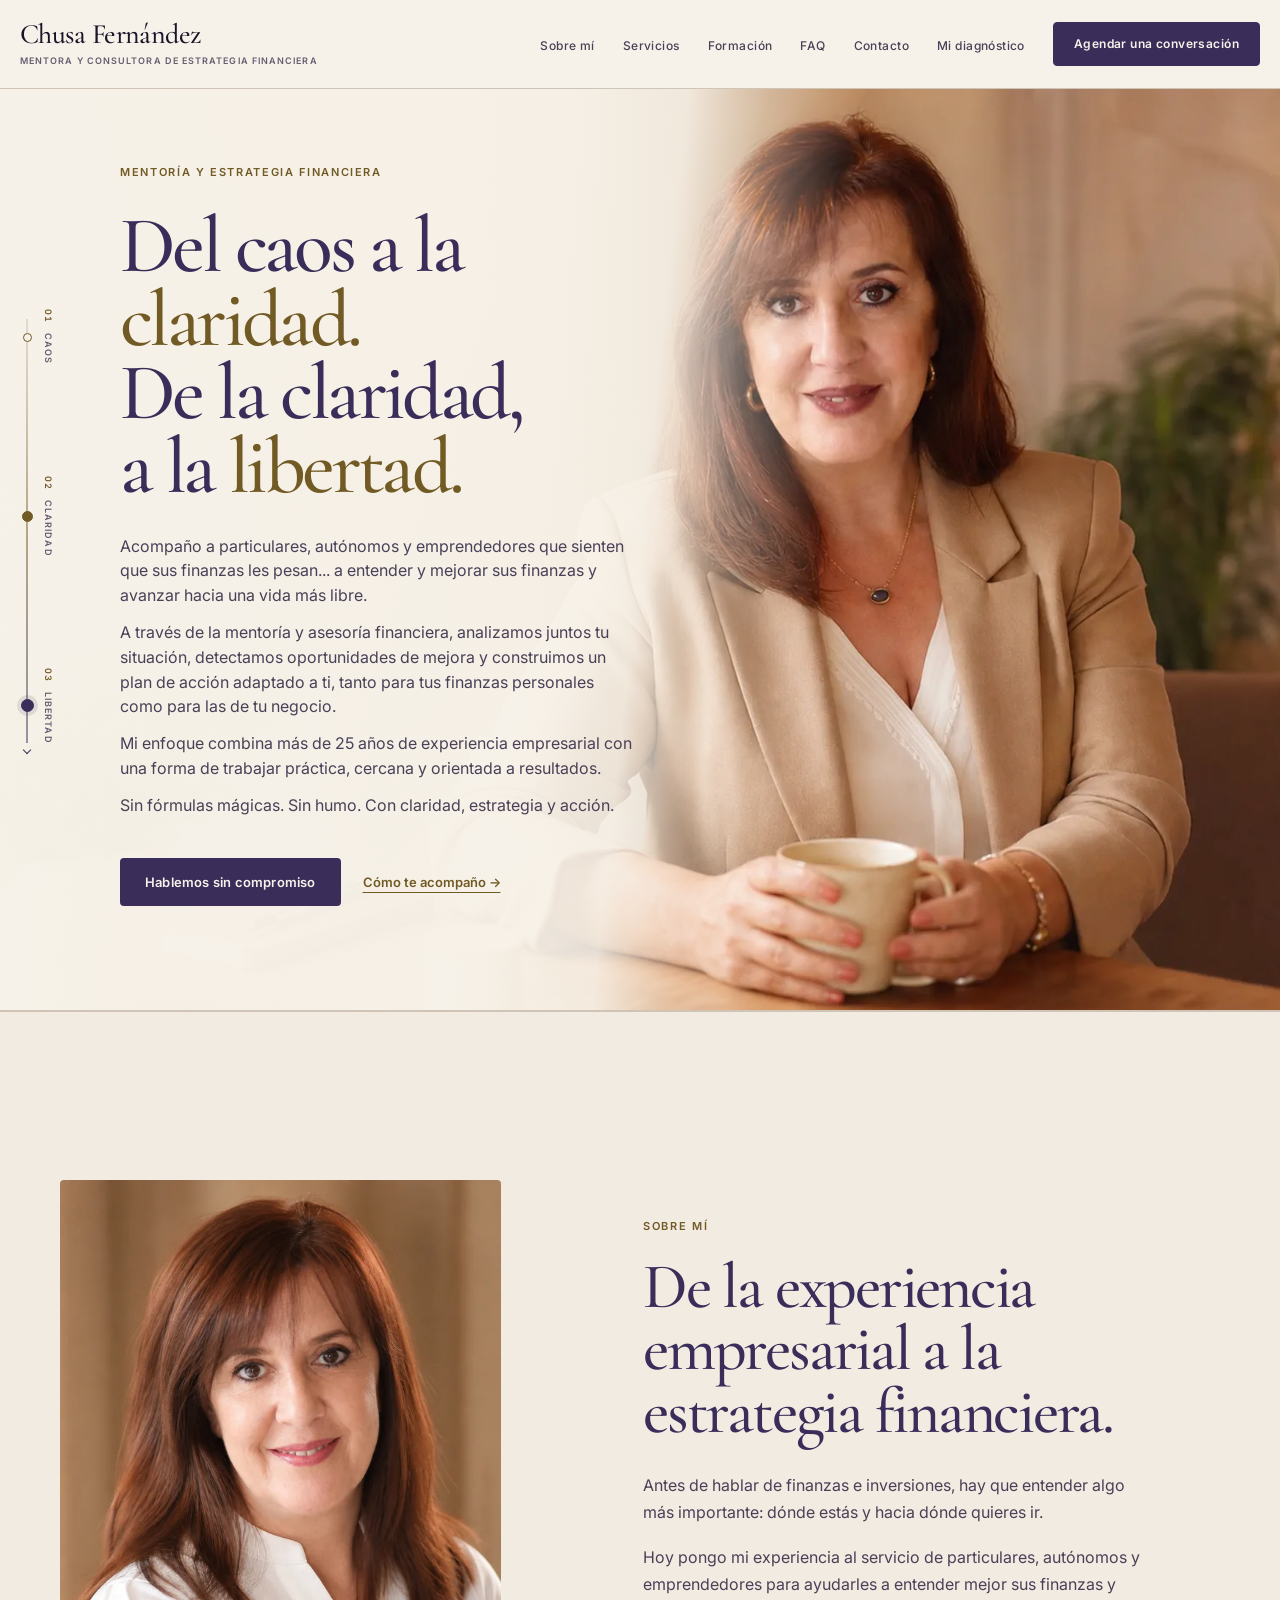
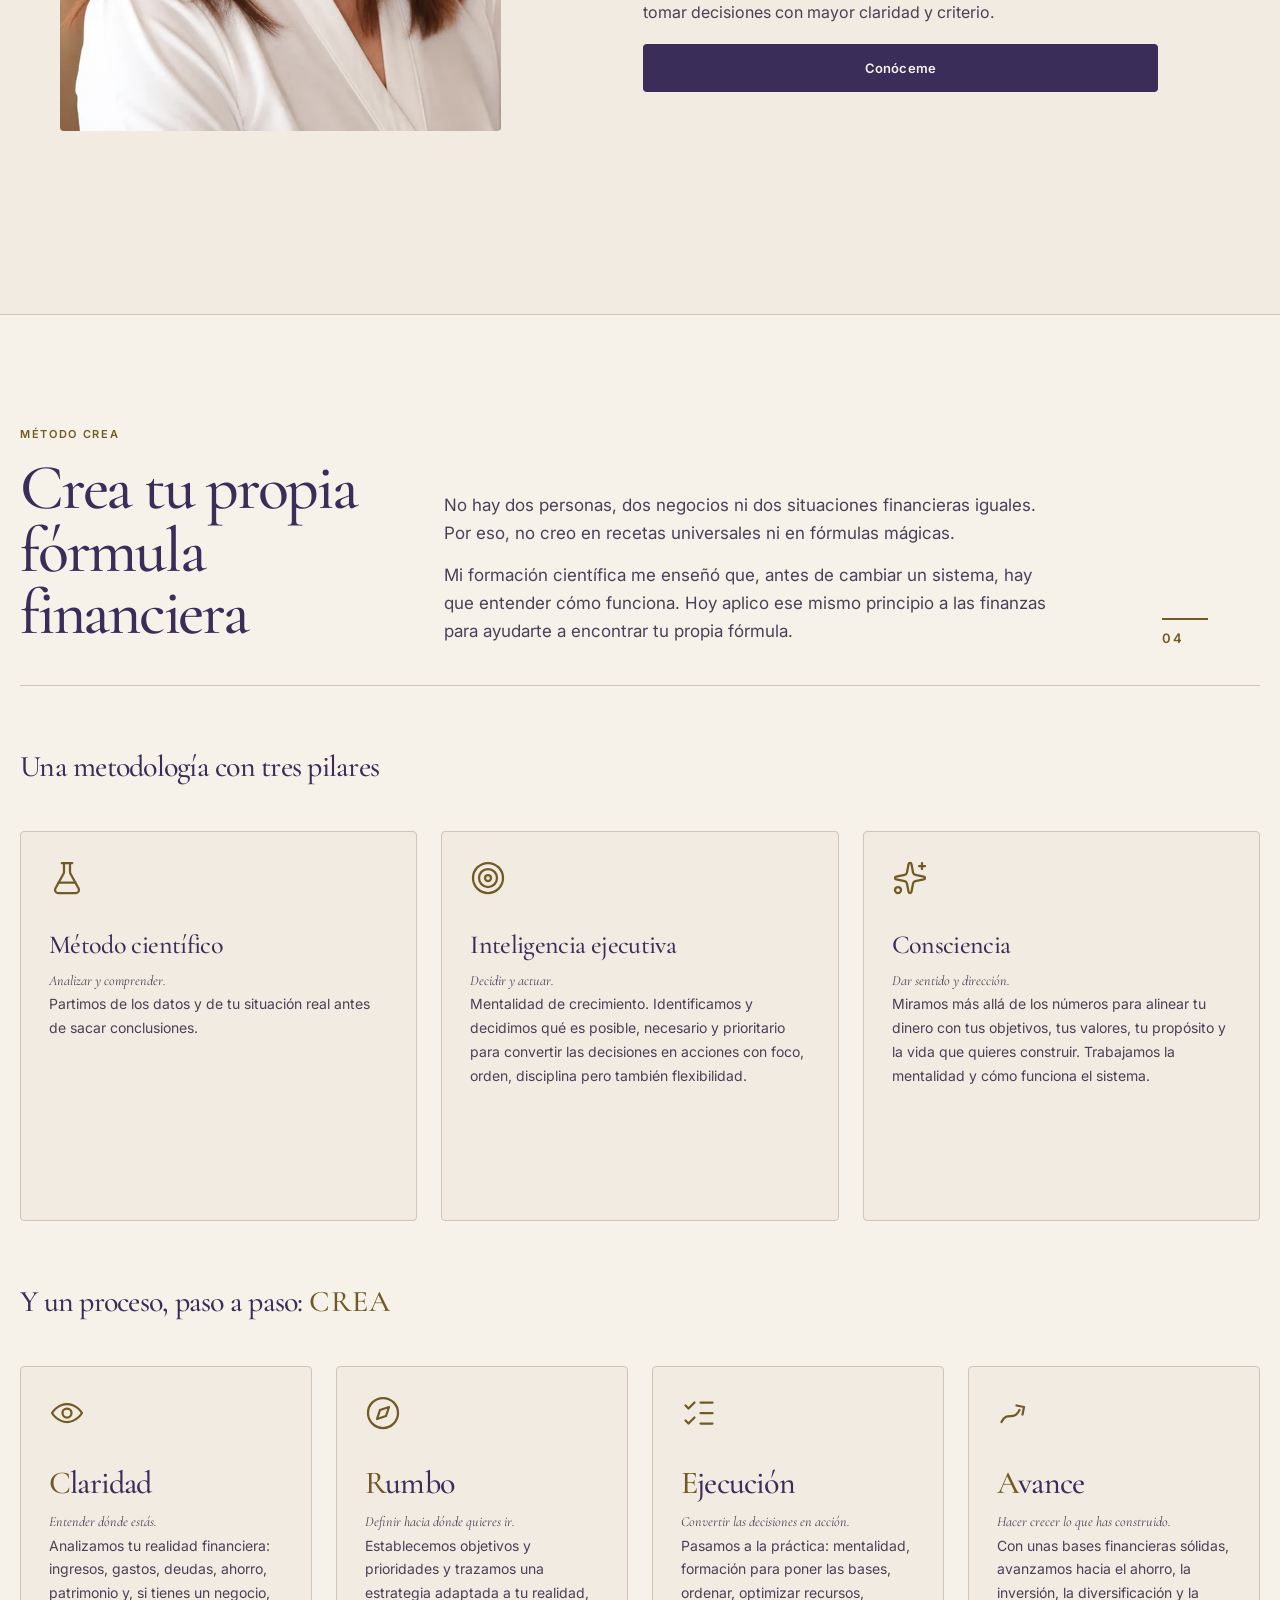
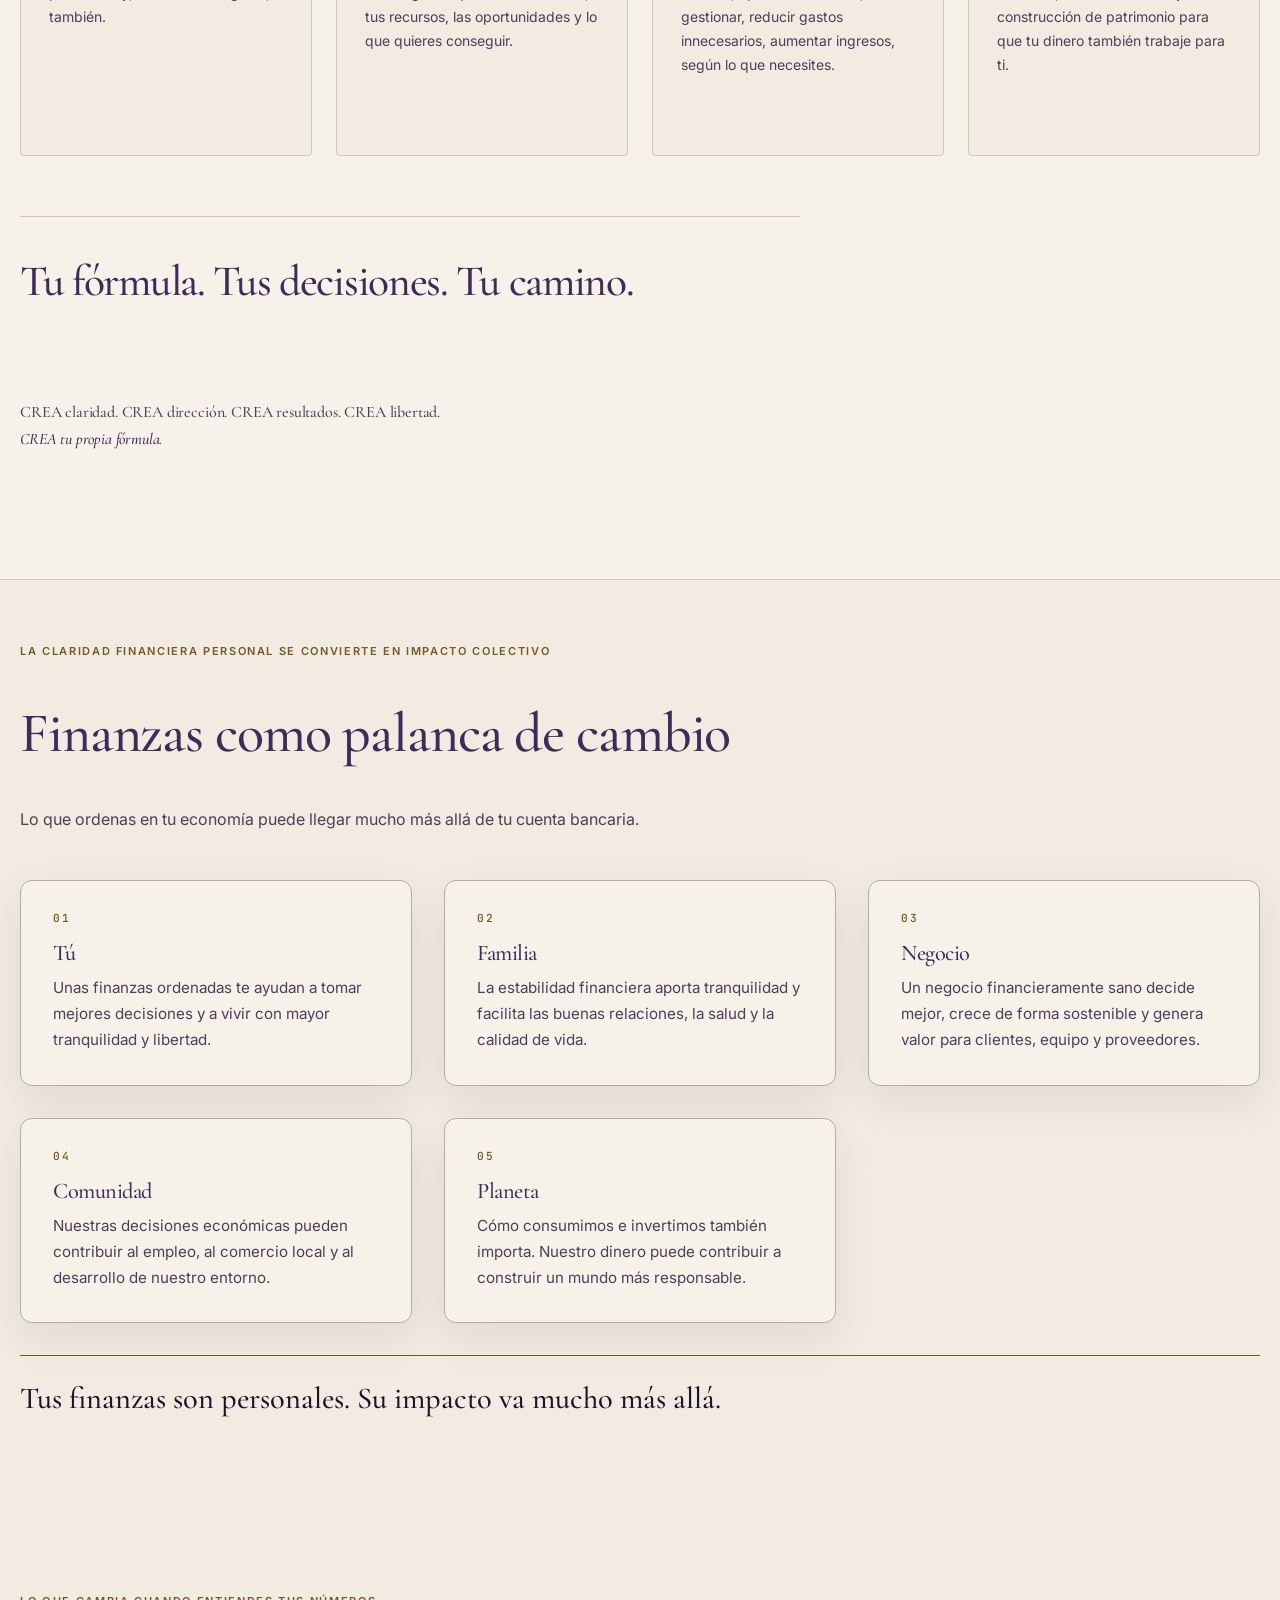
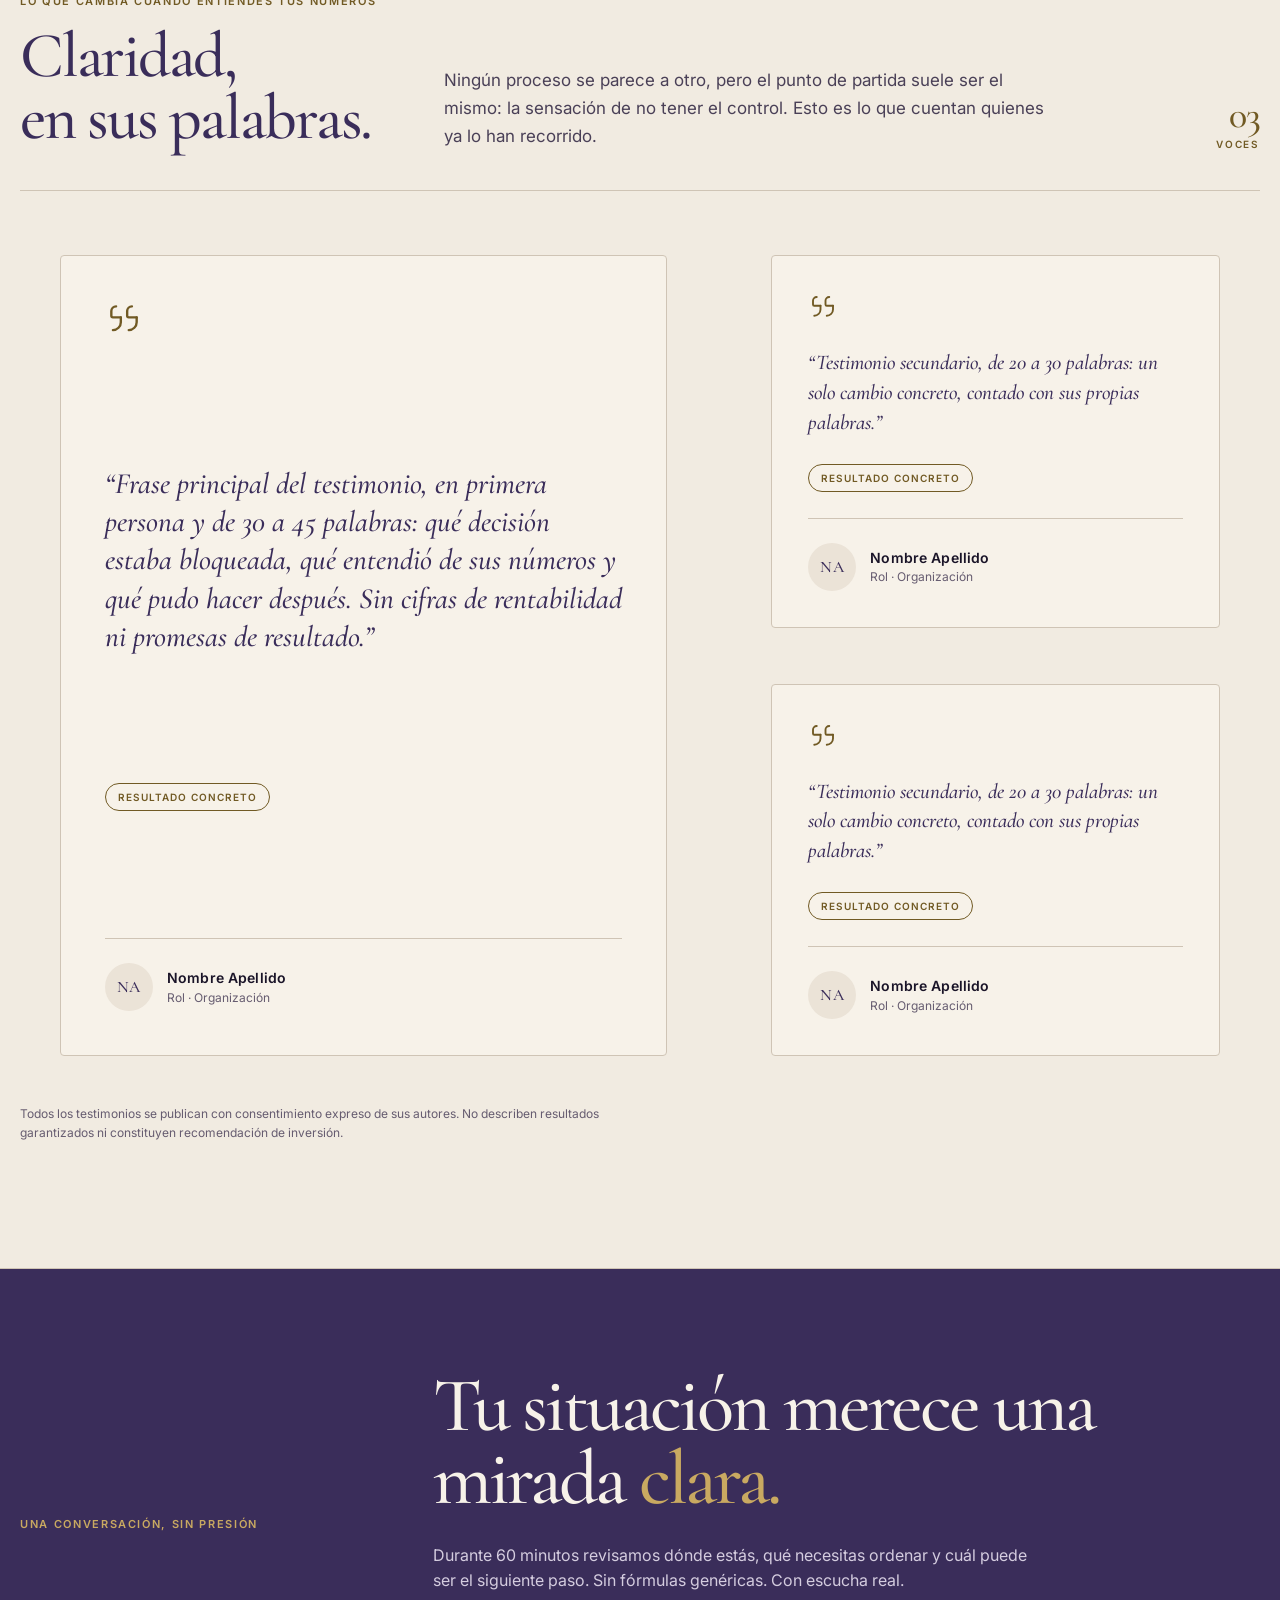
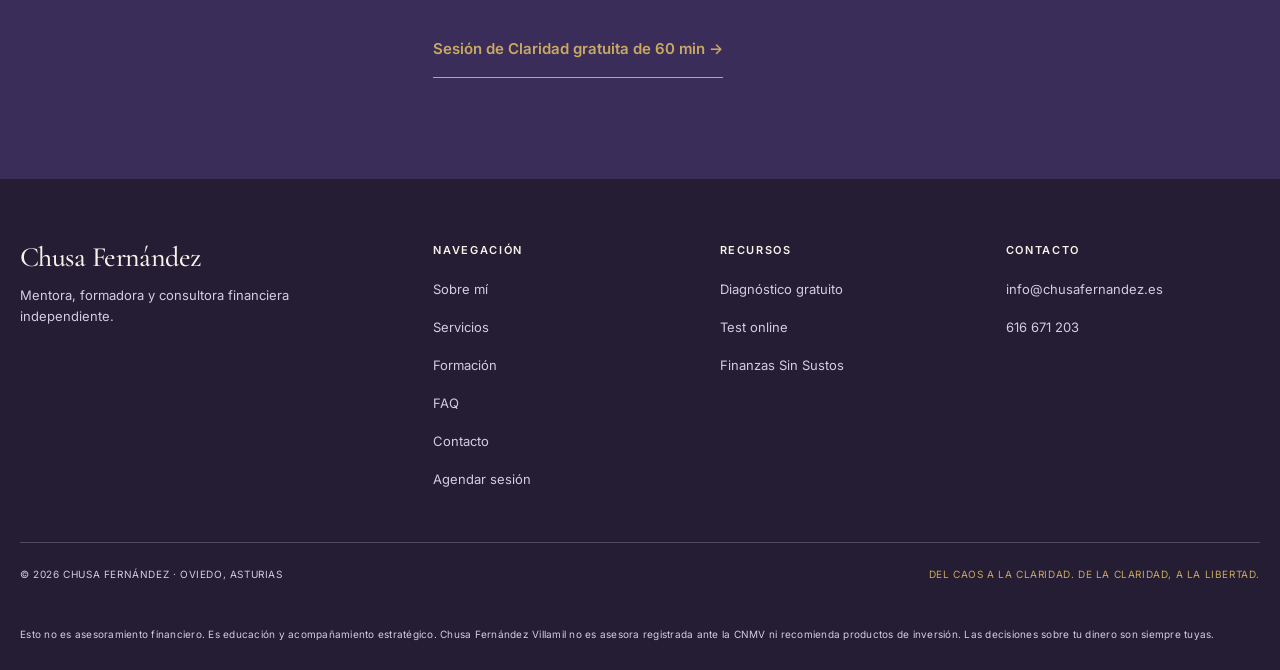
<file: index.html>
<!doctype html>
<html lang="es" data-theme="light" class="home">
<head>
  <meta charset="utf-8">
  <meta name="viewport" content="width=device-width, initial-scale=1">
  <meta name="description" content="Mentoría y estrategia financiera. Del caos a la claridad. De la claridad, a la libertad.">
  <title>Chusa Fernández · Mentoría y estrategia financiera</title>
<link rel="stylesheet" href="assets/css/alquimia.css">
  <link rel="preload" as="image" href="lumen-images/hero-principal-horizontal/hero-1920.webp" media="(min-width: 981px)">
  <link rel="preload" as="image" href="lumen-images/hero-principal-horizontal/hero-1280.webp" media="(max-width: 980px)">
  
</head>
<body>
  <a class="skip-link" href="#contenido">Saltar al contenido</a>
  <header class="site-header" aria-label="Cabecera principal">
    <div class="container header-inner">
      <a class="brand" href="index.html" aria-label="Chusa Fernández, inicio">
        <span class="brand-name">Chusa Fernández</span>
        <span class="brand-role">Mentora y consultora de estrategia financiera</span>
      </a>
      <button class="nav-toggle" type="button" aria-expanded="false" aria-controls="main-nav">
        <svg class="icon" aria-hidden="true" viewBox="0 0 24 24"><path d="M4 6h16M4 12h16M4 18h16"/></svg>
        <span class="sr-only nav-label">Abrir menú</span>
      </button>
      <nav id="main-nav" class="main-nav" aria-label="Navegación principal">
        <ul class="nav-list">
          <li><a href="sobre-mi.html">Sobre mí</a></li>
          <li><a href="servicios.html">Servicios</a></li>
          <li><a href="cursos.html">Formación</a></li>
          <li><a href="faq.html">FAQ</a></li>
          <li><a href="contacto.html">Contacto</a></li>
          <li><a href="diagnostico.html">Mi diagnóstico</a></li>
          <li><a class="nav-cta" href="agendar.html">Agendar una conversación</a></li>
        </ul>
      </nav>
    </div>
  </header>

  <main id="contenido">
    <section class="hero" id="inicio" data-payload-block="hero" aria-labelledby="hero-title">
      <div class="container hero-grid">
        <div class="hero-copy">
          <ol class="transformation-axis" aria-label="El proceso, en tres etapas: del caos a la claridad y de la claridad a la libertad">
            <li class="axis-point">
              <span class="axis-dot" aria-hidden="true"></span>
              <span class="axis-text"><span class="axis-step">01</span>Caos</span>
            </li>
            <li class="axis-point">
              <span class="axis-dot" aria-hidden="true"></span>
              <span class="axis-text"><span class="axis-step">02</span>Claridad</span>
            </li>
            <li class="axis-point">
              <span class="axis-dot" aria-hidden="true"></span>
              <span class="axis-text"><span class="axis-step">03</span>Libertad</span>
            </li>
          </ol>
          <div class="hero-main">
            <p class="eyebrow">Mentoría y estrategia financiera</p>
            <h1 id="hero-title"><span class="hero-line">Del caos a la</span><em class="hero-line">claridad.</em><span class="hero-line">De la claridad,</span><span class="hero-line">a la <em>libertad.</em></span></h1>
            <p class="hero-lead">Acompaño a particulares, autónomos y emprendedores que sienten que sus finanzas les pesan... a entender y mejorar sus finanzas y avanzar hacia una vida más libre.</p>
            <p class="hero-lead">A través de la mentoría y asesoría financiera, analizamos juntos tu situación, detectamos oportunidades de mejora y construimos un plan de acción adaptado a ti, tanto para tus finanzas personales como para las de tu negocio.</p>
            <p class="hero-lead">Mi enfoque combina más de 25 años de experiencia empresarial con una forma de trabajar práctica, cercana y orientada a resultados.</p>
            <p class="hero-lead">Sin fórmulas mágicas. Sin humo. Con claridad, estrategia y acción.</p>
            <div class="hero-actions">
              <a class="button button-primary" href="#sesion">Hablemos sin compromiso</a>
              <a class="text-link" href="#metodo">Cómo te acompaño →</a>
            </div>
          </div>
        </div>
        <div class="hero-image" role="img" aria-label="Chusa Fernández, mentora financiera, sentada en un espacio de trabajo luminoso"></div>
      </div>
    </section>

    <section class="about" id="sobre-mi" data-payload-block="about-preview" aria-labelledby="about-title">
      <div class="container about-grid">
        <figure class="about-image">
          <img src="lumen-images/retrato-editorial/retrato-1200.webp"
               srcset="lumen-images/retrato-editorial/retrato-600.webp 600w,
                       lumen-images/retrato-editorial/retrato-800.webp 800w,
                       lumen-images/retrato-editorial/retrato-1200.webp 1200w"
               sizes="(max-width: 980px) calc(100vw - 40px), min(42vw, 530px)"
               alt="Retrato editorial de Chusa Fernández con blusa blanca sobre un fondo cálido" width="1200" height="1500" loading="lazy" decoding="async">
        </figure>
        <div class="about-copy">
          <p class="eyebrow">Sobre mí</p>
          <h2 id="about-title">De la experiencia empresarial a la estrategia financiera.</h2>
          <p>Antes de hablar de finanzas e inversiones, hay que entender algo más importante: dónde estás y hacia dónde quieres ir.</p>
          <p>Hoy pongo mi experiencia al servicio de particulares, autónomos y emprendedores para ayudarles a entender mejor sus finanzas y tomar decisiones con mayor claridad y criterio.</p>
          <a class="button button-primary" href="sobre-mi.html">Conóceme</a>
        </div>
      </div>
    </section>

    <!-- metodo · La seccion anterior ("El metodo Alquimia") esta guardada en
         _archivo/seccion-metodo-alquimia.html, con instrucciones para volver a colocarla. -->
    <section class="methodology" id="metodo" data-payload-block="methodology" aria-labelledby="methodology-title">
      <div class="container">
        <header class="section-head">
          <div>
            <p class="eyebrow">M&eacute;todo CREA</p>
            <h2 id="methodology-title">Crea tu propia f&oacute;rmula financiera</h2>
          </div>
          <div class="section-intro">
            <p>No hay dos personas, dos negocios ni dos situaciones financieras iguales. Por eso, no creo en recetas universales ni en f&oacute;rmulas m&aacute;gicas.</p>
            <p>Mi formaci&oacute;n cient&iacute;fica me ense&ntilde;&oacute; que, antes de cambiar un sistema, hay que entender c&oacute;mo funciona. Hoy aplico ese mismo principio a las finanzas para ayudarte a encontrar tu propia f&oacute;rmula.</p>
          </div>
          <span class="service-mark" aria-hidden="true">04</span>
        </header>

        <h3 class="method-subhead" id="crea-pilares">Una metodolog&iacute;a con tres pilares</h3>
        <div class="method-grid method-grid--3" role="list" aria-labelledby="crea-pilares">
          <article class="method-card" role="listitem">
            <svg class="method-icon" viewBox="0 0 24 24" fill="none" stroke="currentColor" stroke-width="1.5" stroke-linecap="round" stroke-linejoin="round" aria-hidden="true"><path d="M14 2v6a2 2 0 0 0 .245.96l5.51 10.08A2 2 0 0 1 18 22H6a2 2 0 0 1-1.755-2.96l5.51-10.08A2 2 0 0 0 10 8V2"/><path d="M6.453 15h11.094"/><path d="M8.5 2h7"/></svg>
            <h4>M&eacute;todo cient&iacute;fico</h4>
            <p class="method-card__lead">Analizar y comprender.</p>
            <p>Partimos de los datos y de tu situaci&oacute;n real antes de sacar conclusiones.</p>
          </article>
          <article class="method-card" role="listitem">
            <svg class="method-icon" viewBox="0 0 24 24" fill="none" stroke="currentColor" stroke-width="1.5" stroke-linecap="round" stroke-linejoin="round" aria-hidden="true"><circle cx="12" cy="12" r="10"/><circle cx="12" cy="12" r="6"/><circle cx="12" cy="12" r="2"/></svg>
            <h4>Inteligencia ejecutiva</h4>
            <p class="method-card__lead">Decidir y actuar.</p>
            <p>Mentalidad de crecimiento. Identificamos y decidimos qu&eacute; es posible, necesario y prioritario para convertir las decisiones en acciones con foco, orden, disciplina pero tambi&eacute;n flexibilidad.</p>
          </article>
          <article class="method-card" role="listitem">
            <svg class="method-icon" viewBox="0 0 24 24" fill="none" stroke="currentColor" stroke-width="1.5" stroke-linecap="round" stroke-linejoin="round" aria-hidden="true"><path d="M11.017 2.814a1 1 0 0 1 1.966 0l1.051 5.558a2 2 0 0 0 1.594 1.594l5.558 1.051a1 1 0 0 1 0 1.966l-5.558 1.051a2 2 0 0 0-1.594 1.594l-1.051 5.558a1 1 0 0 1-1.966 0l-1.051-5.558a2 2 0 0 0-1.594-1.594l-5.558-1.051a1 1 0 0 1 0-1.966l5.558-1.051a2 2 0 0 0 1.594-1.594z"/><path d="M20 2v4"/><path d="M22 4h-4"/><circle cx="4" cy="20" r="2"/></svg>
            <h4>Consciencia</h4>
            <p class="method-card__lead">Dar sentido y direcci&oacute;n.</p>
            <p>Miramos m&aacute;s all&aacute; de los n&uacute;meros para alinear tu dinero con tus objetivos, tus valores, tu prop&oacute;sito y la vida que quieres construir. Trabajamos la mentalidad y c&oacute;mo funciona el sistema.</p>
          </article>
        </div>

        <h3 class="method-subhead" id="crea-proceso">Y un proceso, paso a paso: <em>CREA</em></h3>
        <div class="method-grid" role="list" aria-labelledby="crea-proceso">
          <article class="method-card" role="listitem">
            <svg class="method-icon" viewBox="0 0 24 24" fill="none" stroke="currentColor" stroke-width="1.5" stroke-linecap="round" stroke-linejoin="round" aria-hidden="true"><path d="M2 12s3.5-6 10-6 10 6 10 6-3.5 6-10 6S2 12 2 12Z"/><circle cx="12" cy="12" r="3"/></svg>
            <h4><span class="method-card__initial">C</span>laridad</h4>
            <p class="method-card__lead">Entender d&oacute;nde est&aacute;s.</p>
            <p>Analizamos tu realidad financiera: ingresos, gastos, deudas, ahorro, patrimonio y, si tienes un negocio, tambi&eacute;n.</p>
          </article>
          <article class="method-card" role="listitem">
            <svg class="method-icon" viewBox="0 0 24 24" fill="none" stroke="currentColor" stroke-width="1.5" stroke-linecap="round" stroke-linejoin="round" aria-hidden="true"><circle cx="12" cy="12" r="10"/><polygon points="16 8 14 14 8 16 10 10 16 8"/></svg>
            <h4><span class="method-card__initial">R</span>umbo</h4>
            <p class="method-card__lead">Definir hacia d&oacute;nde quieres ir.</p>
            <p>Establecemos objetivos y prioridades y trazamos una estrategia adaptada a tu realidad, tus recursos, las oportunidades y lo que quieres conseguir.</p>
          </article>
          <article class="method-card" role="listitem">
            <svg class="method-icon" viewBox="0 0 24 24" fill="none" stroke="currentColor" stroke-width="1.5" stroke-linecap="round" stroke-linejoin="round" aria-hidden="true"><path d="M13 5h8"/><path d="M13 12h8"/><path d="M13 19h8"/><path d="m3 17 2 2 4-4"/><path d="m3 7 2 2 4-4"/></svg>
            <h4><span class="method-card__initial">E</span>jecuci&oacute;n</h4>
            <p class="method-card__lead">Convertir las decisiones en acci&oacute;n.</p>
            <p>Pasamos a la pr&aacute;ctica: mentalidad, formaci&oacute;n para poner las bases, ordenar, optimizar recursos, gestionar, reducir gastos innecesarios, aumentar ingresos, seg&uacute;n lo que necesites.</p>
          </article>
          <article class="method-card" role="listitem">
            <svg class="method-icon" viewBox="0 0 24 24" fill="none" stroke="currentColor" stroke-width="1.5" stroke-linecap="round" stroke-linejoin="round" aria-hidden="true"><path d="M3 18c4-8 8 0 12-8"/><path d="m13 7 5 1-1 5"/></svg>
            <h4><span class="method-card__initial">A</span>vance</h4>
            <p class="method-card__lead">Hacer crecer lo que has construido.</p>
            <p>Con unas bases financieras s&oacute;lidas, avanzamos hacia el ahorro, la inversi&oacute;n, la diversificaci&oacute;n y la construcci&oacute;n de patrimonio para que tu dinero tambi&eacute;n trabaje para ti.</p>
          </article>
        </div>

        <div class="method-closing">
          <h3>Tu f&oacute;rmula. Tus decisiones. Tu camino.</h3>
          <p>El objetivo no es solo tener m&aacute;s dinero, sino entenderlo, gestionarlo y utilizarlo como una herramienta para vivir y decidir con mayor libertad, tranquilidad y prop&oacute;sito.</p>
          <p class="method-claim">CREA claridad. CREA direcci&oacute;n. CREA resultados. CREA libertad.<br><em>CREA tu propia f&oacute;rmula.</em></p>
        </div>
      </div>
    </section>

    <section class="section section--alt" aria-labelledby="impact-title">
      <div class="container">
        <div class="section__head">
          <p class="eyebrow">La claridad financiera personal se convierte en impacto colectivo</p>
          <h2 id="impact-title">Finanzas como palanca de cambio</h2>
          <p class="muted">Lo que ordenas en tu econom&iacute;a puede llegar mucho m&aacute;s all&aacute; de tu cuenta bancaria.</p>
        </div>
        <ol class="impact-chain">
          <li class="impact-step">
            <span class="impact-step__mark" aria-hidden="true">01</span>
            <h3>T&uacute;</h3>
            <p>Unas finanzas ordenadas te ayudan a tomar mejores decisiones y a vivir con mayor tranquilidad y libertad.</p>
          </li>
          <li class="impact-step">
            <span class="impact-step__mark" aria-hidden="true">02</span>
            <h3>Familia</h3>
            <p>La estabilidad financiera aporta tranquilidad y facilita las buenas relaciones, la salud y la calidad de vida.</p>
          </li>
          <li class="impact-step">
            <span class="impact-step__mark" aria-hidden="true">03</span>
            <h3>Negocio</h3>
            <p>Un negocio financieramente sano decide mejor, crece de forma sostenible y genera valor para clientes, equipo y proveedores.</p>
          </li>
          <li class="impact-step">
            <span class="impact-step__mark" aria-hidden="true">04</span>
            <h3>Comunidad</h3>
            <p>Nuestras decisiones econ&oacute;micas pueden contribuir al empleo, al comercio local y al desarrollo de nuestro entorno.</p>
          </li>
          <li class="impact-step">
            <span class="impact-step__mark" aria-hidden="true">05</span>
            <h3>Planeta</h3>
            <p>C&oacute;mo consumimos e invertimos tambi&eacute;n importa. Nuestro dinero puede contribuir a construir un mundo m&aacute;s responsable.</p>
          </li>
        </ol>
        <p class="impact-close">Tus finanzas son personales. Su impacto va mucho m&aacute;s all&aacute;.</p>
      </div>
    </section>

    <!-- ============================================================
         OPINIONES · CONTENIDO PROVISIONAL — NO PUBLICAR
         Los testimonios reales estan pendientes de Chusa (bloqueante
         en copy/04-copy-organizado-link-2026-07-21.md, seccion 6).
         Cada tarjeta mapea 1:1 con la coleccion `testimonios`:
         quote / result / person_name / role / organization / photo.
         Solo publicar registros con publication_consent = true.
         ============================================================ -->
    <section class="opinions" id="opiniones" data-payload-block="testimonios" data-placeholder="true" aria-labelledby="opinions-title">
      <div class="container">
        <header class="section-head">
          <div>
            <p class="eyebrow">Lo que cambia cuando entiendes tus n&uacute;meros</p>
            <h2 id="opinions-title">Claridad,<br>en sus palabras.</h2>
          </div>
          <p class="section-intro">Ning&uacute;n proceso se parece a otro, pero el punto de partida suele ser el mismo: la sensaci&oacute;n de no tener el control. Esto es lo que cuentan quienes ya lo han recorrido.</p>
          <p class="section-index" aria-hidden="true"><b>03</b><span>voces</span></p>
        </header>
        <div class="opinion-grid">
          <figure class="opinion-card opinion-card--featured">
            <svg class="opinion-glyph" viewBox="0 0 24 24" fill="none" stroke="currentColor" stroke-width="1.5" stroke-linecap="round" stroke-linejoin="round" aria-hidden="true"><path d="M10 11H5a1 1 0 0 1-1-1V7a3 3 0 0 1 3-3"/><path d="M10 11v3a5 5 0 0 1-5 5"/><path d="M20 11h-5a1 1 0 0 1-1-1V7a3 3 0 0 1 3-3"/><path d="M20 11v3a5 5 0 0 1-5 5"/></svg>
            <blockquote class="opinion-quote">&ldquo;Frase principal del testimonio, en primera persona y de 30 a 45 palabras: qu&eacute; decisi&oacute;n estaba bloqueada, qu&eacute; entendi&oacute; de sus n&uacute;meros y qu&eacute; pudo hacer despu&eacute;s. Sin cifras de rentabilidad ni promesas de resultado.&rdquo;</blockquote>
            <p class="opinion-result">Resultado concreto</p>
            <figcaption class="opinion-person">
              <span class="opinion-avatar" aria-hidden="true">NA</span>
              <span>
                <span class="opinion-name">Nombre Apellido</span>
                <span class="opinion-role">Rol &middot; Organizaci&oacute;n</span>
              </span>
            </figcaption>
          </figure>
          <figure class="opinion-card">
            <svg class="opinion-glyph" viewBox="0 0 24 24" fill="none" stroke="currentColor" stroke-width="1.5" stroke-linecap="round" stroke-linejoin="round" aria-hidden="true"><path d="M10 11H5a1 1 0 0 1-1-1V7a3 3 0 0 1 3-3"/><path d="M10 11v3a5 5 0 0 1-5 5"/><path d="M20 11h-5a1 1 0 0 1-1-1V7a3 3 0 0 1 3-3"/><path d="M20 11v3a5 5 0 0 1-5 5"/></svg>
            <blockquote class="opinion-quote">&ldquo;Testimonio secundario, de 20 a 30 palabras: un solo cambio concreto, contado con sus propias palabras.&rdquo;</blockquote>
            <p class="opinion-result">Resultado concreto</p>
            <figcaption class="opinion-person">
              <span class="opinion-avatar" aria-hidden="true">NA</span>
              <span>
                <span class="opinion-name">Nombre Apellido</span>
                <span class="opinion-role">Rol &middot; Organizaci&oacute;n</span>
              </span>
            </figcaption>
          </figure>
          <figure class="opinion-card">
            <svg class="opinion-glyph" viewBox="0 0 24 24" fill="none" stroke="currentColor" stroke-width="1.5" stroke-linecap="round" stroke-linejoin="round" aria-hidden="true"><path d="M10 11H5a1 1 0 0 1-1-1V7a3 3 0 0 1 3-3"/><path d="M10 11v3a5 5 0 0 1-5 5"/><path d="M20 11h-5a1 1 0 0 1-1-1V7a3 3 0 0 1 3-3"/><path d="M20 11v3a5 5 0 0 1-5 5"/></svg>
            <blockquote class="opinion-quote">&ldquo;Testimonio secundario, de 20 a 30 palabras: un solo cambio concreto, contado con sus propias palabras.&rdquo;</blockquote>
            <p class="opinion-result">Resultado concreto</p>
            <figcaption class="opinion-person">
              <span class="opinion-avatar" aria-hidden="true">NA</span>
              <span>
                <span class="opinion-name">Nombre Apellido</span>
                <span class="opinion-role">Rol &middot; Organizaci&oacute;n</span>
              </span>
            </figcaption>
          </figure>
        </div>
        <p class="opinion-consent">Todos los testimonios se publican con consentimiento expreso de sus autores. No describen resultados garantizados ni constituyen recomendaci&oacute;n de inversi&oacute;n.</p>
      </div>
    </section>
    <section class="closing" id="sesion" data-payload-block="final-cta" aria-labelledby="closing-title">
      <div class="container closing-inner">
        <p class="eyebrow">Una conversación, sin presión</p>
        <div class="closing-copy">
          <h2 id="closing-title">Tu situación merece una mirada <em>clara.</em></h2>
          <p>Durante 60 minutos revisamos dónde estás, qué necesitas ordenar y cuál puede ser el siguiente paso. Sin fórmulas genéricas. Con escucha real.</p>
          <a class="closing-link" href="agendar.html">Sesión de Claridad gratuita de 60 min →</a>
        </div>
      </div>
    </section>
  </main>

  <footer class="site-footer">
    <div class="container footer-inner">
      <div class="footer-nav-grid">
        <div class="footer-brand">
          <span class="brand-name">Chusa Fernández</span>
          <p>Mentora, formadora y consultora financiera independiente.</p>
        </div>
        <div class="footer-col">
          <h2>Navegación</h2>
          <nav aria-label="Navegación del pie">
            <a href="sobre-mi.html">Sobre mí</a>
            <a href="servicios.html">Servicios</a>
            <a href="cursos.html">Formación</a>
            <a href="faq.html">FAQ</a>
            <a href="contacto.html">Contacto</a>
            <a href="agendar.html">Agendar sesión</a>
          </nav>
        </div>
        <div class="footer-col">
          <h2>Recursos</h2>
          <nav aria-label="Recursos">
            <a href="lead-magnet.html">Diagnóstico gratuito</a>
            <a href="diagnostico.html">Test online</a>
            <a href="infoproducto.html">Finanzas Sin Sustos</a>
          </nav>
        </div>
        <div class="footer-col">
          <h2>Contacto</h2>
          <address>
            <a href="mailto:info@chusafernandez.es">info@chusafernandez.es</a>
            <a href="tel:+34616671203">616 671 203</a>
          </address>
        </div>
      </div>
      <div class="footer-meta">
        <span>© 2026 Chusa Fernández · Oviedo, Asturias</span>
        <span class="footer-claim">Del caos a la claridad. De la claridad, a la libertad.</span>
      </div>
      <p class="footer-disclaimer">Esto no es asesoramiento financiero. Es educación y acompañamiento estratégico. Chusa Fernández Villamil no es asesora registrada ante la CNMV ni recomienda productos de inversión. Las decisiones sobre tu dinero son siempre tuyas.</p>
    </div>
  </footer>

  <script>
  (function () {
    var reduce = window.matchMedia && window.matchMedia('(prefers-reduced-motion: reduce)').matches;
    if (reduce || !('IntersectionObserver' in window)) return;

    // [selector, paso de stagger entre hermanos, retardo base]
    var PLAN = [
      ['.hero .eyebrow',            0,    80],
      ['.hero h1 .hero-line',       90,  200],
      ['.hero-lead',                0,   620],
      ['.hero-actions',             0,   740],
      ['.axis-point',               170, 520],
      ['.section-head > *',         100,   0],
      ['.service-item',             0,     0],
      ['.about-image, .about-copy', 140,   0],
      ['.trust-card',               100,   0],
      ['.method-subhead',           0,     0],
      ['.method-card',              100,   0],
      ['.method-closing > *',       110,   0],
      ['.opinion-card',             110,   0],
      ['.closing-inner > *',        120,   0]
    ];

    var targets = [];
    PLAN.forEach(function (rule) {
      var counters = new Map();
      document.querySelectorAll(rule[0]).forEach(function (el) {
        if (el.hasAttribute('data-anim')) return;      // una sola regla por elemento
        var i = counters.get(el.parentNode) || 0;      // el stagger cuenta por padre
        counters.set(el.parentNode, i + 1);
        el.setAttribute('data-anim', '');
        el.style.setProperty('--anim-delay', (rule[2] + i * rule[1]) + 'ms');
        targets.push(el);
      });
    });

    document.documentElement.classList.add('has-anim');

    var io = new IntersectionObserver(function (entries) {
      entries.forEach(function (entry) {
        if (!entry.isIntersecting) return;
        entry.target.classList.add('is-in');
        io.unobserve(entry.target);                     // se revela una vez, no en bucle
      });
    }, { threshold: 0.12, rootMargin: '0px 0px -10% 0px' });

    requestAnimationFrame(function () {
      requestAnimationFrame(function () {
        targets.forEach(function (el) {
          // el hero ya esta en pantalla al cargar: entra solo, sin esperar scroll
          if (el.closest('.hero')) el.classList.add('is-in');
          else io.observe(el);
        });
        var axis = document.querySelector('.transformation-axis');
        if (axis) axis.classList.add('is-drawn');
      });
    });
  })();
  </script>
  <script src="assets/js/alquimia.js"></script>
</body>
</html>
</file>
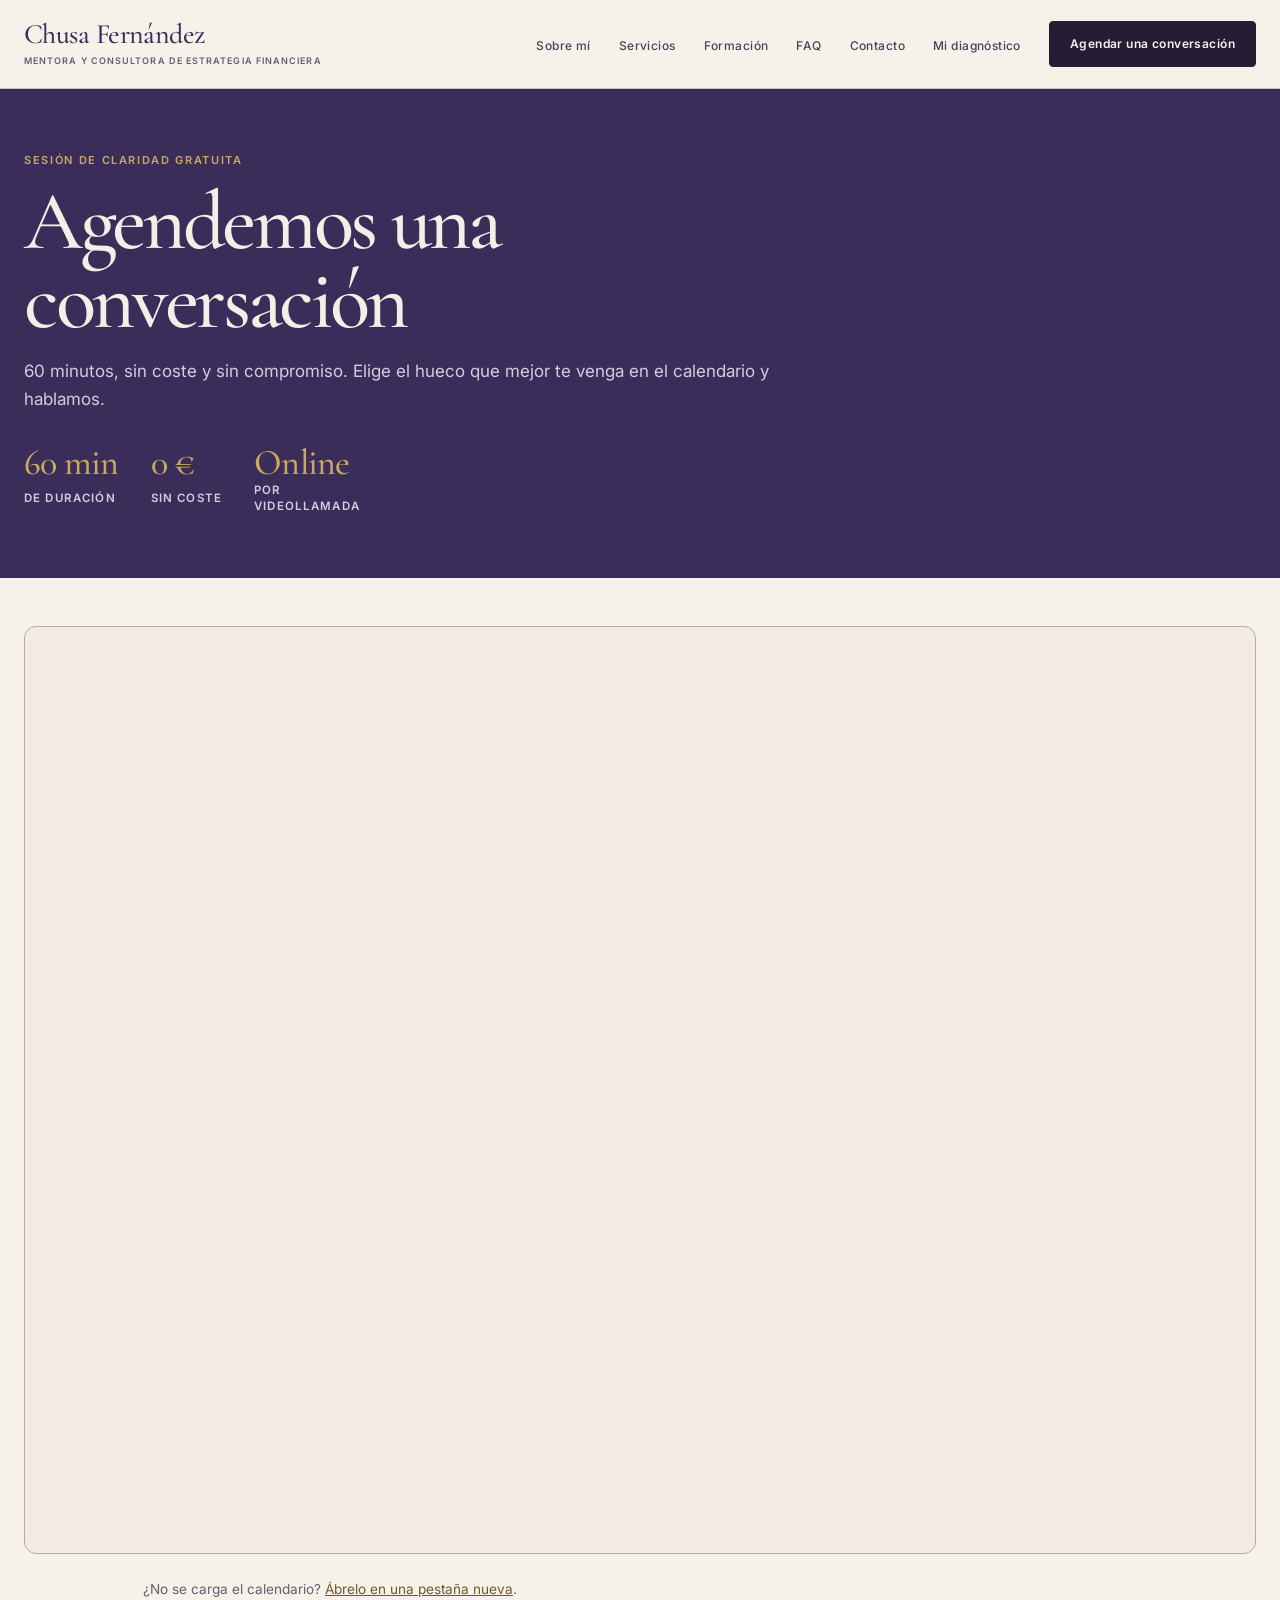
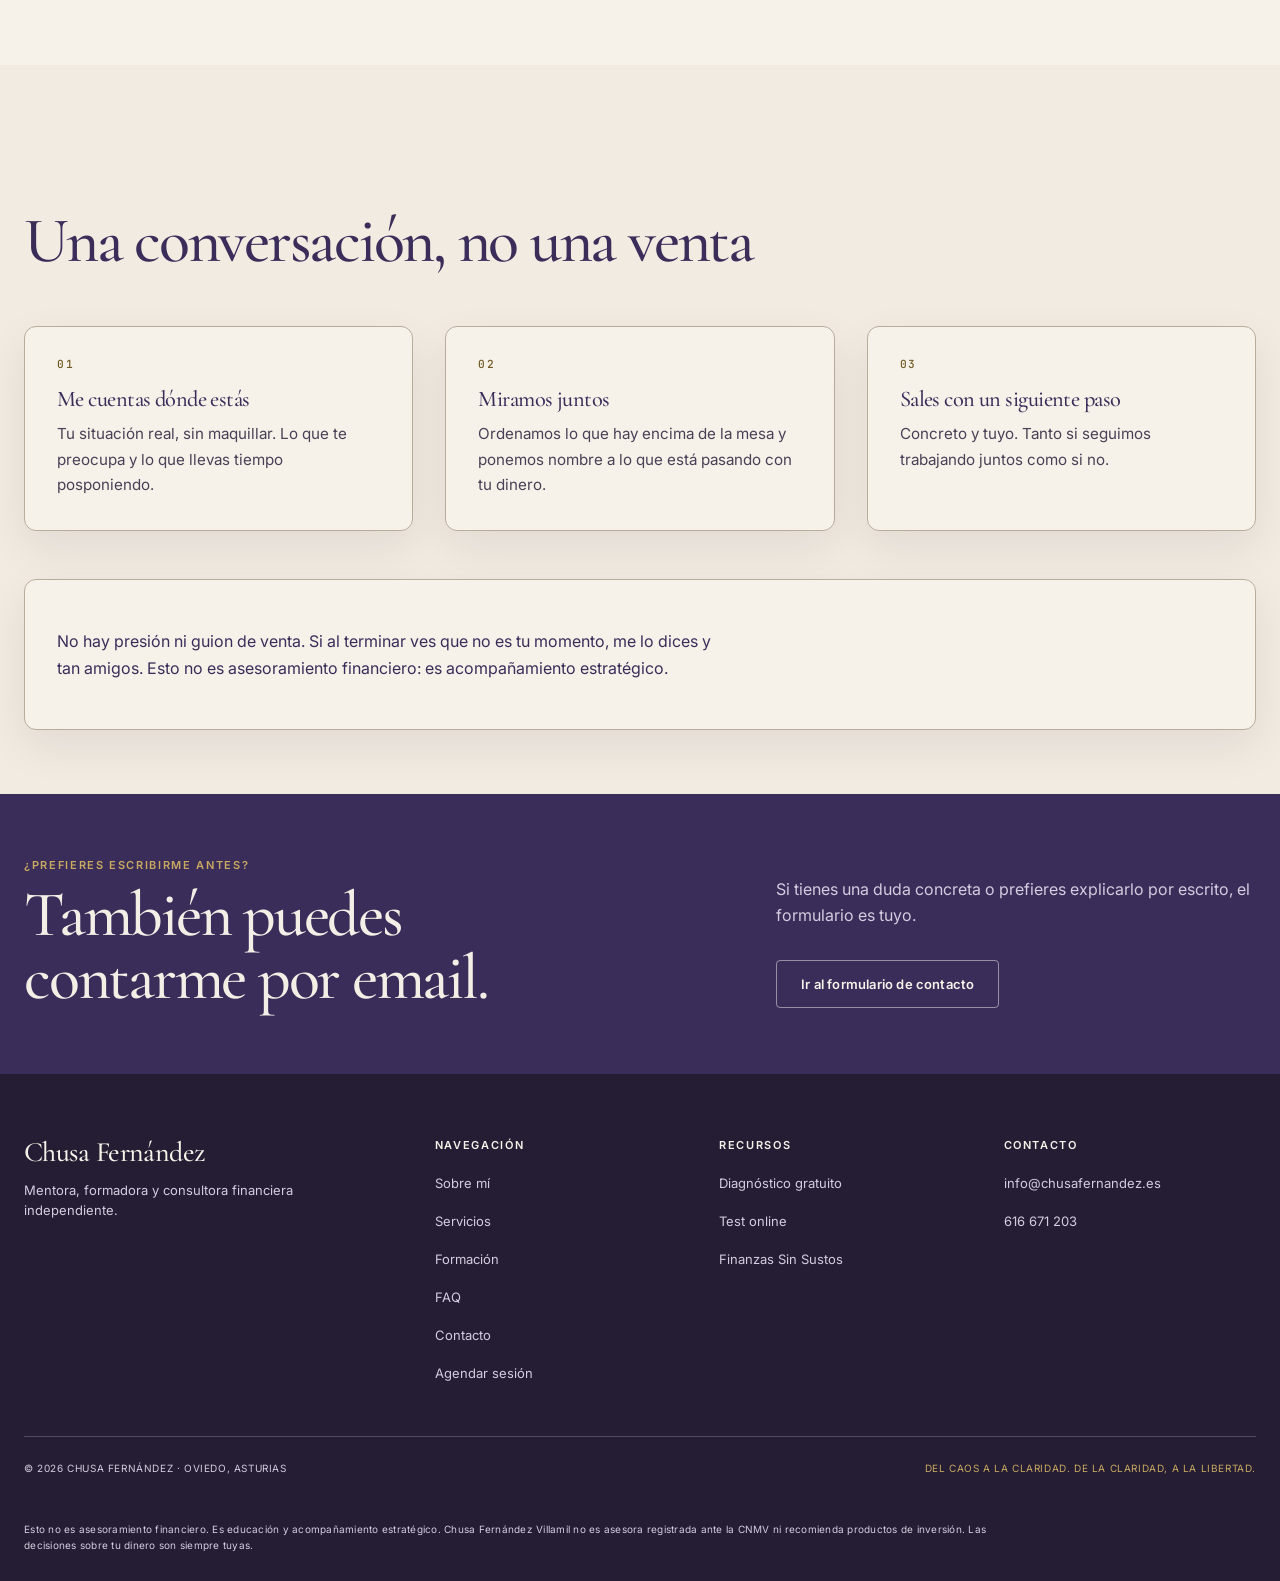
<file: agendar.html>
<!doctype html>
<html lang="es" data-theme="light">

<head>
    <meta charset="utf-8">
    <meta name="viewport" content="width=device-width,initial-scale=1">
    <meta name="theme-color" content="#F7F2E9">
    <title>Agendar una conversación · Chusa Fernández | Sesión de Claridad gratuita</title>
    <meta name="description"
        content="Reserva tu sesión de Claridad gratuita de 60 minutos. Sin coste y sin compromiso: una conversación para entender dónde estás y cuál es tu siguiente paso.">
    <link rel="stylesheet" href="assets/css/alquimia.css">
</head>

<body>
    <a class="skip-link" href="#main">Saltar al contenido</a>
  <header class="site-header" aria-label="Cabecera principal">
    <div class="container header-inner">
      <a class="brand" href="index.html" aria-label="Chusa Fernández, inicio">
        <span class="brand-name">Chusa Fernández</span>
        <span class="brand-role">Mentora y consultora de estrategia financiera</span>
      </a>
      <button class="nav-toggle" type="button" aria-expanded="false" aria-controls="main-nav">
        <svg class="icon" aria-hidden="true" viewBox="0 0 24 24"><path d="M4 6h16M4 12h16M4 18h16"/></svg>
        <span class="sr-only nav-label">Abrir menú</span>
      </button>
      <nav id="main-nav" class="main-nav" aria-label="Navegación principal">
        <ul class="nav-list">
          <li><a href="sobre-mi.html">Sobre mí</a></li>
          <li><a href="servicios.html">Servicios</a></li>
          <li><a href="cursos.html">Formación</a></li>
          <li><a href="faq.html">FAQ</a></li>
          <li><a href="contacto.html">Contacto</a></li>
          <li><a href="diagnostico.html">Mi diagnóstico</a></li>
          <li><a class="nav-cta" href="agendar.html" aria-current="page">Agendar una conversación</a></li>
        </ul>
      </nav>
    </div>
  </header>
    <main id="main">
        <section class="page-hero" data-theme="dark">
            <div class="container">
                <p class="eyebrow">Sesión de Claridad gratuita</p>
                <h1>Agendemos una conversación</h1>
                <p class="page-hero__lead">60 minutos, sin coste y sin compromiso. Elige el hueco que mejor te venga
                    en el calendario y hablamos.</p>
                <ul class="session-facts" aria-label="Detalles de la sesión">
                    <li><span class="session-facts__value">60 min</span><span class="session-facts__label">de
                            duración</span></li>
                    <li><span class="session-facts__value">0 €</span><span class="session-facts__label">sin
                            coste</span></li>
                    <li><span class="session-facts__value">Online</span><span class="session-facts__label">por
                            videollamada</span></li>
                </ul>
            </div>
        </section>

        <section class="section booking" aria-labelledby="booking-title">
            <div class="container">
                <h2 id="booking-title" class="sr-only">Elige fecha y hora</h2>
                <iframe class="calendly booking__frame"
                    title="Calendario de Chusa Fernández para reservar una sesión de Claridad gratuita"
                    src="https://calendly.com/chusafvillamil/sesion-gratuita-de-claridad" loading="lazy"></iframe>
                <p class="booking__fallback">¿No se carga el calendario?
                    <a href="https://calendly.com/chusafvillamil/sesion-gratuita-de-claridad" target="_blank"
                        rel="noopener">Ábrelo en una pestaña nueva</a>.
                </p>
            </div>
        </section>

        <section class="section section--alt" aria-labelledby="como-title">
            <div class="container">
                <div class="section__head">
                    <p class="eyebrow">Qué pasa en esos 60 minutos</p>
                    <h2 id="como-title">Una conversación, no una venta</h2>
                </div>
                <ol class="impact-chain">
                    <li class="impact-step">
                        <span class="impact-step__mark" aria-hidden="true">01</span>
                        <h3>Me cuentas dónde estás</h3>
                        <p>Tu situación real, sin maquillar. Lo que te preocupa y lo que llevas tiempo posponiendo.</p>
                    </li>
                    <li class="impact-step">
                        <span class="impact-step__mark" aria-hidden="true">02</span>
                        <h3>Miramos juntos</h3>
                        <p>Ordenamos lo que hay encima de la mesa y ponemos nombre a lo que está pasando con tu
                            dinero.</p>
                    </li>
                    <li class="impact-step">
                        <span class="impact-step__mark" aria-hidden="true">03</span>
                        <h3>Sales con un siguiente paso</h3>
                        <p>Concreto y tuyo. Tanto si seguimos trabajando juntos como si no.</p>
                    </li>
                </ol>
                <div class="callout">
                    <p>No hay presión ni guion de venta. Si al terminar ves que no es tu momento, me lo dices y
                        tan amigos. Esto no es asesoramiento financiero: es acompañamiento estratégico.</p>
                </div>
            </div>
        </section>

        <section class="cta-band" data-theme="dark">
            <div class="container cta-band__inner">
                <div>
                    <p class="eyebrow">¿Prefieres escribirme antes?</p>
                    <h2>También puedes contarme por email.</h2>
                </div>
                <div>
                    <p>Si tienes una duda concreta o prefieres explicarlo por escrito, el formulario es tuyo.</p>
                    <div class="actions">
                        <a class="btn btn--ghost" href="contacto.html">Ir al formulario de contacto</a>
                    </div>
                </div>
            </div>
        </section>
    </main>
    <footer class="site-footer">
    <div class="container footer-inner">
      <div class="footer-nav-grid">
        <div class="footer-brand">
          <span class="brand-name">Chusa Fernández</span>
          <p>Mentora, formadora y consultora financiera independiente.</p>
        </div>
        <div class="footer-col">
          <h2>Navegación</h2>
          <nav aria-label="Navegación del pie">
            <a href="sobre-mi.html">Sobre mí</a>
            <a href="servicios.html">Servicios</a>
            <a href="cursos.html">Formación</a>
            <a href="faq.html">FAQ</a>
            <a href="contacto.html">Contacto</a>
            <a href="agendar.html">Agendar sesión</a>
          </nav>
        </div>
        <div class="footer-col">
          <h2>Recursos</h2>
          <nav aria-label="Recursos">
            <a href="lead-magnet.html">Diagnóstico gratuito</a>
            <a href="diagnostico.html">Test online</a>
            <a href="infoproducto.html">Finanzas Sin Sustos</a>
          </nav>
        </div>
        <div class="footer-col">
          <h2>Contacto</h2>
          <address>
            <a href="mailto:info@chusafernandez.es">info@chusafernandez.es</a>
            <a href="tel:+34616671203">616 671 203</a>
          </address>
        </div>
      </div>
      <div class="footer-meta">
        <span>© 2026 Chusa Fernández · Oviedo, Asturias</span>
        <span class="footer-claim">Del caos a la claridad. De la claridad, a la libertad.</span>
      </div>
      <p class="footer-disclaimer">Esto no es asesoramiento financiero. Es educación y acompañamiento estratégico. Chusa Fernández Villamil no es asesora registrada ante la CNMV ni recomienda productos de inversión. Las decisiones sobre tu dinero son siempre tuyas.</p>
    </div>
  </footer>
    <script src="assets/js/alquimia.js"></script>
</body>

</html>
</file>
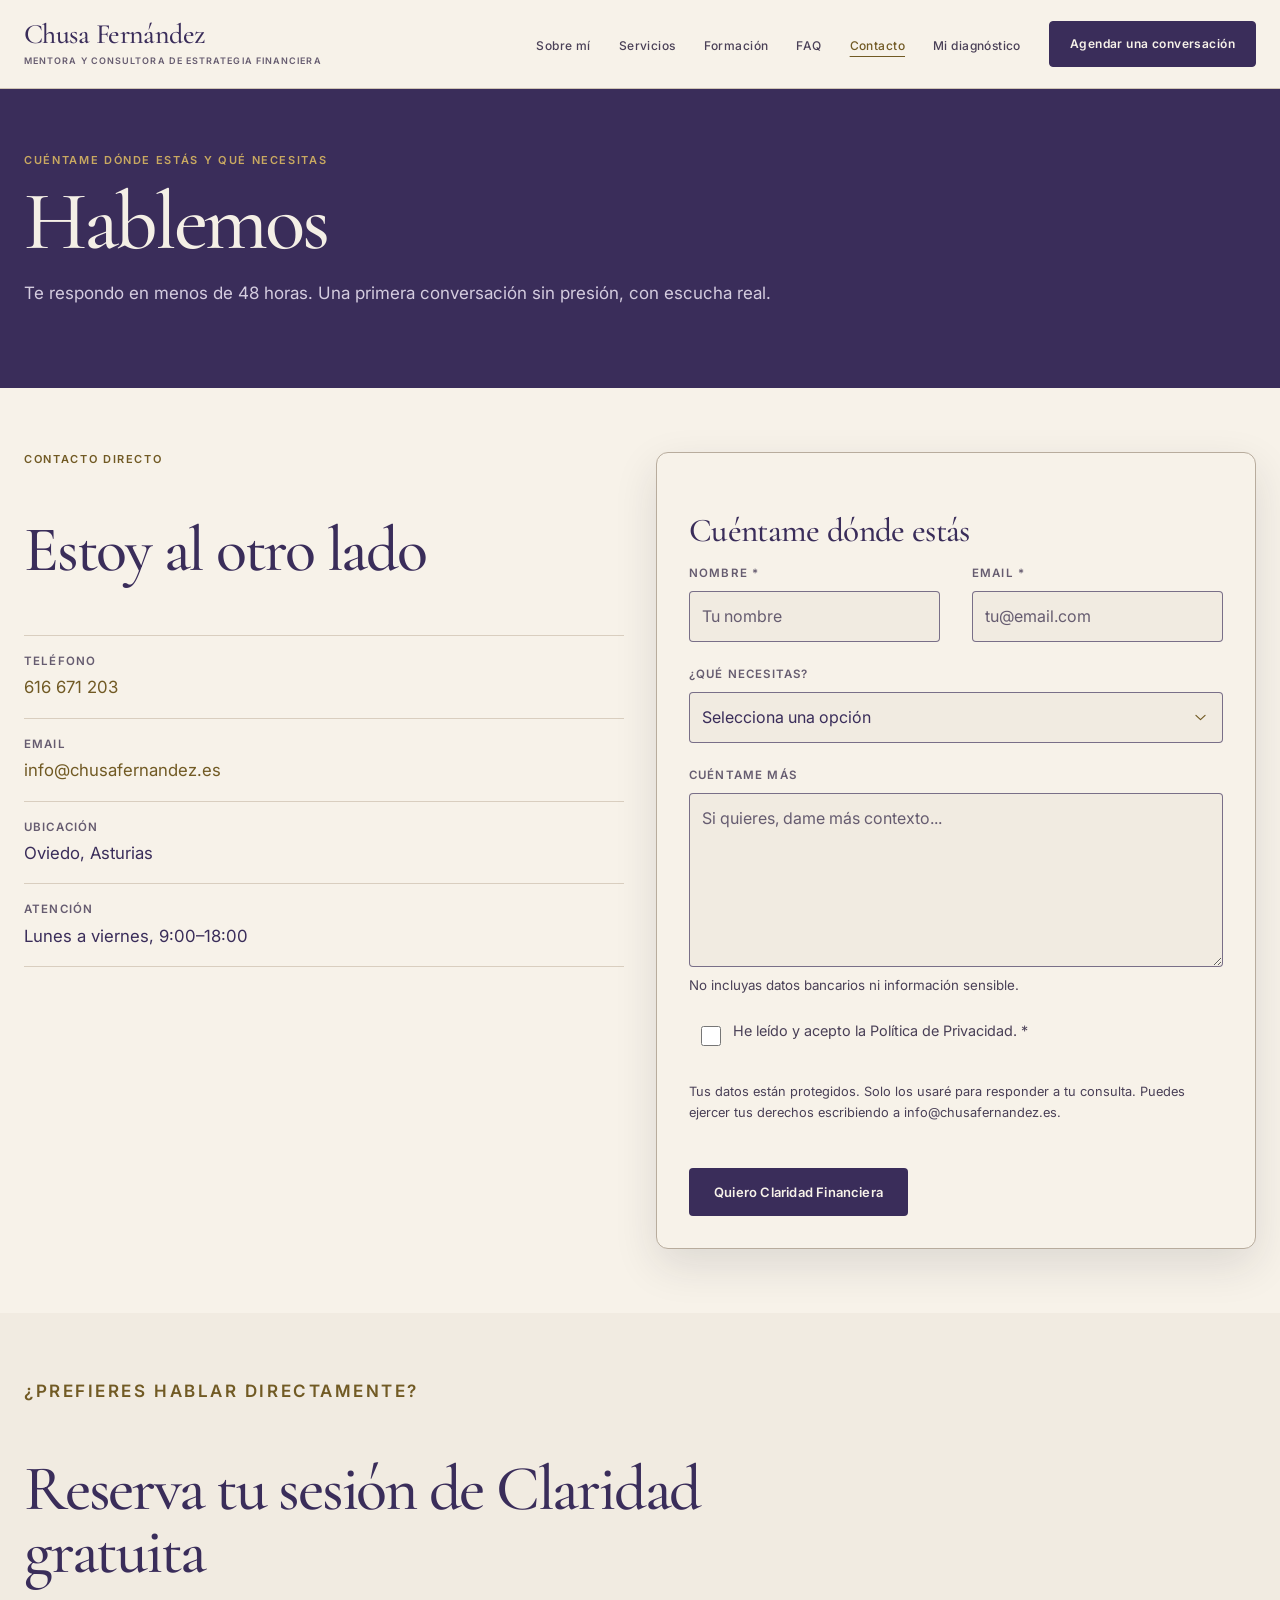
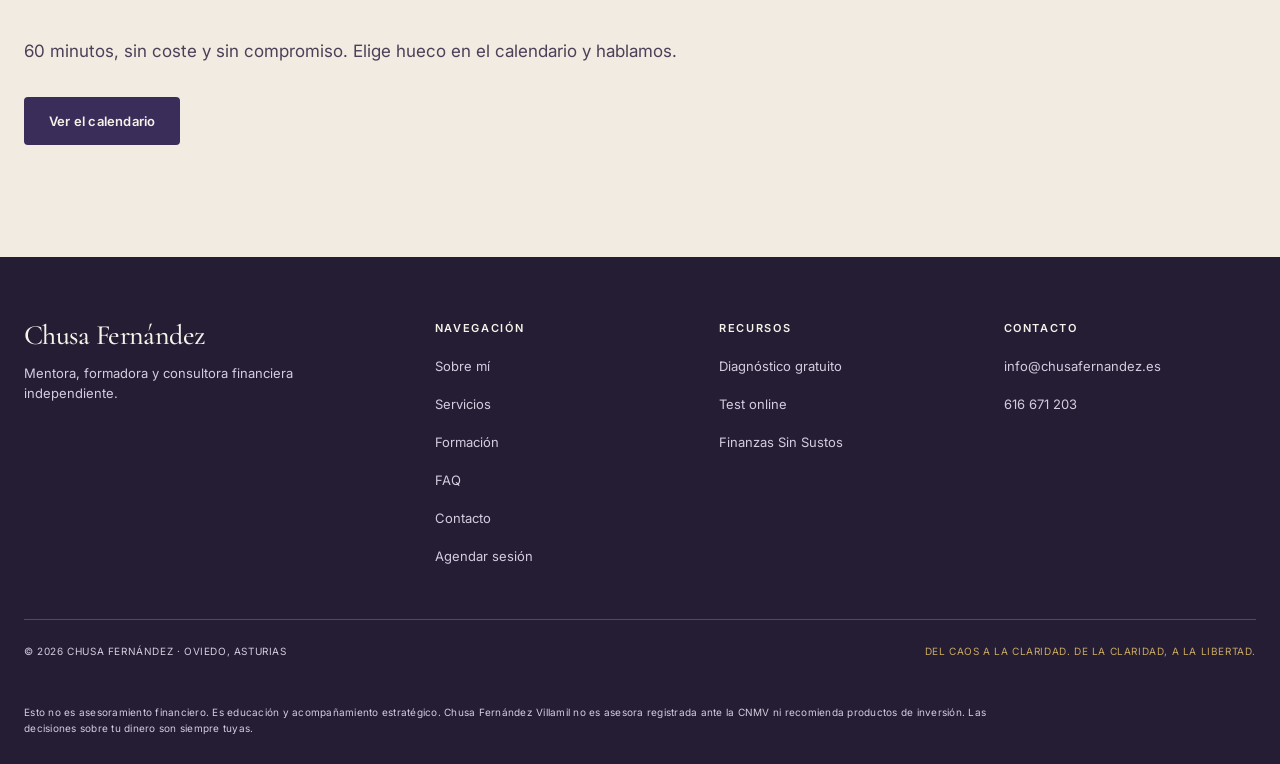
<file: contacto.html>
<!doctype html>
<html lang="es" data-theme="light">

<head>
    <meta charset="utf-8">
    <meta name="viewport" content="width=device-width,initial-scale=1">
    <title>Contacto · Chusa Fernández | Mentora Financiera en Oviedo</title>
    <meta name="description"
        content="Cuéntame dónde estás y qué necesitas. Sesión de Claridad gratuita de 60 minutos. Oviedo, Asturias.">
    <link rel="stylesheet" href="assets/css/alquimia.css">
</head>

<body><a class="skip-link" href="#main">Saltar al contenido</a>
    <header class="site-header" aria-label="Cabecera principal">
    <div class="container header-inner">
      <a class="brand" href="index.html" aria-label="Chusa Fernández, inicio">
        <span class="brand-name">Chusa Fernández</span>
        <span class="brand-role">Mentora y consultora de estrategia financiera</span>
      </a>
      <button class="nav-toggle" type="button" aria-expanded="false" aria-controls="main-nav">
        <svg class="icon" aria-hidden="true" viewBox="0 0 24 24"><path d="M4 6h16M4 12h16M4 18h16"/></svg>
        <span class="sr-only nav-label">Abrir menú</span>
      </button>
      <nav id="main-nav" class="main-nav" aria-label="Navegación principal">
        <ul class="nav-list">
          <li><a href="sobre-mi.html">Sobre mí</a></li>
          <li><a href="servicios.html">Servicios</a></li>
          <li><a href="cursos.html">Formación</a></li>
          <li><a href="faq.html">FAQ</a></li>
          <li><a href="contacto.html" aria-current="page">Contacto</a></li>
          <li><a href="diagnostico.html">Mi diagnóstico</a></li>
          <li><a class="nav-cta" href="agendar.html">Agendar una conversación</a></li>
        </ul>
      </nav>
    </div>
  </header>
    <main id="main">
        <section class="page-hero" data-theme="dark">
            <div class="container">
                <p class="eyebrow">Cuéntame dónde estás y qué necesitas</p>
                <h1>Hablemos</h1>
                <p class="page-hero__lead">Te respondo en menos de 48 horas. Una primera conversación sin presión, con
                    escucha real.</p>
            </div>
        </section>
        <section class="section">
            <div class="container page-hero__grid contact-layout">
                <div>
                    <p class="eyebrow">Contacto directo</p>
                    <h2>Estoy al otro lado</h2>
                    <address class="contact-details">
                        <dl>
                            <div class="contact-details__row">
                                <dt>Teléfono</dt>
                                <dd><a href="tel:+34616671203">616 671 203</a></dd>
                            </div>
                            <div class="contact-details__row">
                                <dt>Email</dt>
                                <dd><a href="mailto:info@chusafernandez.es">info@chusafernandez.es</a></dd>
                            </div>
                            <div class="contact-details__row">
                                <dt>Ubicación</dt>
                                <dd>Oviedo, Asturias</dd>
                            </div>
                            <div class="contact-details__row">
                                <dt>Atención</dt>
                                <dd>Lunes a viernes, 9:00–18:00</dd>
                            </div>
                        </dl>
                    </address><!-- COPY: horario real pendiente de Chusa -->
                </div>
                <form class="contact-form" data-demo novalidate>
                    <h2 class="form-wide">Cuéntame dónde estás</h2>
                    <div class="form-field"><label for="name">Nombre *</label><input id="name" name="name"
                            autocomplete="name" placeholder="Tu nombre" required></div>
                    <div class="form-field"><label for="email">Email *</label><input id="email" name="email"
                            type="email" autocomplete="email" placeholder="tu@email.com" required></div>
                    <div class="form-field form-wide"><label for="topic">¿Qué necesitas?</label><select id="topic"
                            name="topic">
                            <option value="">Selecciona una opción</option>
                            <option>Mentoría financiera</option>
                            <option>Protección — autónomos o familia</option>
                            <option>Asesoramiento financiero / inversión</option>
                            <option>Formación: cursos y programas</option>
                            <option>Quiero ser conector o colaborador</option>
                            <option>Formación para mi entidad</option>
                            <option>No sé, necesito claridad para seguir</option>
                        </select></div>
                    <div class="form-field form-wide"><label for="message">Cuéntame más</label><textarea id="message"
                            name="message" rows="6" placeholder="Si quieres, dame más contexto..."></textarea><small>No
                            incluyas datos bancarios ni información sensible.</small></div><label
                        class="check-field form-wide"><input type="checkbox" required><span>He leído y acepto la
                            Política de Privacidad. *</span></label>
                    <p class="form-note form-wide">Tus datos están protegidos. Solo los usaré para responder a tu
                        consulta. Puedes ejercer tus derechos escribiendo a info@chusafernandez.es.</p><button
                        class="btn btn--primary form-wide">Quiero Claridad Financiera</button>
                    <p class="form-message form-message--success form-wide" role="status">Gracias por tu mensaje. Te
                        respondo en menos de 48 horas.</p>
                </form>
            </div>
        </section>
        <section class="section section--alt">
            <div class="container">
                <div class="section__head">
                    <p class="eyebrow">¿Prefieres hablar directamente?</p>
                    <h2>Reserva tu sesión de Claridad gratuita</h2>
                    <p class="muted">60 minutos, sin coste y sin compromiso. Elige hueco en el calendario y
                        hablamos.</p>
                    <div class="actions">
                        <a class="btn btn--primary" href="agendar.html">Ver el calendario</a>
                    </div>
                </div>
            </div>
        </section>
    </main>
    <footer class="site-footer">
    <div class="container footer-inner">
      <div class="footer-nav-grid">
        <div class="footer-brand">
          <span class="brand-name">Chusa Fernández</span>
          <p>Mentora, formadora y consultora financiera independiente.</p>
        </div>
        <div class="footer-col">
          <h2>Navegación</h2>
          <nav aria-label="Navegación del pie">
            <a href="sobre-mi.html">Sobre mí</a>
            <a href="servicios.html">Servicios</a>
            <a href="cursos.html">Formación</a>
            <a href="faq.html">FAQ</a>
            <a href="contacto.html">Contacto</a>
            <a href="agendar.html">Agendar sesión</a>
          </nav>
        </div>
        <div class="footer-col">
          <h2>Recursos</h2>
          <nav aria-label="Recursos">
            <a href="lead-magnet.html">Diagnóstico gratuito</a>
            <a href="diagnostico.html">Test online</a>
            <a href="infoproducto.html">Finanzas Sin Sustos</a>
          </nav>
        </div>
        <div class="footer-col">
          <h2>Contacto</h2>
          <address>
            <a href="mailto:info@chusafernandez.es">info@chusafernandez.es</a>
            <a href="tel:+34616671203">616 671 203</a>
          </address>
        </div>
      </div>
      <div class="footer-meta">
        <span>© 2026 Chusa Fernández · Oviedo, Asturias</span>
        <span class="footer-claim">Del caos a la claridad. De la claridad, a la libertad.</span>
      </div>
      <p class="footer-disclaimer">Esto no es asesoramiento financiero. Es educación y acompañamiento estratégico. Chusa Fernández Villamil no es asesora registrada ante la CNMV ni recomienda productos de inversión. Las decisiones sobre tu dinero son siempre tuyas.</p>
    </div>
  </footer>
    <script src="assets/js/alquimia.js"></script>
</body>

</html>
</file>
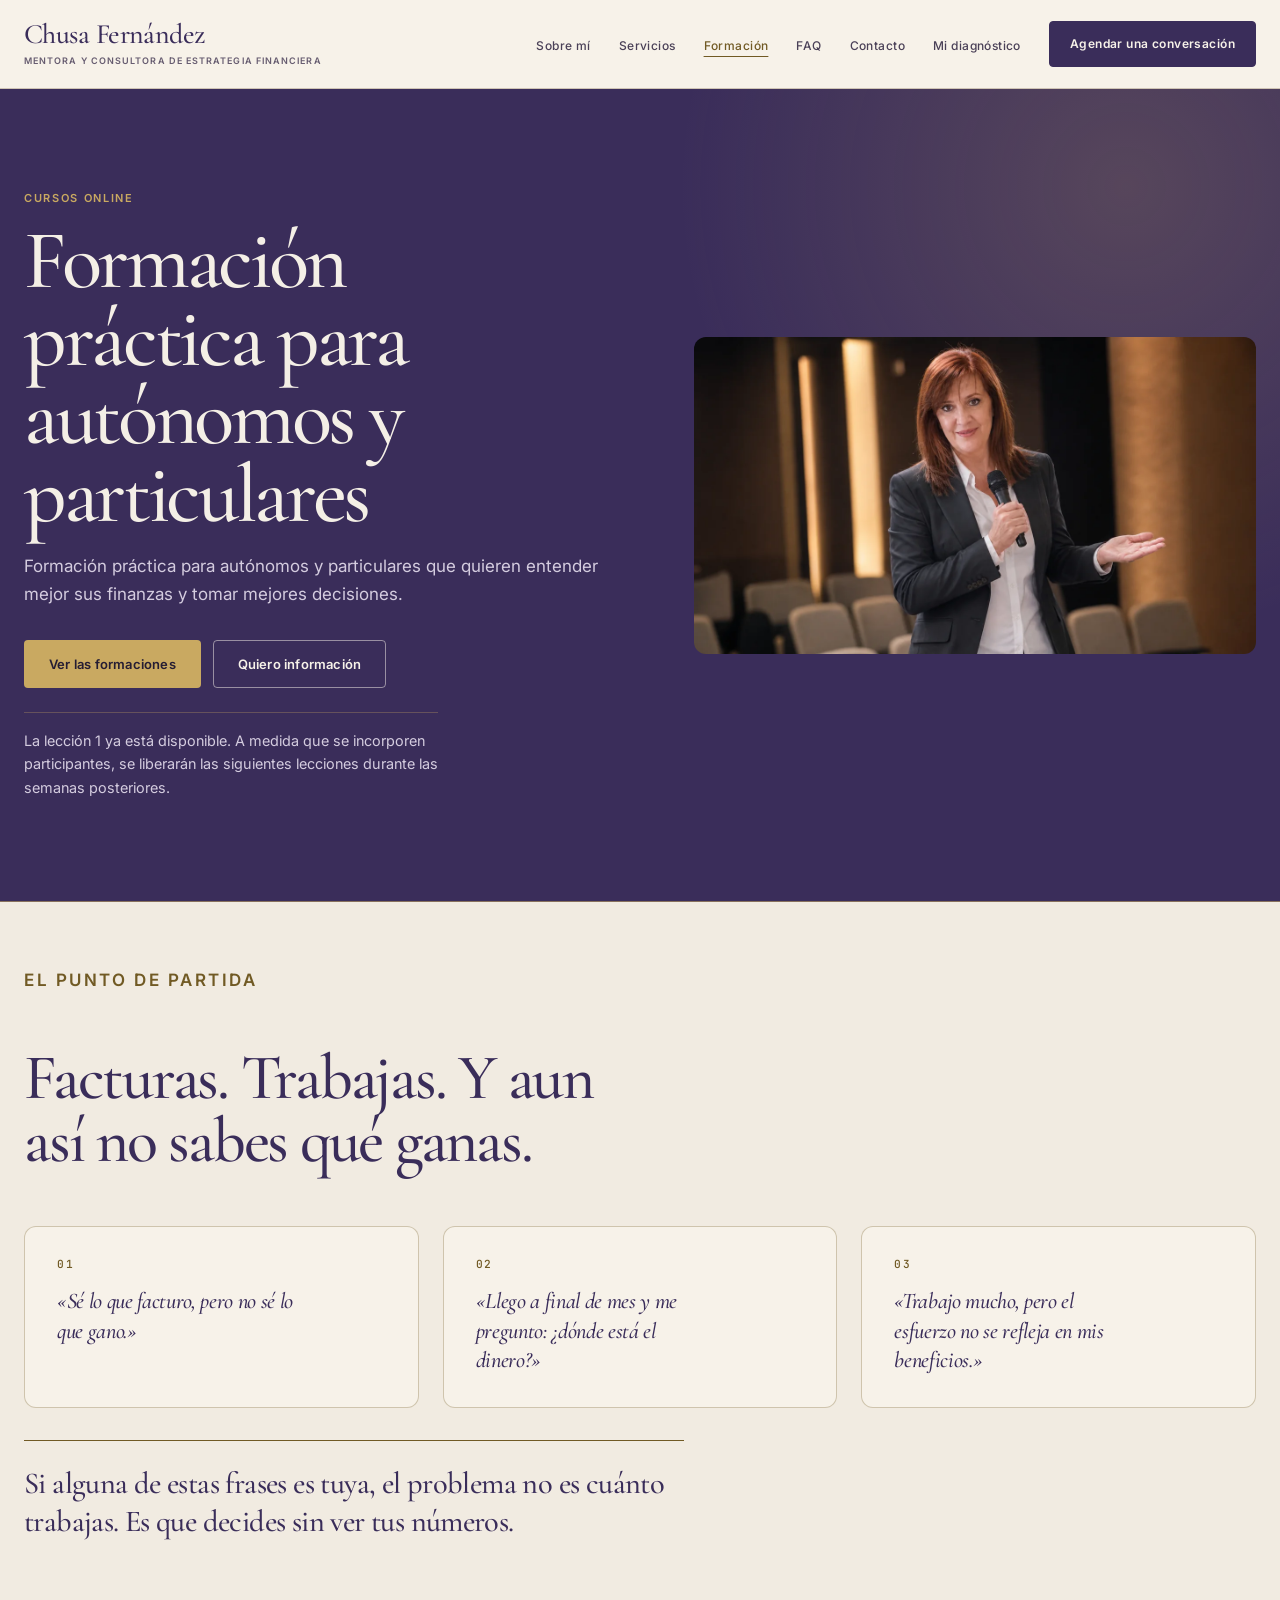
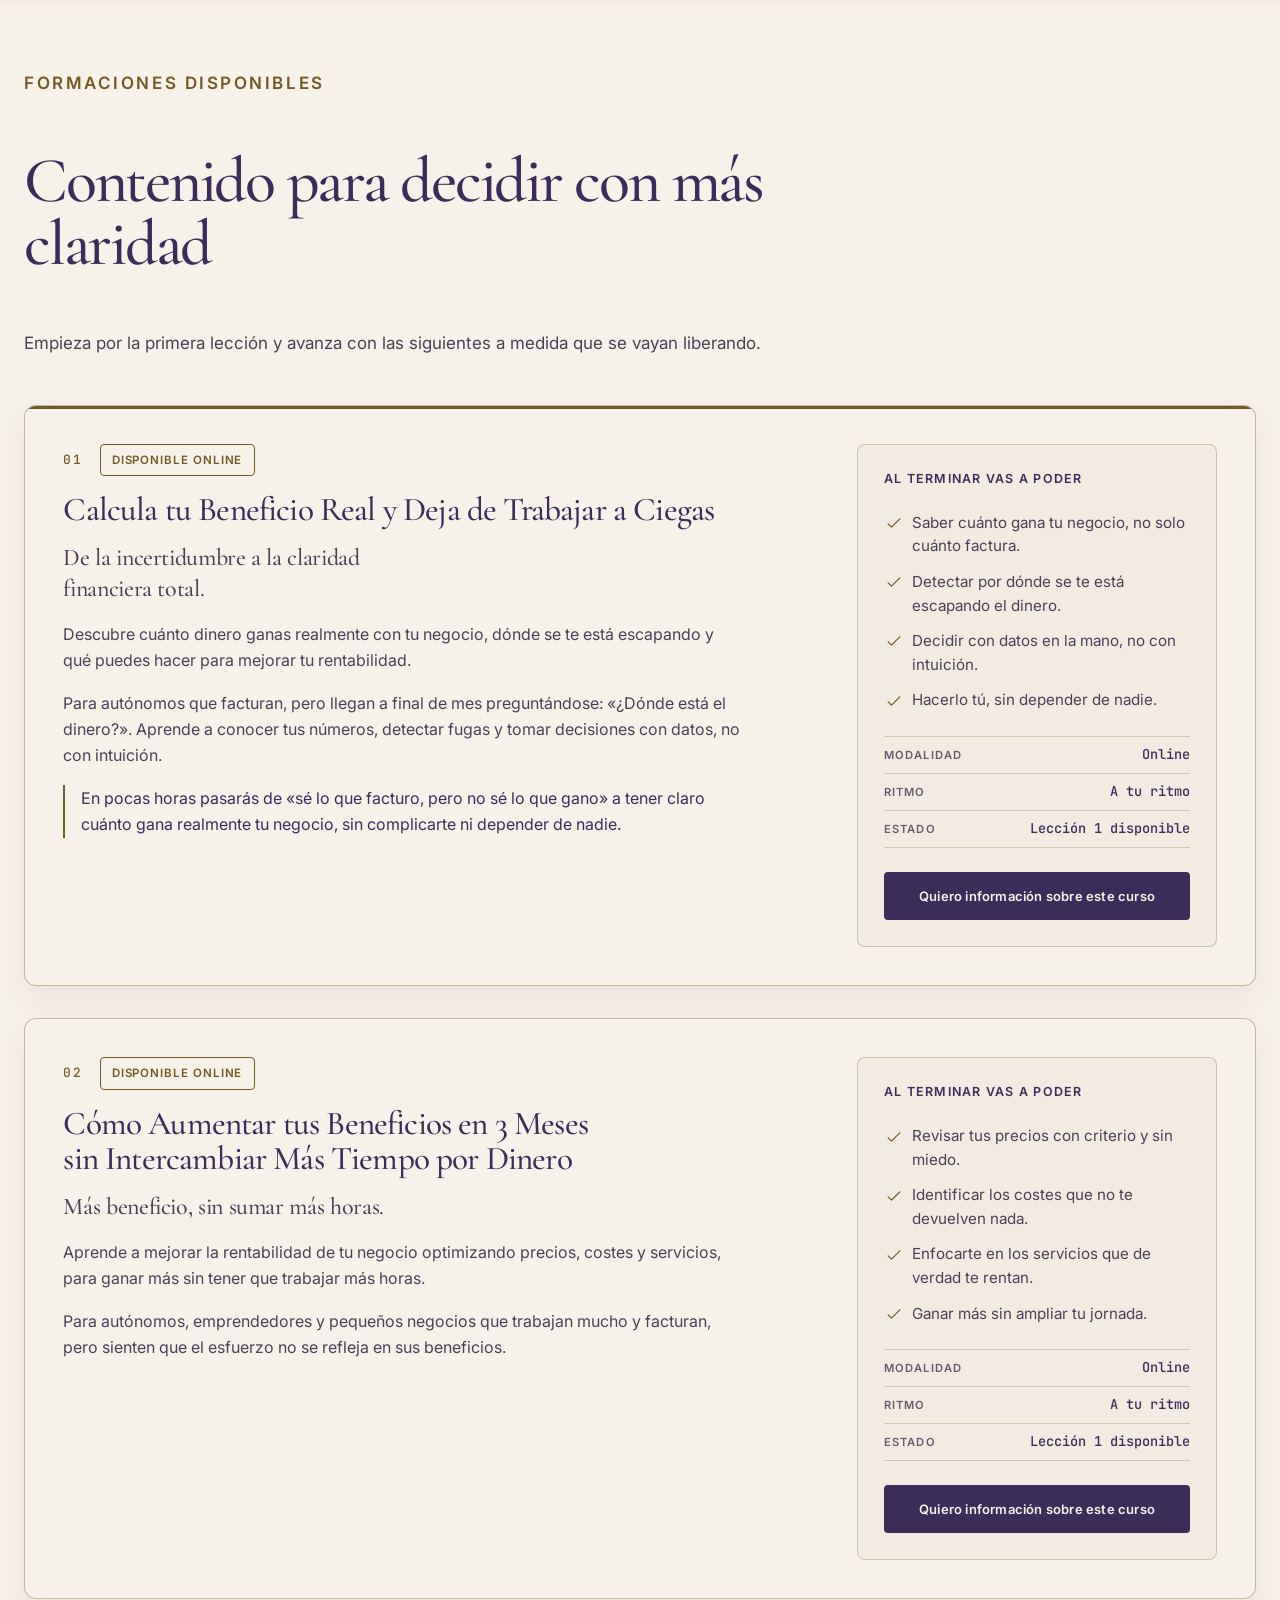
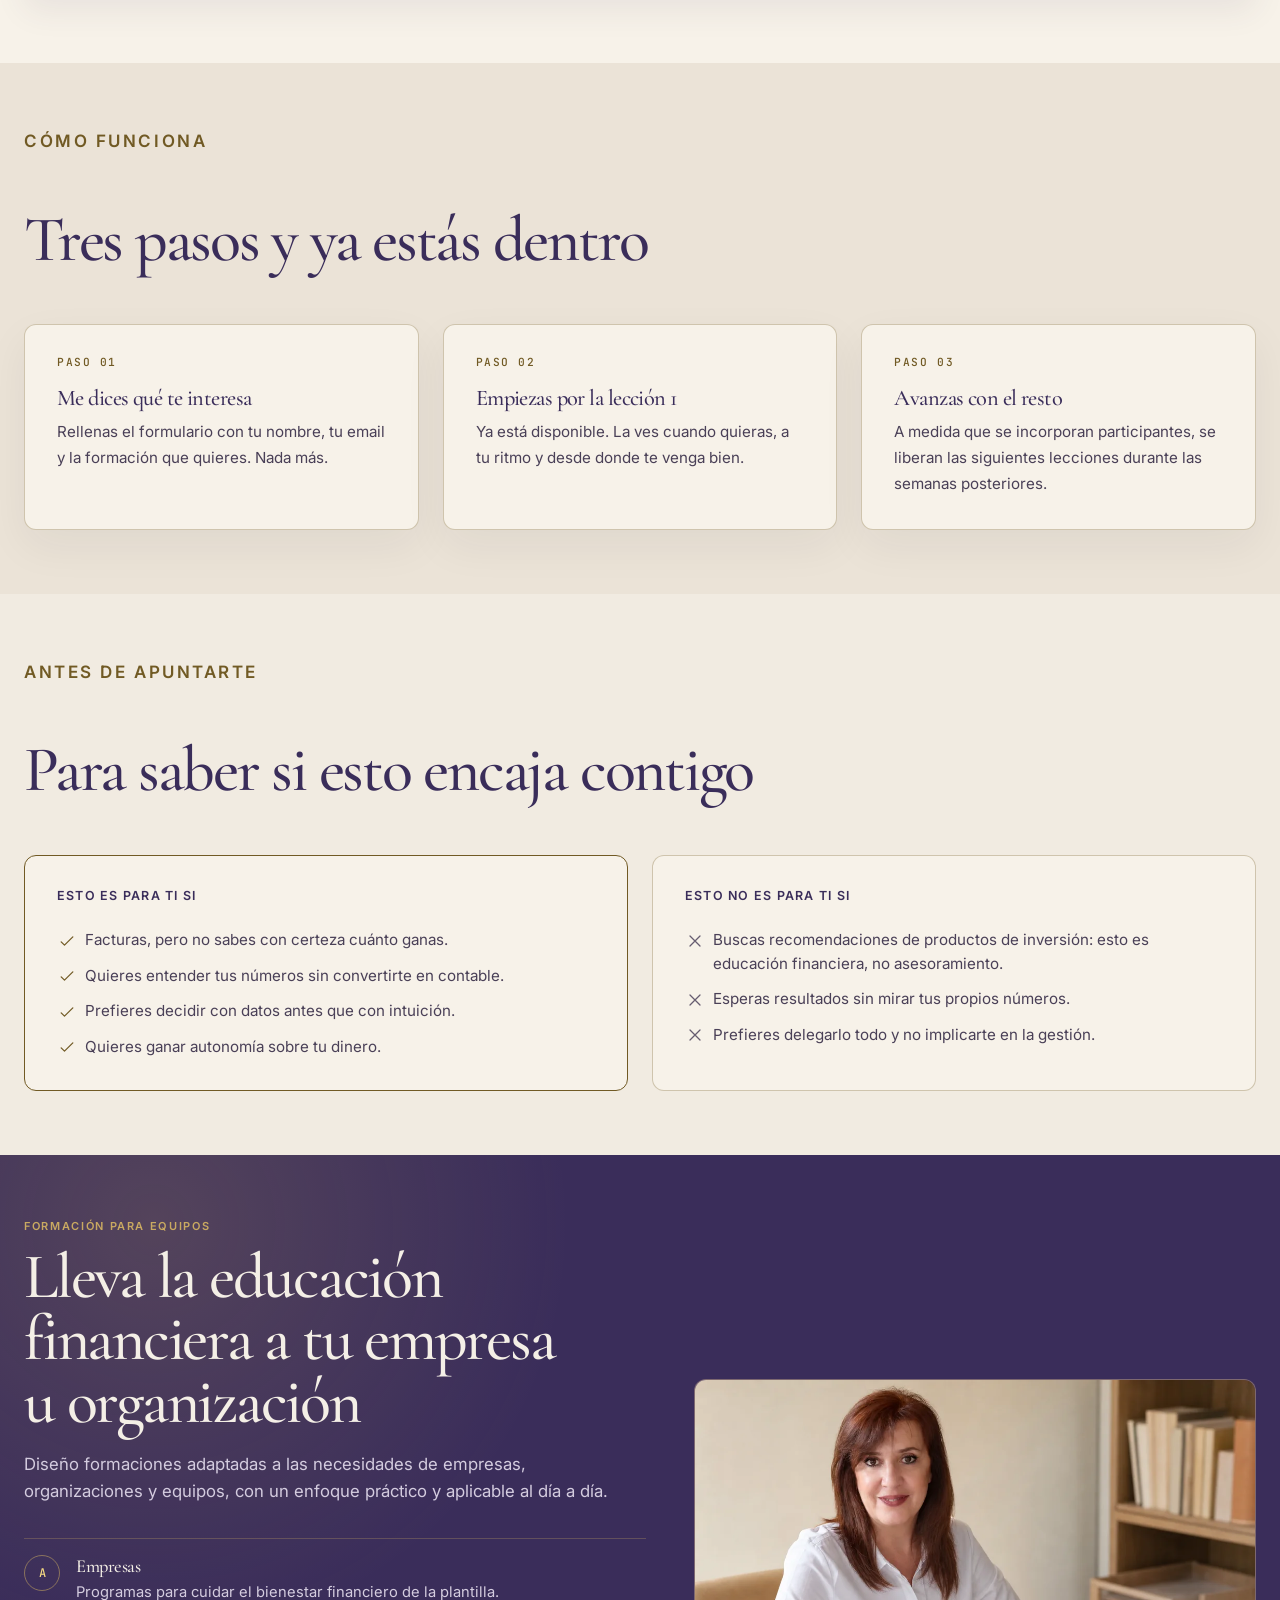
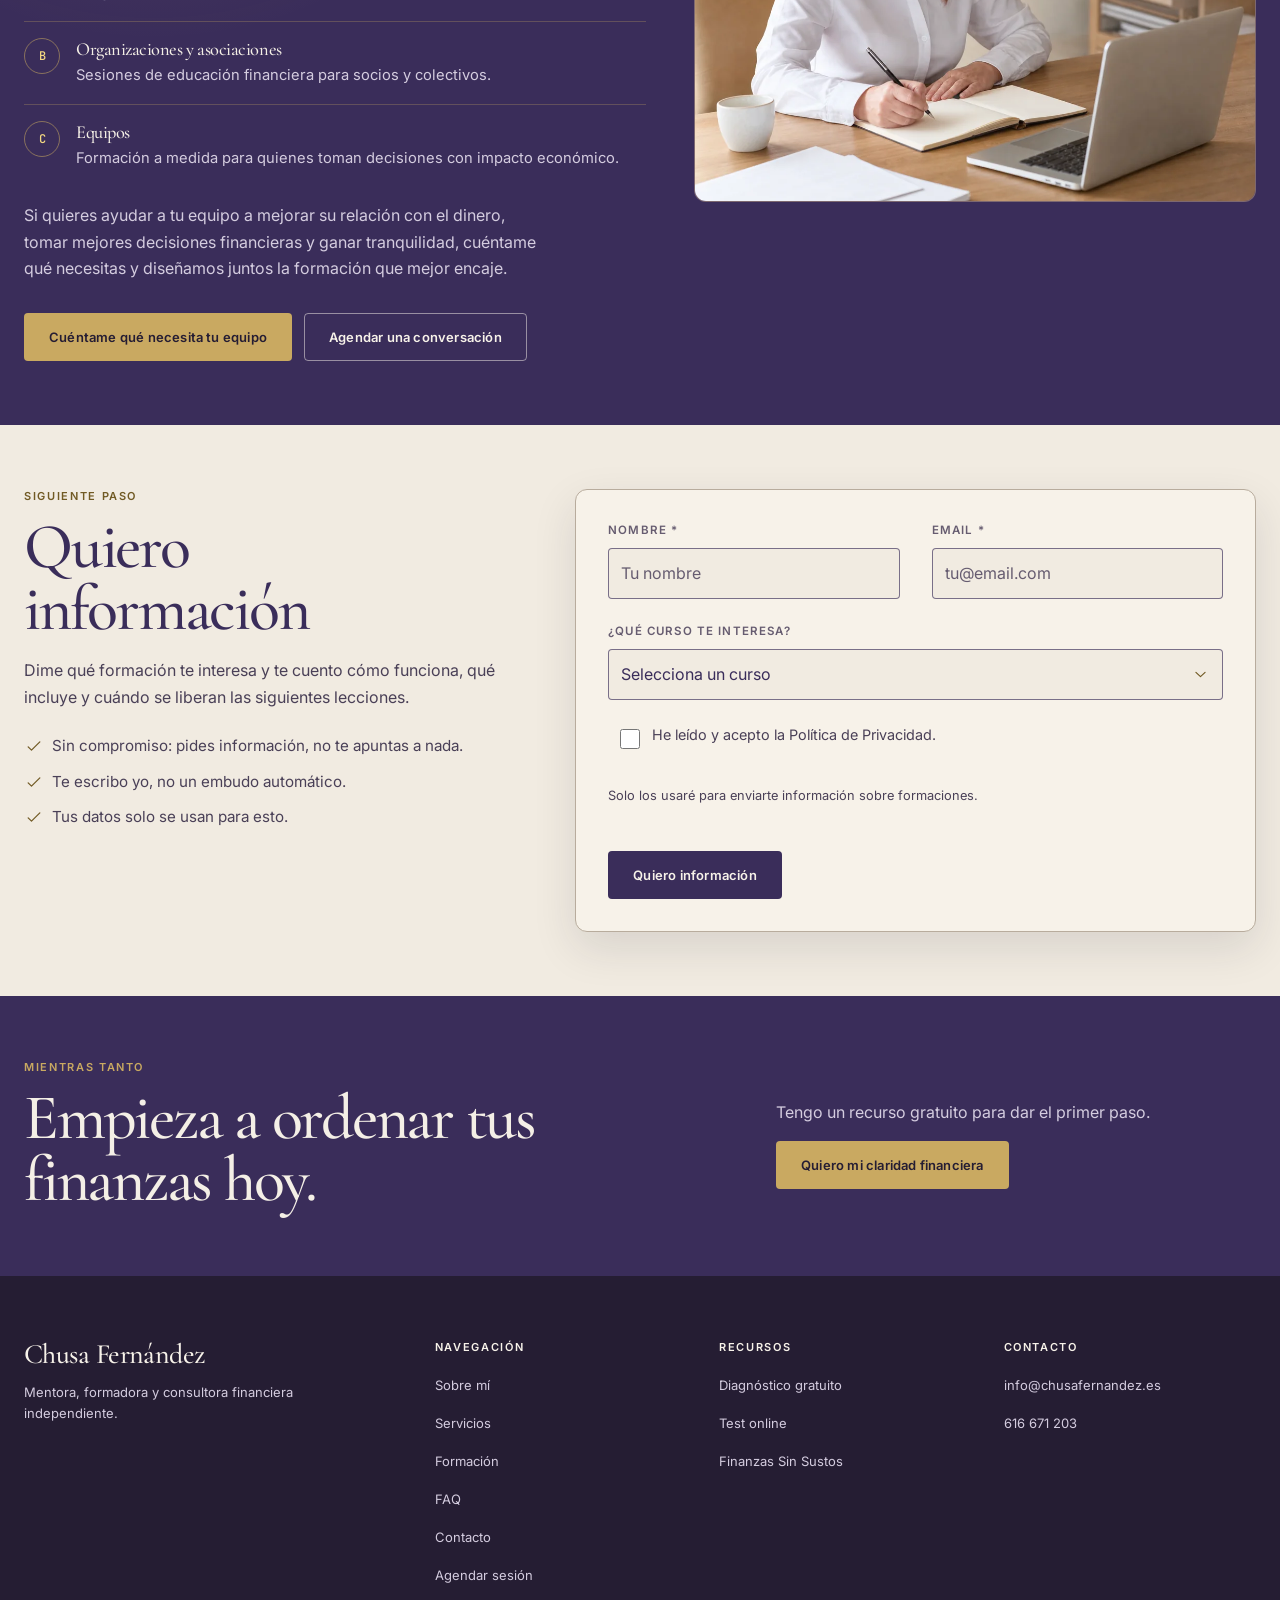
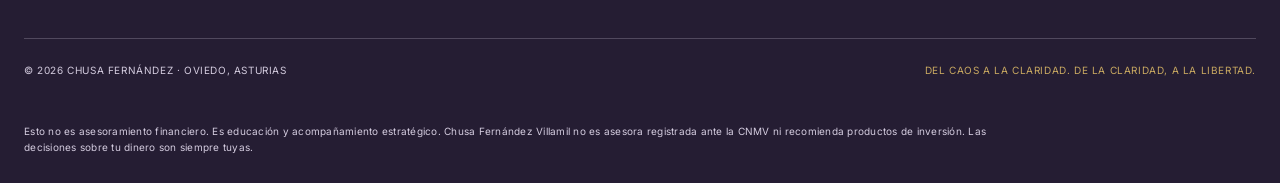
<file: cursos.html>
<!doctype html>
<html class="cursos" lang="es" data-theme="light">

<head>
    <meta charset="utf-8">
    <meta name="viewport" content="width=device-width,initial-scale=1">
    <title>Formación · Cursos de finanzas | Chusa Fernández</title>
    <meta name="description"
        content="Formación práctica en finanzas para profesionales independientes y pequeños negocios.">
    <link rel="stylesheet" href="assets/css/alquimia.css">
</head>

<body><a class="skip-link" href="#main">Saltar al contenido</a>
  <header class="site-header" aria-label="Cabecera principal">
    <div class="container header-inner">
      <a class="brand" href="index.html" aria-label="Chusa Fernández, inicio">
        <span class="brand-name">Chusa Fernández</span>
        <span class="brand-role">Mentora y consultora de estrategia financiera</span>
      </a>
      <button class="nav-toggle" type="button" aria-expanded="false" aria-controls="main-nav">
        <svg class="icon" aria-hidden="true" viewBox="0 0 24 24"><path d="M4 6h16M4 12h16M4 18h16"/></svg>
        <span class="sr-only nav-label">Abrir menú</span>
      </button>
      <nav id="main-nav" class="main-nav" aria-label="Navegación principal">
        <ul class="nav-list">
          <li><a href="sobre-mi.html">Sobre mí</a></li>
          <li><a href="servicios.html">Servicios</a></li>
          <li><a href="cursos.html" aria-current="page">Formación</a></li>
          <li><a href="faq.html">FAQ</a></li>
          <li><a href="contacto.html">Contacto</a></li>
          <li><a href="diagnostico.html">Mi diagnóstico</a></li>
          <li><a class="nav-cta" href="agendar.html">Agendar una conversación</a></li>
        </ul>
      </nav>
    </div>
  </header>
    <main id="main">
        <section class="page-hero cursos__hero" data-theme="dark">
            <div class="container page-hero__grid">
                <div>
                    <p class="eyebrow">Cursos online</p>
                    <h1>Formación práctica para autónomos y particulares</h1>
                    <p class="page-hero__lead">Formación práctica para autónomos y particulares que quieren entender mejor sus finanzas y tomar mejores decisiones.</p>
                    <div class="actions">
                        <a class="btn btn--primary" href="#formaciones">Ver las formaciones</a>
                        <a class="btn btn--ghost" href="#aviso">Quiero información</a>
                    </div>
                    <p class="cursos__hero-note">La lección 1 ya está disponible. A medida que se incorporen participantes, se liberarán las siguientes lecciones durante las semanas posteriores.</p>
                </div>
                <figure class="page-hero__media"><img
                        src="lumen-images/conferencia-speaking/speaking-1280.webp"
                        width="1280" height="720" fetchpriority="high" decoding="async"
                        alt="Chusa Fernández impartiendo una formación, micrófono en mano"></figure>
            </div>
        </section>

        <section class="section cursos__pain" aria-labelledby="pain-heading">
            <div class="container">
                <div class="section__head">
                    <p class="eyebrow">El punto de partida</p>
                    <h2 id="pain-heading">Facturas. Trabajas. Y aun así no sabes qué ganas.</h2>
                </div>
                <ul class="pain-grid">
                    <li class="pain-card">
                        <span class="pain-card__mark">01</span>
                        <p class="pain-card__quote">«Sé lo que facturo, pero no sé lo que gano.»</p>
                    </li>
                    <li class="pain-card">
                        <span class="pain-card__mark">02</span>
                        <p class="pain-card__quote">«Llego a final de mes y me pregunto: ¿dónde está el dinero?»</p>
                    </li>
                    <li class="pain-card">
                        <span class="pain-card__mark">03</span>
                        <p class="pain-card__quote">«Trabajo mucho, pero el esfuerzo no se refleja en mis beneficios.»</p>
                    </li>
                </ul>
                <p class="pain-close">Si alguna de estas frases es tuya, el problema no es cuánto trabajas. Es que decides sin ver tus números.</p>
            </div>
        </section>

        <section id="formaciones" class="section cursos__courses" aria-labelledby="formaciones-heading">
            <div class="container">
                <div class="section__head">
                    <p class="eyebrow">Formaciones disponibles</p>
                    <h2 id="formaciones-heading">Contenido para decidir con más claridad</h2>
                    <p class="muted">Empieza por la primera lección y avanza con las siguientes a medida que se vayan liberando.</p>
                </div>
                <div class="course-list">
                    <article class="course-card course-card--featured" aria-labelledby="curso-1">
                        <div class="course-card__main">
                            <p class="course-card__index"><span class="course-card__num">01</span><span class="badge">Disponible online</span></p>
                            <h3 id="curso-1">Calcula tu Beneficio Real y Deja de Trabajar a Ciegas</h3>
                            <p class="course-card__claim">De la incertidumbre a la claridad financiera total.</p>
                            <p>Descubre cuánto dinero ganas realmente con tu negocio, dónde se te está escapando y qué puedes hacer para mejorar tu rentabilidad.</p>
                            <p>Para autónomos que facturan, pero llegan a final de mes preguntándose: «¿Dónde está el dinero?». Aprende a conocer tus números, detectar fugas y tomar decisiones con datos, no con intuición.</p>
                            <p class="course-card__promise">En pocas horas pasarás de «sé lo que facturo, pero no sé lo que gano» a tener claro cuánto gana realmente tu negocio, sin complicarte ni depender de nadie.</p>
                        </div>
                        <div class="course-card__aside">
                            <h4>Al terminar vas a poder</h4>
                            <ul class="check-list">
                                <li><svg class="icon" aria-hidden="true" viewBox="0 0 24 24"><path d="m5 13 4 4L19 7"/></svg><span>Saber cuánto gana tu negocio, no solo cuánto factura.</span></li>
                                <li><svg class="icon" aria-hidden="true" viewBox="0 0 24 24"><path d="m5 13 4 4L19 7"/></svg><span>Detectar por dónde se te está escapando el dinero.</span></li>
                                <li><svg class="icon" aria-hidden="true" viewBox="0 0 24 24"><path d="m5 13 4 4L19 7"/></svg><span>Decidir con datos en la mano, no con intuición.</span></li>
                                <li><svg class="icon" aria-hidden="true" viewBox="0 0 24 24"><path d="m5 13 4 4L19 7"/></svg><span>Hacerlo tú, sin depender de nadie.</span></li>
                            </ul>
                            <dl class="course-meta">
                                <div class="course-meta__row"><dt>Modalidad</dt><dd>Online</dd></div>
                                <div class="course-meta__row"><dt>Ritmo</dt><dd>A tu ritmo</dd></div>
                                <div class="course-meta__row"><dt>Estado</dt><dd>Lección 1 disponible</dd></div>
                            </dl>
                            <a class="btn btn--primary" href="#aviso">Quiero información sobre este curso</a>
                        </div>
                    </article>
                    <article class="course-card" aria-labelledby="curso-2">
                        <div class="course-card__main">
                            <p class="course-card__index"><span class="course-card__num">02</span><span class="badge">Disponible online</span></p>
                            <h3 id="curso-2">Cómo Aumentar tus Beneficios en 3 Meses sin Intercambiar Más Tiempo por Dinero</h3>
                            <p class="course-card__claim">Más beneficio, sin sumar más horas.</p>
                            <p>Aprende a mejorar la rentabilidad de tu negocio optimizando precios, costes y servicios, para ganar más sin tener que trabajar más horas.</p>
                            <p>Para autónomos, emprendedores y pequeños negocios que trabajan mucho y facturan, pero sienten que el esfuerzo no se refleja en sus beneficios.</p>
                        </div>
                        <div class="course-card__aside">
                            <h4>Al terminar vas a poder</h4>
                            <ul class="check-list">
                                <li><svg class="icon" aria-hidden="true" viewBox="0 0 24 24"><path d="m5 13 4 4L19 7"/></svg><span>Revisar tus precios con criterio y sin miedo.</span></li>
                                <li><svg class="icon" aria-hidden="true" viewBox="0 0 24 24"><path d="m5 13 4 4L19 7"/></svg><span>Identificar los costes que no te devuelven nada.</span></li>
                                <li><svg class="icon" aria-hidden="true" viewBox="0 0 24 24"><path d="m5 13 4 4L19 7"/></svg><span>Enfocarte en los servicios que de verdad te rentan.</span></li>
                                <li><svg class="icon" aria-hidden="true" viewBox="0 0 24 24"><path d="m5 13 4 4L19 7"/></svg><span>Ganar más sin ampliar tu jornada.</span></li>
                            </ul>
                            <dl class="course-meta">
                                <div class="course-meta__row"><dt>Modalidad</dt><dd>Online</dd></div>
                                <div class="course-meta__row"><dt>Ritmo</dt><dd>A tu ritmo</dd></div>
                                <div class="course-meta__row"><dt>Estado</dt><dd>Lección 1 disponible</dd></div>
                            </dl>
                            <a class="btn btn--primary" href="#aviso">Quiero información sobre este curso</a>
                        </div>
                    </article>
                </div>
            </div>
        </section>

        <section class="section cursos__how" aria-labelledby="how-heading">
            <div class="container">
                <div class="section__head">
                    <p class="eyebrow">Cómo funciona</p>
                    <h2 id="how-heading">Tres pasos y ya estás dentro</h2>
                </div>
                <ol class="course-steps">
                    <li class="course-step">
                        <span class="course-step__mark">Paso 01</span>
                        <h3>Me dices qué te interesa</h3>
                        <p>Rellenas el formulario con tu nombre, tu email y la formación que quieres. Nada más.</p>
                    </li>
                    <li class="course-step">
                        <span class="course-step__mark">Paso 02</span>
                        <h3>Empiezas por la lección 1</h3>
                        <p>Ya está disponible. La ves cuando quieras, a tu ritmo y desde donde te venga bien.</p>
                    </li>
                    <li class="course-step">
                        <span class="course-step__mark">Paso 03</span>
                        <h3>Avanzas con el resto</h3>
                        <p>A medida que se incorporan participantes, se liberan las siguientes lecciones durante las semanas posteriores.</p>
                    </li>
                </ol>
            </div>
        </section>

        <section class="section section--alt cursos__fit" aria-labelledby="fit-heading">
            <div class="container">
                <div class="section__head">
                    <p class="eyebrow">Antes de apuntarte</p>
                    <h2 id="fit-heading">Para saber si esto encaja contigo</h2>
                </div>
                <div class="fit-grid">
                    <div class="fit-panel fit-panel--yes">
                        <h3>Esto es para ti si</h3>
                        <ul class="check-list">
                            <li><svg class="icon" aria-hidden="true" viewBox="0 0 24 24"><path d="m5 13 4 4L19 7"/></svg><span>Facturas, pero no sabes con certeza cuánto ganas.</span></li>
                            <li><svg class="icon" aria-hidden="true" viewBox="0 0 24 24"><path d="m5 13 4 4L19 7"/></svg><span>Quieres entender tus números sin convertirte en contable.</span></li>
                            <li><svg class="icon" aria-hidden="true" viewBox="0 0 24 24"><path d="m5 13 4 4L19 7"/></svg><span>Prefieres decidir con datos antes que con intuición.</span></li>
                            <li><svg class="icon" aria-hidden="true" viewBox="0 0 24 24"><path d="m5 13 4 4L19 7"/></svg><span>Quieres ganar autonomía sobre tu dinero.</span></li>
                        </ul>
                    </div>
                    <div class="fit-panel fit-panel--no">
                        <h3>Esto no es para ti si</h3>
                        <ul class="check-list check-list--no">
                            <li><svg class="icon" aria-hidden="true" viewBox="0 0 24 24"><path d="M6 6l12 12M18 6 6 18"/></svg><span>Buscas recomendaciones de productos de inversión: esto es educación financiera, no asesoramiento.</span></li>
                            <li><svg class="icon" aria-hidden="true" viewBox="0 0 24 24"><path d="M6 6l12 12M18 6 6 18"/></svg><span>Esperas resultados sin mirar tus propios números.</span></li>
                            <li><svg class="icon" aria-hidden="true" viewBox="0 0 24 24"><path d="M6 6l12 12M18 6 6 18"/></svg><span>Prefieres delegarlo todo y no implicarte en la gestión.</span></li>
                        </ul>
                    </div>
                </div>
            </div>
        </section>

        <section class="section cursos__equipos" data-theme="dark" aria-labelledby="equipos-heading">
            <div class="container equipos-panel">
                <div class="equipos-panel__copy">
                    <p class="eyebrow">Formación para equipos</p>
                    <h2 id="equipos-heading">Lleva la educación financiera a tu empresa u organización</h2>
                    <p class="equipos-panel__lead">Diseño formaciones adaptadas a las necesidades de empresas, organizaciones y equipos, con un enfoque práctico y aplicable al día a día.</p>
                    <ul class="equipos-list">
                        <li>
                            <span class="equipos-list__mark">A</span>
                            <div><h3>Empresas</h3><p>Programas para cuidar el bienestar financiero de la plantilla.</p></div>
                        </li>
                        <li>
                            <span class="equipos-list__mark">B</span>
                            <div><h3>Organizaciones y asociaciones</h3><p>Sesiones de educación financiera para socios y colectivos.</p></div>
                        </li>
                        <li>
                            <span class="equipos-list__mark">C</span>
                            <div><h3>Equipos</h3><p>Formación a medida para quienes toman decisiones con impacto económico.</p></div>
                        </li>
                    </ul>
                    <p class="equipos-panel__close">Si quieres ayudar a tu equipo a mejorar su relación con el dinero, tomar mejores decisiones financieras y ganar tranquilidad, cuéntame qué necesitas y diseñamos juntos la formación que mejor encaje.</p>
                    <div class="actions">
                        <a class="btn btn--primary" href="contacto.html">Cuéntame qué necesita tu equipo</a>
                        <a class="btn btn--ghost" href="agendar.html">Agendar una conversación</a>
                    </div>
                </div>
                <figure class="equipos-panel__media">
                    <img src="lumen-images/asesoria-educativa/002---18ef0ac9-6a89-468f-b7a3-a3aa15eb4ba7---v1-1080.webp"
                        width="1080" height="810" loading="lazy" decoding="async"
                        alt="Chusa Fernández explicando conceptos financieros a un grupo">
                </figure>
            </div>
        </section>

        <section id="aviso" class="section section--alt cursos__form" aria-labelledby="aviso-heading">
            <div class="container form-split">
                <div class="form-split__copy">
                    <p class="eyebrow">Siguiente paso</p>
                    <h2 id="aviso-heading">Quiero información</h2>
                    <p class="muted">Dime qué formación te interesa y te cuento cómo funciona, qué incluye y cuándo se liberan las siguientes lecciones.</p>
                    <ul class="check-list form-split__reassure">
                        <li><svg class="icon" aria-hidden="true" viewBox="0 0 24 24"><path d="m5 13 4 4L19 7"/></svg><span>Sin compromiso: pides información, no te apuntas a nada.</span></li>
                        <li><svg class="icon" aria-hidden="true" viewBox="0 0 24 24"><path d="m5 13 4 4L19 7"/></svg><span>Te escribo yo, no un embudo automático.</span></li>
                        <li><svg class="icon" aria-hidden="true" viewBox="0 0 24 24"><path d="m5 13 4 4L19 7"/></svg><span>Tus datos solo se usan para esto.</span></li>
                    </ul>
                </div>
                <form class="lead-form" data-demo>
                    <div class="form-field"><label for="name">Nombre *</label><input id="name" name="name"
                            autocomplete="name" placeholder="Tu nombre" required></div>
                    <div class="form-field"><label for="email">Email *</label><input id="email" name="email"
                            type="email" autocomplete="email" placeholder="tu@email.com" required></div>
                    <div class="form-field form-wide"><label for="course">¿Qué curso te interesa?</label><select
                            id="course" name="course">
                            <option value="">Selecciona un curso</option>
                            <option>Calcula tu Beneficio Real</option>
                            <option>Cómo Aumentar tus Beneficios</option>
                            <option>Ambos</option>
                        </select></div><label class="check-field form-wide"><input type="checkbox" required><span>He
                            leído y acepto la Política de Privacidad.</span></label>
                    <p class="form-note form-wide">Solo los usaré para enviarte información sobre formaciones.</p><button class="btn btn--primary form-wide">Quiero información</button>
                    <p class="form-message form-message--success form-wide" role="status">Gracias. Te enviaré información sobre las formaciones.</p>
                </form>
            </div>
        </section>

        <section class="cta-band" data-theme="dark">
            <div class="container cta-band__inner">
                <div>
                    <p class="eyebrow">Mientras tanto</p>
                    <h2>Empieza a ordenar tus finanzas hoy.</h2>
                </div>
                <div>
                    <p>Tengo un recurso gratuito para dar el primer paso.</p><a class="btn btn--primary"
                        href="lead-magnet.html">Quiero mi claridad financiera</a>
                </div>
            </div>
        </section>
    </main>
    <footer class="site-footer">
    <div class="container footer-inner">
      <div class="footer-nav-grid">
        <div class="footer-brand">
          <span class="brand-name">Chusa Fernández</span>
          <p>Mentora, formadora y consultora financiera independiente.</p>
        </div>
        <div class="footer-col">
          <h2>Navegación</h2>
          <nav aria-label="Navegación del pie">
            <a href="sobre-mi.html">Sobre mí</a>
            <a href="servicios.html">Servicios</a>
            <a href="cursos.html">Formación</a>
            <a href="faq.html">FAQ</a>
            <a href="contacto.html">Contacto</a>
            <a href="agendar.html">Agendar sesión</a>
          </nav>
        </div>
        <div class="footer-col">
          <h2>Recursos</h2>
          <nav aria-label="Recursos">
            <a href="lead-magnet.html">Diagnóstico gratuito</a>
            <a href="diagnostico.html">Test online</a>
            <a href="infoproducto.html">Finanzas Sin Sustos</a>
          </nav>
        </div>
        <div class="footer-col">
          <h2>Contacto</h2>
          <address>
            <a href="mailto:info@chusafernandez.es">info@chusafernandez.es</a>
            <a href="tel:+34616671203">616 671 203</a>
          </address>
        </div>
      </div>
      <div class="footer-meta">
        <span>© 2026 Chusa Fernández · Oviedo, Asturias</span>
        <span class="footer-claim">Del caos a la claridad. De la claridad, a la libertad.</span>
      </div>
      <p class="footer-disclaimer">Esto no es asesoramiento financiero. Es educación y acompañamiento estratégico. Chusa Fernández Villamil no es asesora registrada ante la CNMV ni recomienda productos de inversión. Las decisiones sobre tu dinero son siempre tuyas.</p>
    </div>
  </footer>
    <script src="assets/js/alquimia.js"></script>
</body>

</html>
</file>
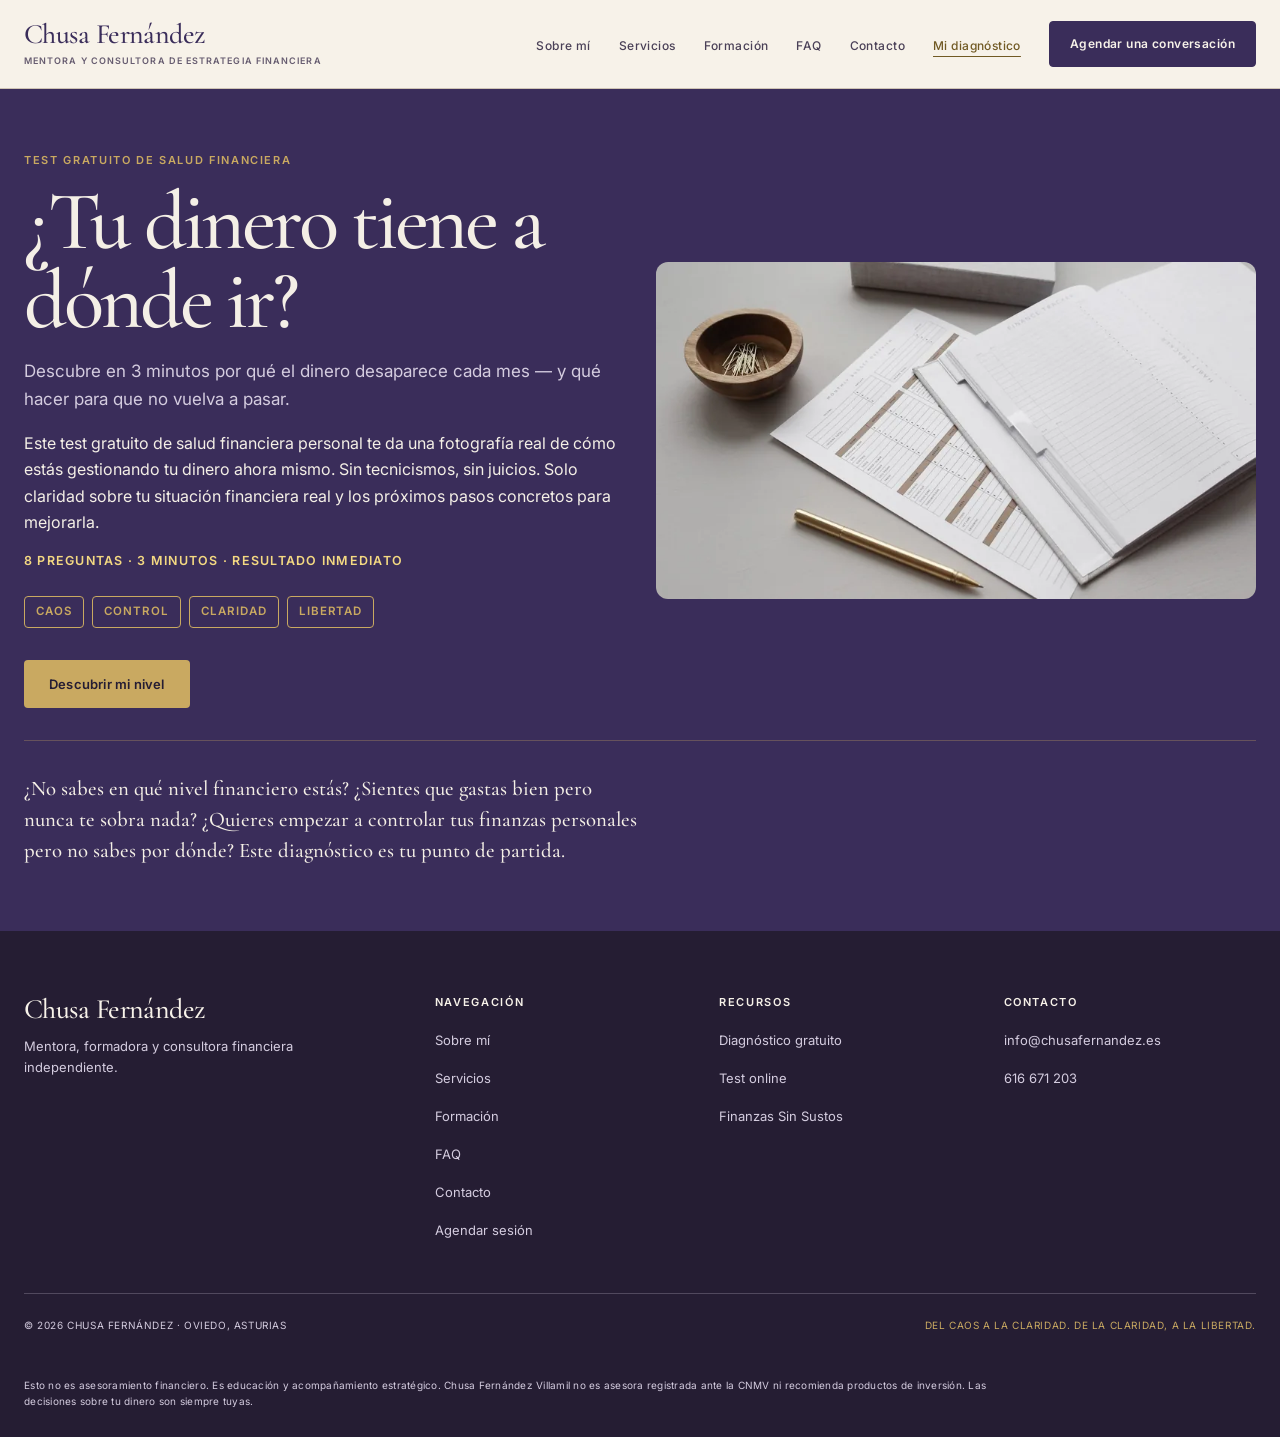
<file: diagnostico.html>
<!doctype html>
<html class="diagnostico" lang="es" data-theme="light">

<head>
    <meta charset="utf-8">
    <meta name="viewport" content="width=device-width,initial-scale=1">
    <title>Test de salud financiera · ¿Tu dinero tiene a dónde ir? | Chusa Fernández</title>
    <meta name="description" content="Test gratuito de salud financiera personal. 8 preguntas, 3 minutos y resultado inmediato: descubre si estás en Caos, Control, Claridad o Libertad.">
    <link rel="stylesheet" href="assets/css/alquimia.css">
</head>

<body><a class="skip-link" href="#main">Saltar al contenido</a>
  <header class="site-header" aria-label="Cabecera principal">
    <div class="container header-inner">
      <a class="brand" href="index.html" aria-label="Chusa Fernández, inicio">
        <span class="brand-name">Chusa Fernández</span>
        <span class="brand-role">Mentora y consultora de estrategia financiera</span>
      </a>
      <button class="nav-toggle" type="button" aria-expanded="false" aria-controls="main-nav">
        <svg class="icon" aria-hidden="true" viewBox="0 0 24 24"><path d="M4 6h16M4 12h16M4 18h16"/></svg>
        <span class="sr-only nav-label">Abrir menú</span>
      </button>
      <nav id="main-nav" class="main-nav" aria-label="Navegación principal">
        <ul class="nav-list">
          <li><a href="sobre-mi.html">Sobre mí</a></li>
          <li><a href="servicios.html">Servicios</a></li>
          <li><a href="cursos.html">Formación</a></li>
          <li><a href="faq.html">FAQ</a></li>
          <li><a href="contacto.html">Contacto</a></li>
          <li><a href="diagnostico.html" aria-current="page">Mi diagnóstico</a></li>
          <li><a class="nav-cta" href="agendar.html">Agendar una conversación</a></li>
        </ul>
      </nav>
    </div>
  </header>
    <main id="main">
        <section id="intro" class="page-hero" data-theme="dark">
            <div class="container page-hero__grid">
                <div>
                    <p class="eyebrow">Test gratuito de salud financiera</p>
                    <h1>¿Tu dinero tiene a dónde ir?</h1>
                    <p class="page-hero__lead">Descubre en 3 minutos por qué el dinero desaparece cada mes — y qué
                        hacer para que no vuelva a pasar.</p>
                    <p>Este test gratuito de salud financiera personal te da una fotografía real de cómo estás
                        gestionando tu dinero ahora mismo. Sin tecnicismos, sin juicios. Solo claridad sobre tu
                        situación financiera real y los próximos pasos concretos para mejorarla.</p>
                    <p class="diagnostico__meta">8 preguntas · 3 minutos · Resultado inmediato</p>
                    <div class="badge-row" aria-label="Niveles"><span class="badge">Caos</span><span
                            class="badge">Control</span><span class="badge">Claridad</span><span
                            class="badge">Libertad</span></div><div class="actions">
                        <button id="start" class="btn btn--primary" type="button">Descubrir mi nivel</button>
                    </div>
                </div>
                <figure class="page-hero__media">
                    <!-- Foto: Unsplash License. Original:
                         unsplash.com/photos/photo-1544377193-33dcf4d68fb5 -->
                    <img src="lumen-images/diagnostico/diagnostico-1200.webp"
                        srcset="lumen-images/diagnostico/diagnostico-800.webp 800w,
                                lumen-images/diagnostico/diagnostico-1200.webp 1200w"
                        sizes="(max-width: 48rem) calc(100vw - 40px), min(46vw, 620px)"
                        width="1200" height="675" fetchpriority="high" decoding="async"
                        alt="Cuaderno de seguimiento financiero y una hoja de presupuesto mensual sobre una mesa">
                </figure>
            </div>
            <div class="container diagnostico__prompt">
                <p>¿No sabes en qué nivel financiero estás? ¿Sientes que gastas bien pero nunca te sobra nada?
                    ¿Quieres empezar a controlar tus finanzas personales pero no sabes por dónde? Este diagnóstico es
                    tu punto de partida.</p>
            </div>
        </section>
        <section id="quiz-section" class="section" hidden>
            <div class="container">
                <form id="quiz" class="quiz" novalidate>
                    <div class="quiz__progress">
                        <p id="progress-label">Pregunta 1 de 8</p><progress id="progress" value="1" max="8"
                            aria-labelledby="progress-label">1 de 8</progress>
                    </div>
                    <fieldset class="quiz__question">
                        <legend id="question"></legend>
                        <div id="options" class="quiz__options"></div>
                    </fieldset>
                    <p id="quiz-error" class="form-message form-message--error" role="alert">Elige una respuesta para
                        continuar.</p>
                    <div class="quiz__nav"><button id="prev" class="btn btn--secondary"
                            type="button">Anterior</button><button id="next" class="btn btn--primary"
                            type="button">Siguiente</button></div>
                </form>
            </div>
        </section>
        <section id="capture-section" class="section section--alt" hidden>
            <div class="container narrow">
                <form id="capture" class="lead-form">
                    <h2 class="form-wide">Tu diagnóstico está listo</h2>
                    <p class="form-wide">Déjame tu email para recibir el resultado del test y la plantilla. Son los dos
                        únicos correos de este recurso.
                    </p>
                    <div class="form-field"><label for="name">Nombre *</label><input id="name" autocomplete="name"
                            placeholder="Tu nombre" required></div>
                    <div class="form-field"><label for="email">Email *</label><input id="email" type="email"
                            autocomplete="email" placeholder="tu@email.com" required></div><label
                        class="check-field form-wide"><input type="checkbox" required><span>Acepto la Política de
                            Privacidad y recibir el resultado del test y la plantilla.</span></label>
                    <p class="form-note form-wide">Tus datos están protegidos. Puedes darte de baja en cualquier
                        momento.</p><button class="btn btn--primary form-wide">Ver mi resultado</button>
                </form>
            </div>
        </section>
        <section id="result-section" class="section" hidden>
            <div id="result" class="container diagnostic-result" tabindex="-1">
                <p class="badge">Resultado del diagnóstico</p>
                <h2 id="result-title"></h2>
                <p id="result-subtitle" class="page-hero__lead"></p>
                <div id="result-description" class="result-body"></div>
                <div class="result-scale">
                    <h3>Posición en el recorrido</h3>
                    <div class="level-scale" role="img" id="scale">
                        <ol>
                            <li data-level="0">Caos</li>
                            <li data-level="1">Control</li>
                            <li data-level="2">Claridad</li>
                            <li data-level="3">Libertad</li>
                        </ol>
                    </div>
                    <p id="scale-caption" class="result-scale__caption"></p>
                </div>
                <div class="result-advice">
                    <h3>Mi recomendación</h3>
                    <p id="result-rec-intro" hidden></p>
                    <ul id="result-rec" class="feature-list"></ul>
                    <p id="result-offer" class="result-advice__offer"></p>
                </div>
                <p id="result-aviso" class="form-message form-message--error" role="status"></p>
                <div class="actions"><a id="result-primary" class="btn btn--primary" href="#"></a><a
                        id="result-secondary" class="btn btn--secondary" href="#"></a></div><button id="restart" class="btn btn--ghost quiz__restart" type="button">Repetir diagnóstico</button>
            </div>
        </section>
    </main>
    <footer class="site-footer">
    <div class="container footer-inner">
      <div class="footer-nav-grid">
        <div class="footer-brand">
          <span class="brand-name">Chusa Fernández</span>
          <p>Mentora, formadora y consultora financiera independiente.</p>
        </div>
        <div class="footer-col">
          <h2>Navegación</h2>
          <nav aria-label="Navegación del pie">
            <a href="sobre-mi.html">Sobre mí</a>
            <a href="servicios.html">Servicios</a>
            <a href="cursos.html">Formación</a>
            <a href="faq.html">FAQ</a>
            <a href="contacto.html">Contacto</a>
            <a href="agendar.html">Agendar sesión</a>
          </nav>
        </div>
        <div class="footer-col">
          <h2>Recursos</h2>
          <nav aria-label="Recursos">
            <a href="lead-magnet.html">Diagnóstico gratuito</a>
            <a href="diagnostico.html">Test online</a>
            <a href="infoproducto.html">Finanzas Sin Sustos</a>
          </nav>
        </div>
        <div class="footer-col">
          <h2>Contacto</h2>
          <address>
            <a href="mailto:info@chusafernandez.es">info@chusafernandez.es</a>
            <a href="tel:+34616671203">616 671 203</a>
          </address>
        </div>
      </div>
      <div class="footer-meta">
        <span>© 2026 Chusa Fernández · Oviedo, Asturias</span>
        <span class="footer-claim">Del caos a la claridad. De la claridad, a la libertad.</span>
      </div>
      <p class="footer-disclaimer">Esto no es asesoramiento financiero. Es educación y acompañamiento estratégico. Chusa Fernández Villamil no es asesora registrada ante la CNMV ni recomienda productos de inversión. Las decisiones sobre tu dinero son siempre tuyas.</p>
    </div>
  </footer>
    <script>
        const questions = [
            { q: '¿Sabes exactamente cuánto entra y cuánto sale cada mes?', a: ['No, tengo una idea aproximada.', 'Sé cuánto entra, pero no sé bien cuánto sale.', 'Lo apunto, pero no lo reviso con frecuencia.', 'Sí, tengo un control claro de ingresos y gastos.'] },
            { q: '¿Tienes un presupuesto mensual o semanal que sigues?', a: ['No, nunca he hecho uno.', 'Intenté hacer uno, pero lo dejé.', 'Tengo algo, pero no lo actualizo.', 'Sí, lo reviso y ajusto cada mes.'] },
            { q: '¿Tienes un fondo para imprevistos?', a: ['No, no tengo ahorros.', 'Tengo algo, pero menos de un mes de gastos.', 'Tengo entre 1 y 3 meses de gastos fijos.', 'Tengo 6 meses o más de gastos fijos cubiertos.'] },
            { q: '¿Tienes deudas pendientes?', a: ['Sí, varias y me cuestan gestionar.', 'Sí, pero las tengo controladas.', 'Tengo alguna, pero es manejable.', 'No tengo deudas, o estoy liquidándolas.'] },
            { q: '¿Tienes coberturas ante una baja, incapacidad o cese?', a: ['No, no tengo ninguna cobertura.', 'Tengo lo básico, pero no sé si basta.', 'Tengo coberturas revisadas hace menos de 2 años.', 'Sí, están alineadas con mi situación actual.'] },
            { q: '¿Tienes metas financieras claras a medio y largo plazo?', a: ['No, vivo al día.', 'Tengo ideas sueltas, pero nada por escrito.', 'Tengo metas, pero sin un plan concreto.', 'Sí, tengo metas con plazos y un plan.'] },
            { q: '¿Has invertido alguna vez?', a: ['No, nunca he invertido.', 'Tengo un plan de pensiones del trabajo.', 'He empezado, pero sin estrategia clara.', 'Sí, tengo una cartera diversificada.'] },
            { q: '¿Separas tus finanzas personales de las de tu negocio?', a: ['No, todo pasa por la misma cuenta.', 'Intento separarlas, pero se mezclan.', 'Tengo cuentas separadas, pero reviso poco.', 'Sí, y reviso el negocio cada mes.'] }
        ];
        /* Copy de niveles: texto literal de Chusa (email 14-08-2026).
           desc y rec son arrays porque cada nivel lleva varios parrafos y una
           lista de acciones; recIntro y s son opcionales. */
        const results = [
            {
                title: 'Nivel: Caos',
                sub: 'Tu punto de partida es este.',
                desc: [
                    'Ahora mismo tus finanzas se sienten como una habitación desordenada. No sabes bien cuánto entra, cuánto sale ni dónde se escapa el dinero cada mes.',
                    'No es un problema tuyo. Es un problema de método. Y los métodos se aprenden.',
                    'El primer paso no es ahorrar más ni gastar menos. Es ver con claridad lo que está pasando, sin juicios, sin agobio.'
                ],
                caption: 'Estás aquí. Y hay camino.',
                rec: [
                    'Anota todo lo que entra y sale.',
                    'Abre una cuenta separada solo para emergencias, aunque sea con poco.',
                    'Identifica los 3 gastos no esenciales que más se repiten cada mes.',
                    'Fija una cantidad de ahorro antes de gastar, por pequeña que sea.'
                ],
                offer: 'Para ayudarte, te regalo «El primer diagnóstico de tus finanzas». Una plantilla gratuita que te da la fotografía real de tu mes en 30 minutos. El primer paso hacia la claridad. Sin fórmulas complicadas, sin tecnicismos.',
                p: 'Descargar primer diagnóstico de mis finanzas', ph: 'lead-magnet.html',
                s: 'Reservar tu sesión gratuita de Claridad', sh: 'agendar.html'
            },
            {
                title: 'Nivel: Control',
                sub: 'Tienes una base. Ahora construye lo que queda.',
                desc: [
                    'Controlas lo básico y eso ya es mucho más de lo que hace la mayoría.',
                    'Lo que sigue es pasar de controlar a construir. Colchón de tranquilidad, metas concretas, coberturas revisadas, ahorro con intención. No todo a la vez — en el orden correcto.',
                    'La diferencia entre donde estás y dónde quieres estar no es grande. Es un sistema.'
                ],
                caption: 'Ya superaste el primero. El siguiente es tuyo.',
                recIntro: 'Tienes conciencia, pero necesitas datos concretos.',
                rec: [
                    'Calcula exactamente cuánto necesitas en tu fondo de emergencia.',
                    'Revisa si tienes algún gasto que puedas reducir.',
                    'Infórmate sobre opciones de ahorro con rentabilidad real más allá del banco.',
                    'Define un objetivo financiero concreto para los próximos 12 meses.'
                ],
                offer: 'Descarga gratis «El primer diagnóstico de tus finanzas» y en 30 minutos tendrás la fotografía exacta de tu mes: qué entra, qué sale, cuánto te queda y si vas en la dirección correcta. Con esos números encima de la mesa, el camino se aclara.',
                p: 'Descargar primer diagnóstico de mis finanzas', ph: 'lead-magnet.html',
                s: 'Reservar tu sesión gratuita de Claridad', sh: 'agendar.html'
            },
            {
                title: 'Nivel: Claridad',
                sub: 'Has construido algo sólido. Ahora hazlo crecer.',
                desc: [
                    'Tienes control de tu dinero, un colchón de emergencia y metas concretas. Eso no es poca cosa: es exactamente donde la mayoría nunca llega.',
                    'El siguiente paso no es hacer más de lo mismo. Es hacer que tu dinero trabaje para ti con criterio, con estrategia y sin dejarlo dormido en el banco.',
                    'Guardar no es lo mismo que invertir. Y tú ya puedes dar ese salto.'
                ],
                caption: 'Estás a un paso de la libertad.',
                rec: [
                    'Revisa la rentabilidad real de tus ahorros frente a la inflación actual.',
                    'Explora opciones de inversión alineadas con tu perfil y horizonte temporal.',
                    'Diversifica: no todo en un solo producto ni en el mismo banco.',
                    'Calcula qué necesitas para ser financieramente libre y cuándo puedes llegar.'
                ],
                offer: 'Evaluamos contigo tu plan de inversión personalizado en una sesión estratégica. Qué vehículos tienen sentido para tu perfil, en qué orden y con qué criterio. Sin productos que no utilizaría yo misma.',
                p: 'Reservar mi sesión estratégica', ph: 'agendar.html'
            },
            {
                title: 'Nivel: Libertad',
                sub: 'Lo conseguiste. Tu dinero trabaja mientras tú decides.',
                desc: [
                    'Tienes base sólida, coberturas revisadas, inversión diversificada y metas con plan. No es suerte: es el resultado de decisiones conscientes tomadas en el orden correcto.',
                    'En este nivel el trabajo no es empezar, es optimizar, proteger lo construido y asegurarte de que las decisiones de hoy tienen el máximo impacto a largo plazo.',
                    'A veces la mirada más valiosa es la de alguien de fuera que ve lo que tú ya no ves.'
                ],
                caption: 'Has recorrido el camino completo.',
                rec: [
                    'Revisa tu estrategia de inversión anualmente con un profesional de confianza.',
                    'Asegúrate de que tu protección está al día.',
                    'Considera otros vehículos de inversión más eficientes.'
                ],
                offer: 'Si quieres una revisión estratégica independiente, revisar lo construido o diseñar el siguiente nivel, hablemos. Sin compromiso, sin productos que no utilizaría yo misma.',
                p: 'Hablemos', ph: 'agendar.html'
            }
        ];
        const NIVELES = ['caos', 'control', 'claridad', 'libertad'];
        let index = 0; const answers = Array(8).fill(null); const intro = document.querySelector('#intro'), quizSection = document.querySelector('#quiz-section'), captureSection = document.querySelector('#capture-section'), resultSection = document.querySelector('#result-section');
        function render() { document.querySelector('#progress-label').textContent = `Pregunta ${index + 1} de 8`; document.querySelector('#progress').value = index + 1; const legend = document.querySelector('#question'); legend.textContent = questions[index].q; document.querySelector('#options').innerHTML = questions[index].a.map((x, i) => `<label class="radio-card"><input type="radio" name="q${index}" value="${i}" ${answers[index] === i ? 'checked' : ''}><span>${x}</span></label>`).join(''); document.querySelector('#prev').disabled = index === 0; document.querySelector('#next').textContent = index === 7 ? 'Terminar' : 'Siguiente'; document.querySelector('#quiz-error').dataset.visible = 'false'; legend.setAttribute('tabindex', '-1'); legend.focus() }
        document.querySelector('#start').onclick = () => { intro.hidden = true; quizSection.hidden = false; render() };
        document.querySelector('#prev').onclick = () => { const chosen = document.querySelector('input[type=radio]:checked'); if (chosen) answers[index] = +chosen.value; if (index > 0) { index--; render() } };
        document.querySelector('#next').onclick = () => { const chosen = document.querySelector('input[type=radio]:checked'); if (!chosen) { document.querySelector('#quiz-error').dataset.visible = 'true'; document.querySelector('input[type=radio]').focus(); return } answers[index] = +chosen.value; if (index < 7) { index++; render() } else { quizSection.hidden = true; captureSection.hidden = false; document.querySelector('#name').focus() } };
        document.querySelector('#capture').onsubmit = (e) => {
            e.preventDefault();
            if (!e.currentTarget.checkValidity()) { e.currentTarget.reportValidity(); return }
            const score = answers.reduce((a, b) => a + b, 0);
            const level = score <= 6 ? 0 : score <= 12 ? 1 : score <= 18 ? 2 : 3;
            const r = results[level];
            captureSection.hidden = true; resultSection.hidden = false;
            document.querySelector('#result-title').textContent = r.title;
            document.querySelector('#result-subtitle').textContent = r.sub;
            const desc = document.querySelector('#result-description');
            desc.replaceChildren(...r.desc.map((t) => { const el = document.createElement('p'); el.textContent = t; return el }));
            const recIntro = document.querySelector('#result-rec-intro');
            recIntro.textContent = r.recIntro || ''; recIntro.hidden = !r.recIntro;
            document.querySelector('#result-rec').replaceChildren(...r.rec.map((t) => { const el = document.createElement('li'); el.textContent = t; return el }));
            document.querySelector('#result-offer').textContent = r.offer;
            document.querySelector('#scale-caption').textContent = r.caption;
            const p = document.querySelector('#result-primary'), sec = document.querySelector('#result-secondary');
            p.textContent = r.p; p.href = r.ph;
            /* Claridad y Libertad solo llevan CTA principal. */
            if (r.s) { sec.textContent = r.s; sec.href = r.sh; sec.hidden = false } else { sec.hidden = true }
            const scale = document.querySelector('#scale');
            scale.dataset.active = level;
            scale.querySelectorAll('li').forEach((li, i) => i === level ? li.setAttribute('aria-current', 'step') : li.removeAttribute('aria-current'));
            scale.setAttribute('aria-label', `${r.title}. ${r.caption} Puntuación ${score} de 24.`);
            document.querySelector('#result').focus();

            /* El resultado ya esta en pantalla: el alta va detras y no la
               bloquea. Si falla, se avisa sin quitarle el resultado a nadie. */
            const aviso = document.querySelector('#result-aviso');
            window.suscribir({
                nombre: document.querySelector('#name').value,
                email: document.querySelector('#email').value,
                consentimiento: document.querySelector('#capture input[type=checkbox]').checked,
                origen: 'test-diagnostico',
                nivel: NIVELES[level],
                puntuacion: score
            }).catch((error) => {
                aviso.textContent = `${error.message} Tu resultado sigue aquí, pero no te llegará por email.`;
                aviso.dataset.visible = 'true'
            })
        };
        document.querySelector('#restart').onclick = () => { answers.fill(null); index = 0; resultSection.hidden = true; intro.hidden = false; document.querySelector('#start').focus() };
    </script>
  <script src="assets/js/alquimia.js"></script>
</body>

</html>
</file>
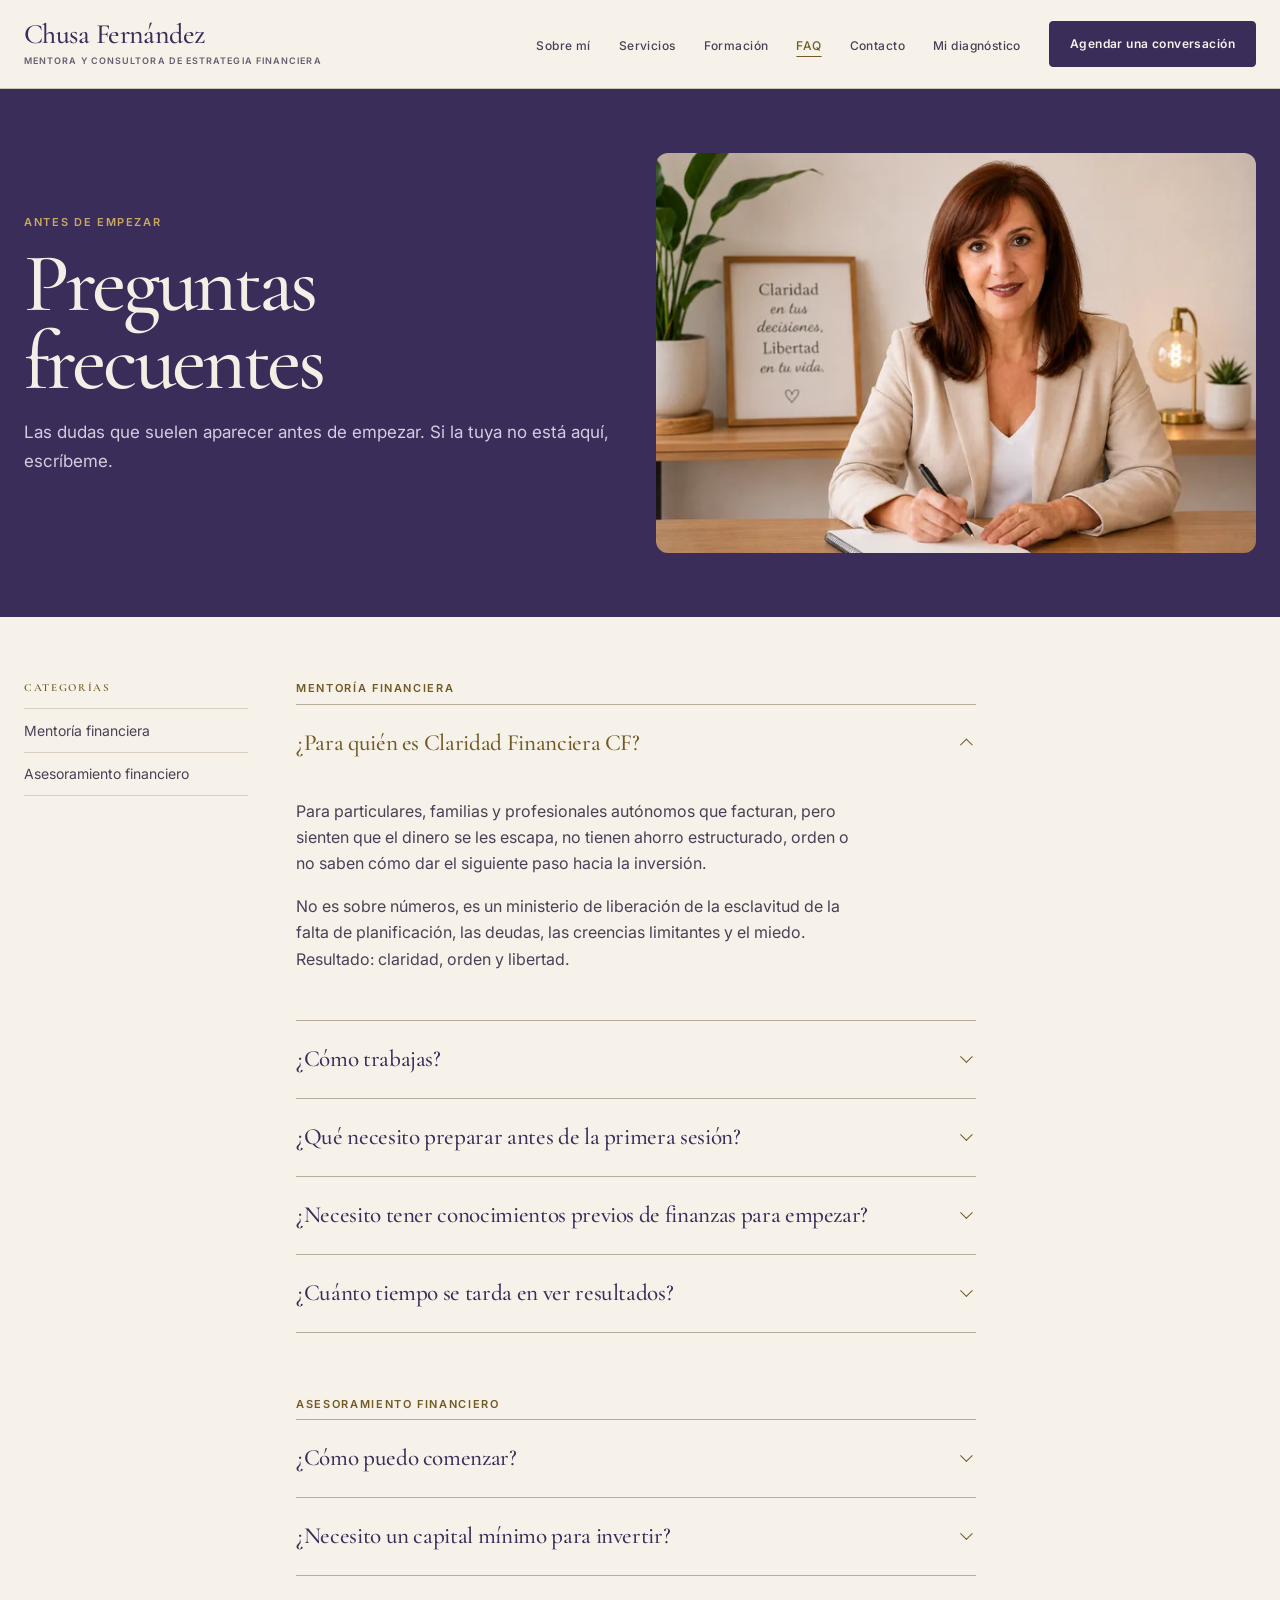
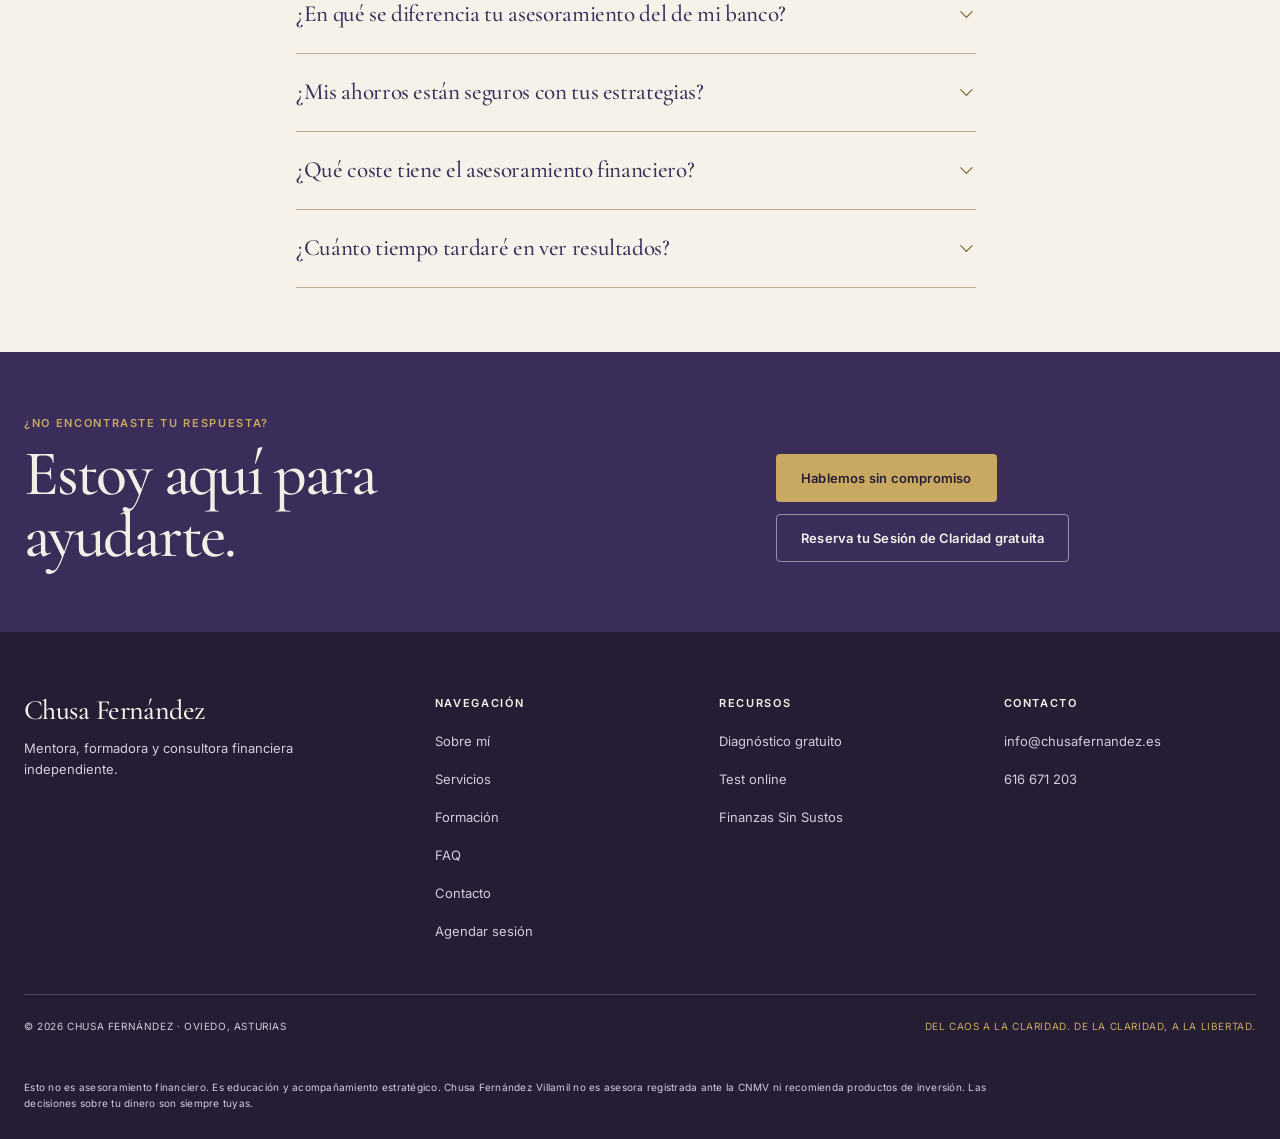
<file: faq.html>
<!doctype html>
<html lang="es" data-theme="light">

<head>
    <meta charset="utf-8">
    <meta name="viewport" content="width=device-width,initial-scale=1">
    <title>Preguntas frecuentes · Chusa Fernández | Mentora Financiera</title>
    <meta name="description" content="Respuestas a las dudas habituales sobre mentoría y asesoramiento financiero.">
    <link rel="stylesheet" href="assets/css/alquimia.css">
</head>

<body><a class="skip-link" href="#main">Saltar al contenido</a>
    <header class="site-header" aria-label="Cabecera principal">
    <div class="container header-inner">
      <a class="brand" href="index.html" aria-label="Chusa Fernández, inicio">
        <span class="brand-name">Chusa Fernández</span>
        <span class="brand-role">Mentora y consultora de estrategia financiera</span>
      </a>
      <button class="nav-toggle" type="button" aria-expanded="false" aria-controls="main-nav">
        <svg class="icon" aria-hidden="true" viewBox="0 0 24 24"><path d="M4 6h16M4 12h16M4 18h16"/></svg>
        <span class="sr-only nav-label">Abrir menú</span>
      </button>
      <nav id="main-nav" class="main-nav" aria-label="Navegación principal">
        <ul class="nav-list">
          <li><a href="sobre-mi.html">Sobre mí</a></li>
          <li><a href="servicios.html">Servicios</a></li>
          <li><a href="cursos.html">Formación</a></li>
          <li><a href="faq.html" aria-current="page">FAQ</a></li>
          <li><a href="contacto.html">Contacto</a></li>
          <li><a href="diagnostico.html">Mi diagnóstico</a></li>
          <li><a class="nav-cta" href="agendar.html">Agendar una conversación</a></li>
        </ul>
      </nav>
    </div>
  </header>
    <main id="main">
        <section class="page-hero" data-theme="dark">
            <div class="container page-hero__grid">
                <div>
                    <p class="eyebrow">Antes de empezar</p>
                    <h1>Preguntas frecuentes</h1>
                    <p class="page-hero__lead">Las dudas que suelen aparecer antes de empezar. Si la tuya no está aquí,
                        escríbeme.</p>
                </div>
                <figure class="page-hero__media"><img
                        src="lumen-images/faq/faq-960.webp"
                        srcset="lumen-images/faq/faq-640.webp 640w,
                                lumen-images/faq/faq-960.webp 960w,
                                lumen-images/faq/faq-1280.webp 1280w"
                        sizes="(max-width: 48rem) calc(100vw - 40px), min(46vw, 620px)"
                        width="960" height="640" fetchpriority="high" decoding="async"
                        alt="Chusa Fernández tomando notas en su escritorio, junto a un cuadro que dice: Claridad en tus decisiones, libertad en tu vida">
                    <figcaption class="sr-only">Chusa Fernández, mentora y consultora financiera, en su espacio de trabajo.</figcaption>
                </figure>
            </div>
        </section>
        <section class="section">
            <div class="container faq-layout">
                <nav class="faq-index" aria-label="Categorías de preguntas">
                    <h2 class="eyebrow">Categorías</h2>
                    <ul>
                        <li><a href="#mentoria-financiera">Mentoría financiera</a></li>
                        <li><a href="#asesoramiento-financiero">Asesoramiento financiero</a></li>
                    </ul>
                </nav>
                <div class="faq">
                    <section class="faq-group" id="mentoria-financiera" aria-labelledby="faq-mentoria-financiera">
                        <h2 class="faq-group__title" id="faq-mentoria-financiera">Mentoría financiera</h2>
                        <details class="faq__item" open>
                            <summary>¿Para quién es Claridad Financiera CF?</summary>
                            <div class="faq__answer">
                                <p>Para particulares, familias y profesionales autónomos que facturan, pero sienten que el dinero se les escapa, no tienen ahorro estructurado, orden o no saben cómo dar el siguiente paso hacia la inversión.</p>
                                <p>No es sobre números, es un ministerio de liberación de la esclavitud de la falta de planificación, las deudas, las creencias limitantes y el miedo. Resultado: claridad, orden y libertad.</p>
                            </div>
                        </details>
                        <details class="faq__item">
                            <summary>¿Cómo trabajas?</summary>
                            <div class="faq__answer">
                                <p>El primer paso es que te pongas en contacto conmigo a través del formulario y yo te responderé en un plazo máximo de 48 horas.</p>
                                <p>Para que podamos elegirnos mutuamente y asegurarnos de que es para ti en este momento, te propondré una primera Sesión de Claridad de 60 minutos en un espacio de confianza, en el que podemos conocernos. Este primer encuentro es gratuito para ti, a través de una videollamada y no tienes ningún compromiso de contratar ninguna sesión posterior. Podrás aclarar todas tus dudas sobre mi acompañamiento, cómo son las sesiones, precio, condiciones y formas de pago, etc.</p>
                            </div>
                        </details>
                        <details class="faq__item">
                            <summary>¿Qué necesito preparar antes de la primera sesión?</summary>
                            <div class="faq__answer">
                                <p>Solo tus ganas de cambiar y, si las tienes a mano, tus cuentas o facturación de los últimos meses. No hace falta que estén organizadas.</p>
                            </div>
                        </details>
                        <details class="faq__item">
                            <summary>¿Necesito tener conocimientos previos de finanzas para empezar?</summary>
                            <div class="faq__answer">
                                <p>No. Empezamos siempre desde cero, con un diagnóstico claro de tu punto de partida, sin tecnicismos ni jerga que no entiendas.</p>
                            </div>
                        </details>
                        <details class="faq__item">
                            <summary>¿Cuánto tiempo se tarda en ver resultados?</summary>
                            <div class="faq__answer">
                                <p>Depende de tu punto de partida, tus objetivos, tu actitud, tu foco y tu compromiso de aprender y aplicar, pero desde las primeras semanas puedes empezar a ver cambios. Tendremos una primera sesión gratuita donde se analiza el caso y las necesidades.</p>
                            </div>
                        </details>
                    </section>
                    <section class="faq-group" id="asesoramiento-financiero" aria-labelledby="faq-asesoramiento-financiero">
                        <h2 class="faq-group__title" id="faq-asesoramiento-financiero">Asesoramiento financiero</h2>
                        <details class="faq__item">
                            <summary>¿Cómo puedo comenzar?</summary>
                            <div class="faq__answer">
                                <p>Comunícate a través del formulario de contacto o programa una llamada: te guiaré en los siguientes pasos y responderé tus preguntas.</p>
                            </div>
                        </details>
                        <details class="faq__item">
                            <summary>¿Necesito un capital mínimo para invertir?</summary>
                            <div class="faq__answer">
                                <p>Debido a que limito mi volumen de clientes para ofrecer un servicio de máxima cercanía, me enfoco en perfiles que ya disponen de un capital mínimo de 5.000 €. Si aún no has alcanzado esta cifra, te animo a programar una Sesión de Claridad para ver dónde estás, por qué y empezar a trabajar para lograr un capital de inversión.</p>
                            </div>
                        </details>
                        <details class="faq__item">
                            <summary>¿En qué se diferencia tu asesoramiento del de mi banco?</summary>
                            <div class="faq__answer">
                                <p>La diferencia es la independencia. Mientras el banco suele ofrecer sus propios productos, analizo todo el mercado para encontrar lo que realmente te beneficia a ti.</p>
                                <p>Te acompaño a entender tus opciones y a tomar decisiones informadas, siempre con productos que yo misma considero para mí.</p>
                            </div>
                        </details>
                        <details class="faq__item">
                            <summary>¿Mis ahorros están seguros con tus estrategias?</summary>
                            <div class="faq__answer">
                                <p>Solo te voy a recomendar inversiones donde invierto mi propio capital. Vas a tener toda la información y, por supuesto, voy a hacer que la comprendas. Mi prioridad es ayudarte a rentabilizar tus ahorros siempre desde la seguridad.</p>
                            </div>
                        </details>
                        <details class="faq__item">
                            <summary>¿Qué coste tiene el asesoramiento financiero?</summary>
                            <div class="faq__answer">
                                <p>Este servicio es totalmente gratuito. El objetivo es conocer tu situación y ver si realmente puedo ayudarte a mejorarla, sin compromiso.</p>
                            </div>
                        </details>
                        <details class="faq__item">
                            <summary>¿Cuánto tiempo tardaré en ver resultados?</summary>
                            <div class="faq__answer">
                                <p>Depende de tus objetivos, capital y horizonte temporal, pero desde el primer día puedes empezar a conseguir rendimientos.</p>
                            </div>
                        </details>
                    </section>
                </div>
            </div>
        </section>
        <section class="cta-band" data-theme="dark">
            <div class="container cta-band__inner">
                <div>
                    <p class="eyebrow">¿No encontraste tu respuesta?</p>
                    <h2>Estoy aquí para ayudarte.</h2>
                </div>
                <div>
                    <div class="actions">
                        <a class="btn btn--primary" href="contacto.html">Hablemos sin compromiso</a>
                        <a class="btn btn--ghost"
                            href="agendar.html">Reserva tu Sesión de Claridad
                            gratuita</a>
                    </div>
                </div>
            </div>
        </section>
    </main>
    <footer class="site-footer">
    <div class="container footer-inner">
      <div class="footer-nav-grid">
        <div class="footer-brand">
          <span class="brand-name">Chusa Fernández</span>
          <p>Mentora, formadora y consultora financiera independiente.</p>
        </div>
        <div class="footer-col">
          <h2>Navegación</h2>
          <nav aria-label="Navegación del pie">
            <a href="sobre-mi.html">Sobre mí</a>
            <a href="servicios.html">Servicios</a>
            <a href="cursos.html">Formación</a>
            <a href="faq.html">FAQ</a>
            <a href="contacto.html">Contacto</a>
            <a href="agendar.html">Agendar sesión</a>
          </nav>
        </div>
        <div class="footer-col">
          <h2>Recursos</h2>
          <nav aria-label="Recursos">
            <a href="lead-magnet.html">Diagnóstico gratuito</a>
            <a href="diagnostico.html">Test online</a>
            <a href="infoproducto.html">Finanzas Sin Sustos</a>
          </nav>
        </div>
        <div class="footer-col">
          <h2>Contacto</h2>
          <address>
            <a href="mailto:info@chusafernandez.es">info@chusafernandez.es</a>
            <a href="tel:+34616671203">616 671 203</a>
          </address>
        </div>
      </div>
      <div class="footer-meta">
        <span>© 2026 Chusa Fernández · Oviedo, Asturias</span>
        <span class="footer-claim">Del caos a la claridad. De la claridad, a la libertad.</span>
      </div>
      <p class="footer-disclaimer">Esto no es asesoramiento financiero. Es educación y acompañamiento estratégico. Chusa Fernández Villamil no es asesora registrada ante la CNMV ni recomienda productos de inversión. Las decisiones sobre tu dinero son siempre tuyas.</p>
    </div>
  </footer>
    <script src="assets/js/alquimia.js"></script>
</body>

</html>
</file>
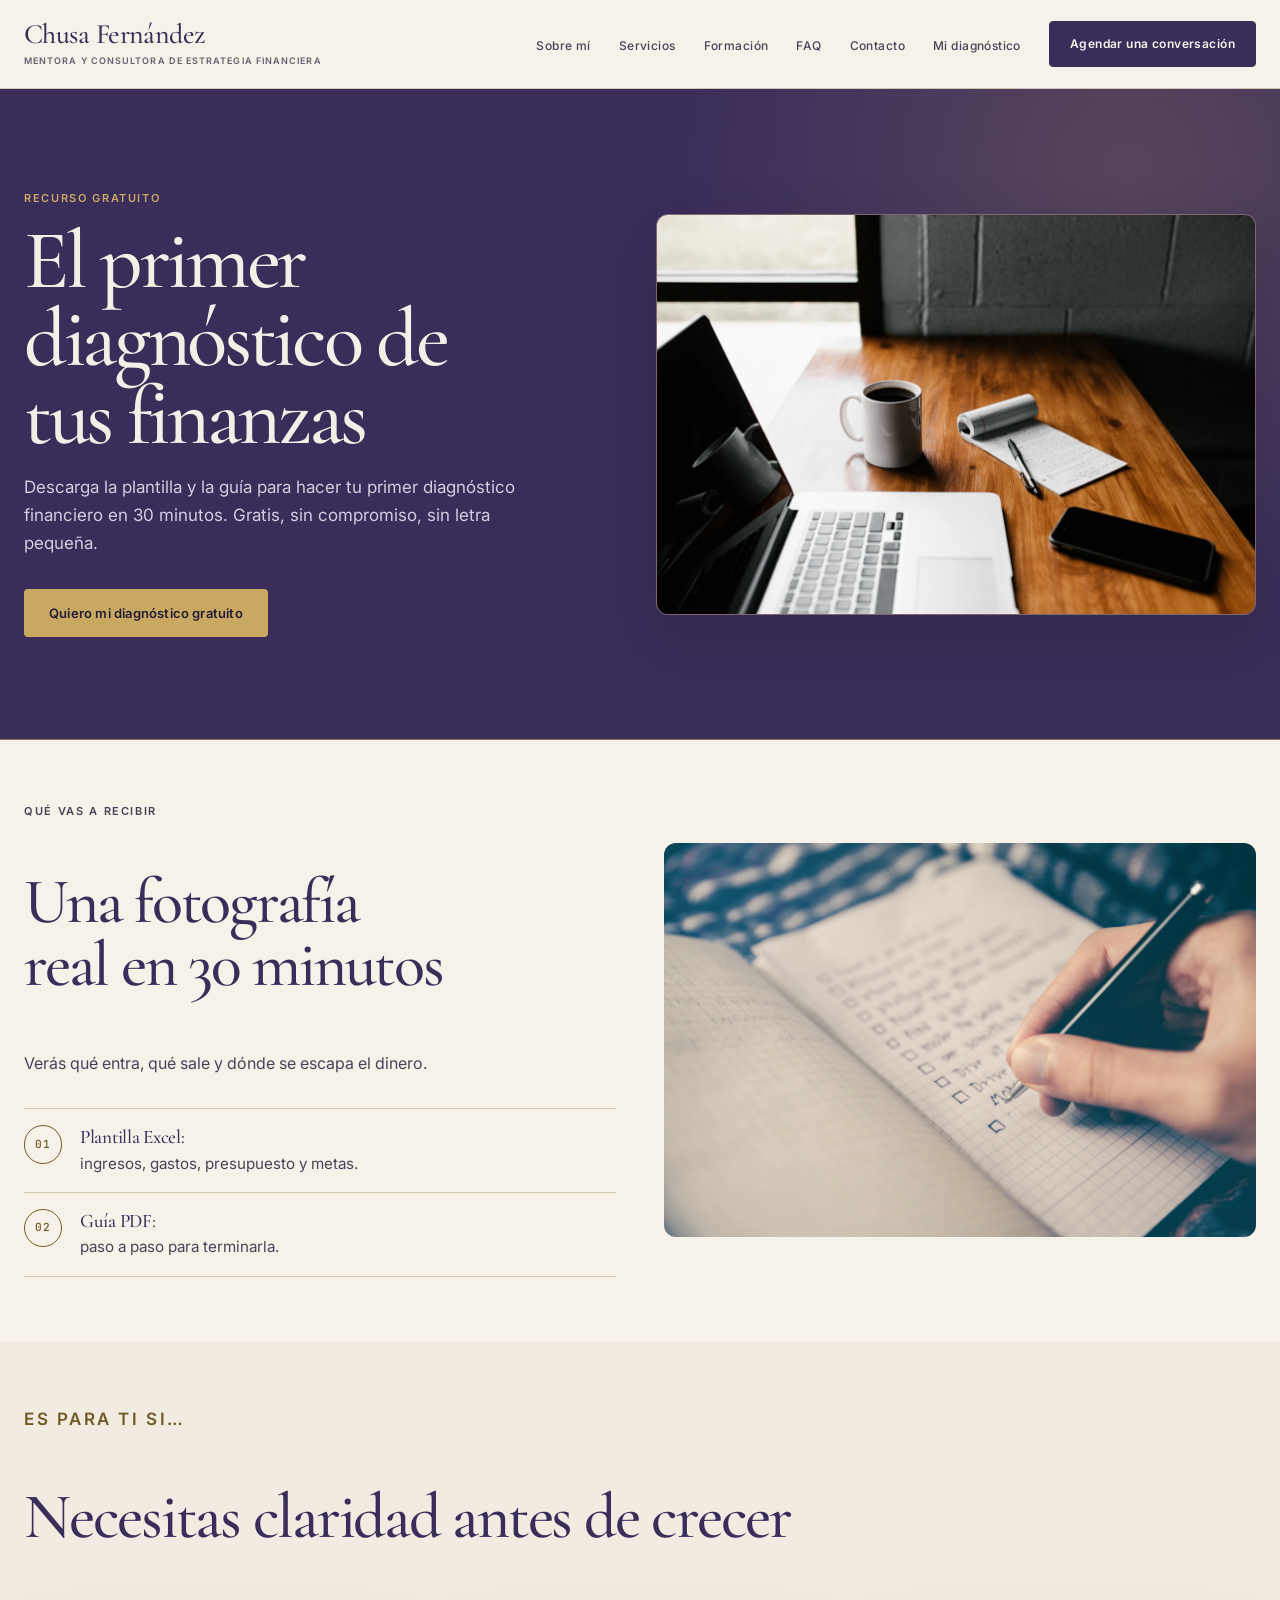
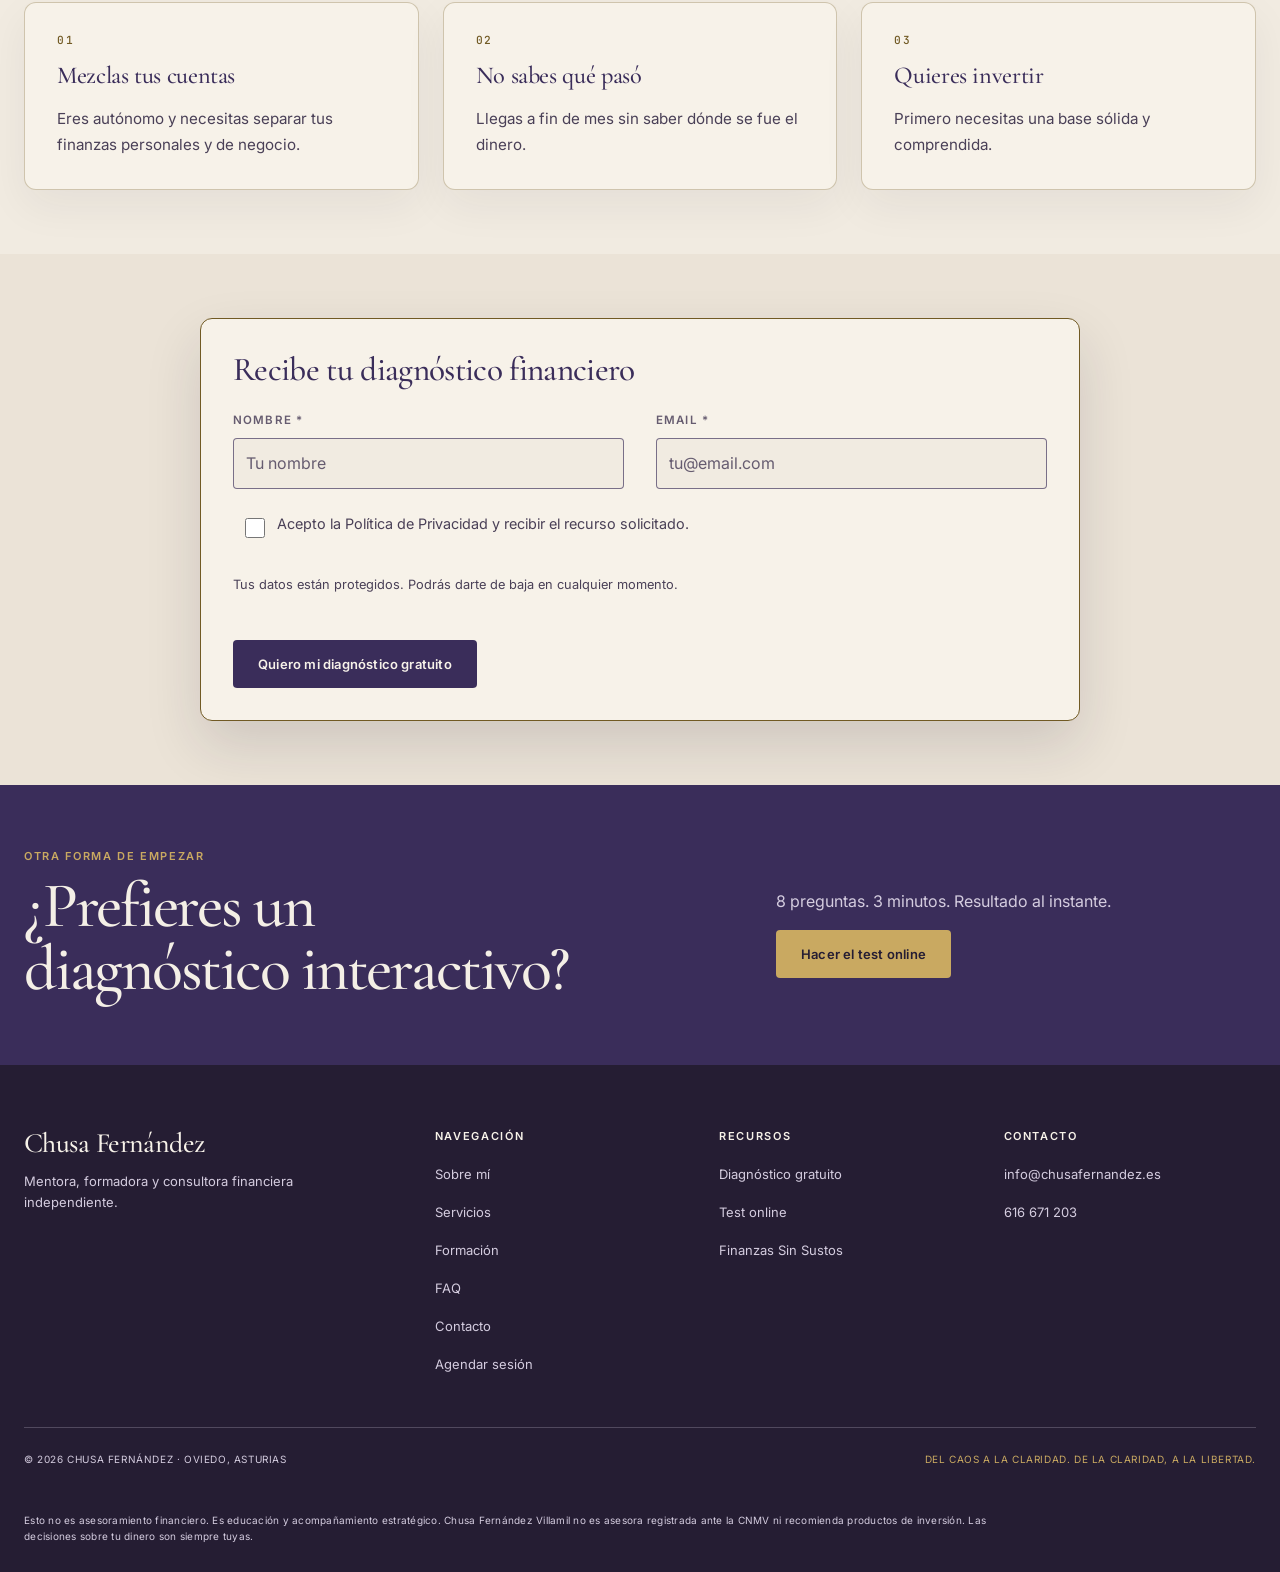
<file: lead-magnet.html>
<!doctype html>
<html class="lead-magnet" lang="es" data-theme="light">

<head>
    <meta charset="utf-8">
    <meta name="viewport" content="width=device-width,initial-scale=1">
    <title>El primer diagnóstico de tus finanzas · Chusa Fernández</title>
    <meta name="description"
        content="Descarga gratis la plantilla Excel y la guía PDF para ordenar tus finanzas en 30 minutos.">
    <link rel="stylesheet" href="assets/css/alquimia.css">
</head>

<body><a class="skip-link" href="#main">Saltar al contenido</a>
  <header class="site-header" aria-label="Cabecera principal">
    <div class="container header-inner">
      <a class="brand" href="index.html" aria-label="Chusa Fernández, inicio">
        <span class="brand-name">Chusa Fernández</span>
        <span class="brand-role">Mentora y consultora de estrategia financiera</span>
      </a>
      <button class="nav-toggle" type="button" aria-expanded="false" aria-controls="main-nav">
        <svg class="icon" aria-hidden="true" viewBox="0 0 24 24"><path d="M4 6h16M4 12h16M4 18h16"/></svg>
        <span class="sr-only nav-label">Abrir menú</span>
      </button>
      <nav id="main-nav" class="main-nav" aria-label="Navegación principal">
        <ul class="nav-list">
          <li><a href="sobre-mi.html">Sobre mí</a></li>
          <li><a href="servicios.html">Servicios</a></li>
          <li><a href="cursos.html">Formación</a></li>
          <li><a href="faq.html">FAQ</a></li>
          <li><a href="contacto.html">Contacto</a></li>
          <li><a href="diagnostico.html">Mi diagnóstico</a></li>
          <li><a class="nav-cta" href="agendar.html">Agendar una conversación</a></li>
        </ul>
      </nav>
    </div>
  </header>
    <main id="main">
        <section class="page-hero lead-magnet__hero" data-theme="dark">
            <div class="container page-hero__grid">
                <div>
                    <p class="eyebrow">Recurso gratuito</p>
                    <h1>El primer diagnóstico de tus finanzas</h1>
                    <p class="page-hero__lead">Descarga la plantilla y la guía para hacer tu primer diagnóstico
                        financiero en 30 minutos. Gratis, sin compromiso, sin letra pequeña.</p>
                    <div class="actions"><a class="btn btn--primary" href="#descarga">Quiero mi diagnóstico gratuito</a></div>
                </div>
                <!-- Foto: Unsplash License (uso libre, atribucion no exigida). Original:
                     unsplash.com/photos/photo-1499750310107-5fef28a66643 -->
                <figure class="page-hero__media">
                    <img src="lumen-images/lead-magnet/lead-magnet-escritorio.webp"
                        width="1200" height="800" fetchpriority="high" decoding="async"
                        alt="Un escritorio de madera con un portatil, una taza de cafe y un cuaderno con anotaciones a mano">
                </figure>
            </div>
        </section>
        <section class="section lead-magnet__deliverables">
            <div class="container split-grid">
                <div>
                    <p class="eyebrow">Qué vas a recibir</p>
                    <h2>Una fotografía real en 30 minutos</h2>
                    <p>Verás qué entra, qué sale y dónde se escapa el dinero.</p>
                    <ul class="feature-list">
                        <li><strong>Plantilla Excel:</strong> ingresos, gastos, presupuesto y metas.</li>
                        <li><strong>Guía PDF:</strong> paso a paso para terminarla.</li>
                    </ul>
                </div>
                <!-- Foto: Unsplash License. Original:
                     unsplash.com/photos/photo-1484480974693-6ca0a78fb36b -->
                <figure class="page-hero__media">
                    <img src="lumen-images/lead-magnet/lead-magnet-checklist.webp"
                        width="1200" height="798" loading="lazy" decoding="async"
                        alt="Una mano marca casillas de una lista escrita a mano en un cuaderno cuadriculado">
                </figure>
            </div>
        </section>
        <section class="section section--alt lead-magnet__fit">
            <div class="container">
                <div class="section__head">
                    <p class="eyebrow">Es para ti si…</p>
                    <h2>Necesitas claridad antes de crecer</h2>
                </div>
                <div class="cards cards--3">
                    <article class="service-card">
                        <h3>Mezclas tus cuentas</h3>
                        <p>Eres autónomo y necesitas separar tus finanzas personales y de negocio.</p>
                    </article>
                    <article class="service-card">
                        <h3>No sabes qué pasó</h3>
                        <p>Llegas a fin de mes sin saber dónde se fue el dinero.</p>
                    </article>
                    <article class="service-card">
                        <h3>Quieres invertir</h3>
                        <p>Primero necesitas una base sólida y comprendida.</p>
                    </article>
                </div>
            </div>
        </section>
        <section id="descarga" class="section lead-magnet__form">
            <div class="container narrow">
                <form class="lead-form" data-suscribir="plantilla-landing">
                    <h2 class="form-wide">Recibe tu diagnóstico financiero</h2>
                    <div class="form-field"><label for="name">Nombre *</label><input id="name" name="name"
                            autocomplete="name" placeholder="Tu nombre" required></div>
                    <div class="form-field"><label for="email">Email *</label><input id="email" name="email"
                            type="email" inputmode="email" autocomplete="email" placeholder="tu@email.com" required>
                    </div><label class="check-field form-wide"><input type="checkbox" required><span>Acepto la Política
                            de Privacidad y recibir el recurso solicitado.</span></label>
                    <p class="form-note form-wide">Tus datos están protegidos. Podrás darte de baja en cualquier
                        momento.</p><button class="btn btn--primary form-wide">Quiero mi diagnóstico gratuito</button>
                    <p class="form-message form-message--success form-wide" role="status">Listo. Revisa tu email en los
                        próximos minutos. Si no lo ves, mira en spam.</p>
                    <p class="form-message form-message--error form-wide" role="alert"></p>
                </form>
            </div>
        </section>
        <section class="cta-band" data-theme="dark">
            <div class="container cta-band__inner">
                <div>
                    <p class="eyebrow">Otra forma de empezar</p>
                    <h2>¿Prefieres un diagnóstico interactivo?</h2>
                </div>
                <div>
                    <p>8 preguntas. 3 minutos. Resultado al instante.</p><a class="btn btn--primary"
                        href="diagnostico.html">Hacer el test online</a>
                </div>
            </div>
        </section>
    </main>
    <footer class="site-footer">
    <div class="container footer-inner">
      <div class="footer-nav-grid">
        <div class="footer-brand">
          <span class="brand-name">Chusa Fernández</span>
          <p>Mentora, formadora y consultora financiera independiente.</p>
        </div>
        <div class="footer-col">
          <h2>Navegación</h2>
          <nav aria-label="Navegación del pie">
            <a href="sobre-mi.html">Sobre mí</a>
            <a href="servicios.html">Servicios</a>
            <a href="cursos.html">Formación</a>
            <a href="faq.html">FAQ</a>
            <a href="contacto.html">Contacto</a>
            <a href="agendar.html">Agendar sesión</a>
          </nav>
        </div>
        <div class="footer-col">
          <h2>Recursos</h2>
          <nav aria-label="Recursos">
            <a href="lead-magnet.html">Diagnóstico gratuito</a>
            <a href="diagnostico.html">Test online</a>
            <a href="infoproducto.html">Finanzas Sin Sustos</a>
          </nav>
        </div>
        <div class="footer-col">
          <h2>Contacto</h2>
          <address>
            <a href="mailto:info@chusafernandez.es">info@chusafernandez.es</a>
            <a href="tel:+34616671203">616 671 203</a>
          </address>
        </div>
      </div>
      <div class="footer-meta">
        <span>© 2026 Chusa Fernández · Oviedo, Asturias</span>
        <span class="footer-claim">Del caos a la claridad. De la claridad, a la libertad.</span>
      </div>
      <p class="footer-disclaimer">Esto no es asesoramiento financiero. Es educación y acompañamiento estratégico. Chusa Fernández Villamil no es asesora registrada ante la CNMV ni recomienda productos de inversión. Las decisiones sobre tu dinero son siempre tuyas.</p>
    </div>
  </footer>
    <script src="assets/js/alquimia.js"></script>
</body>

</html>
</file>
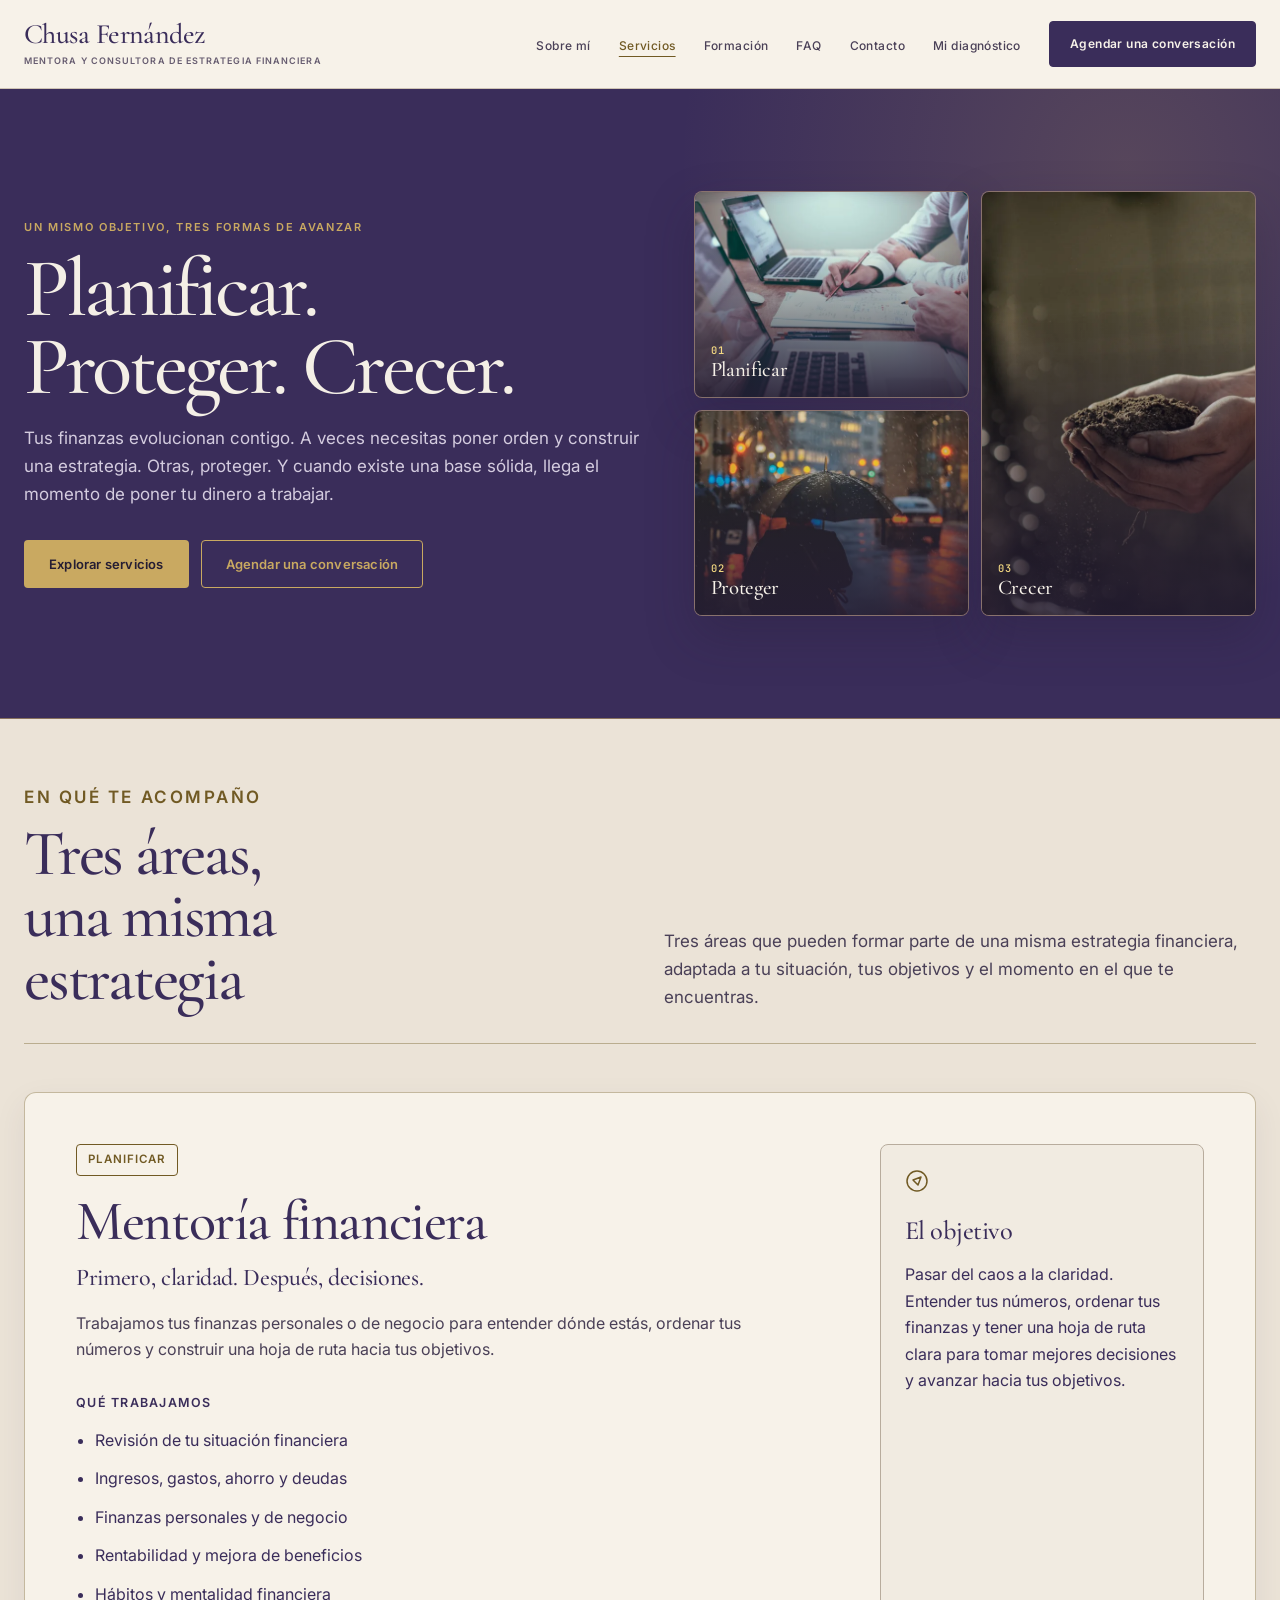
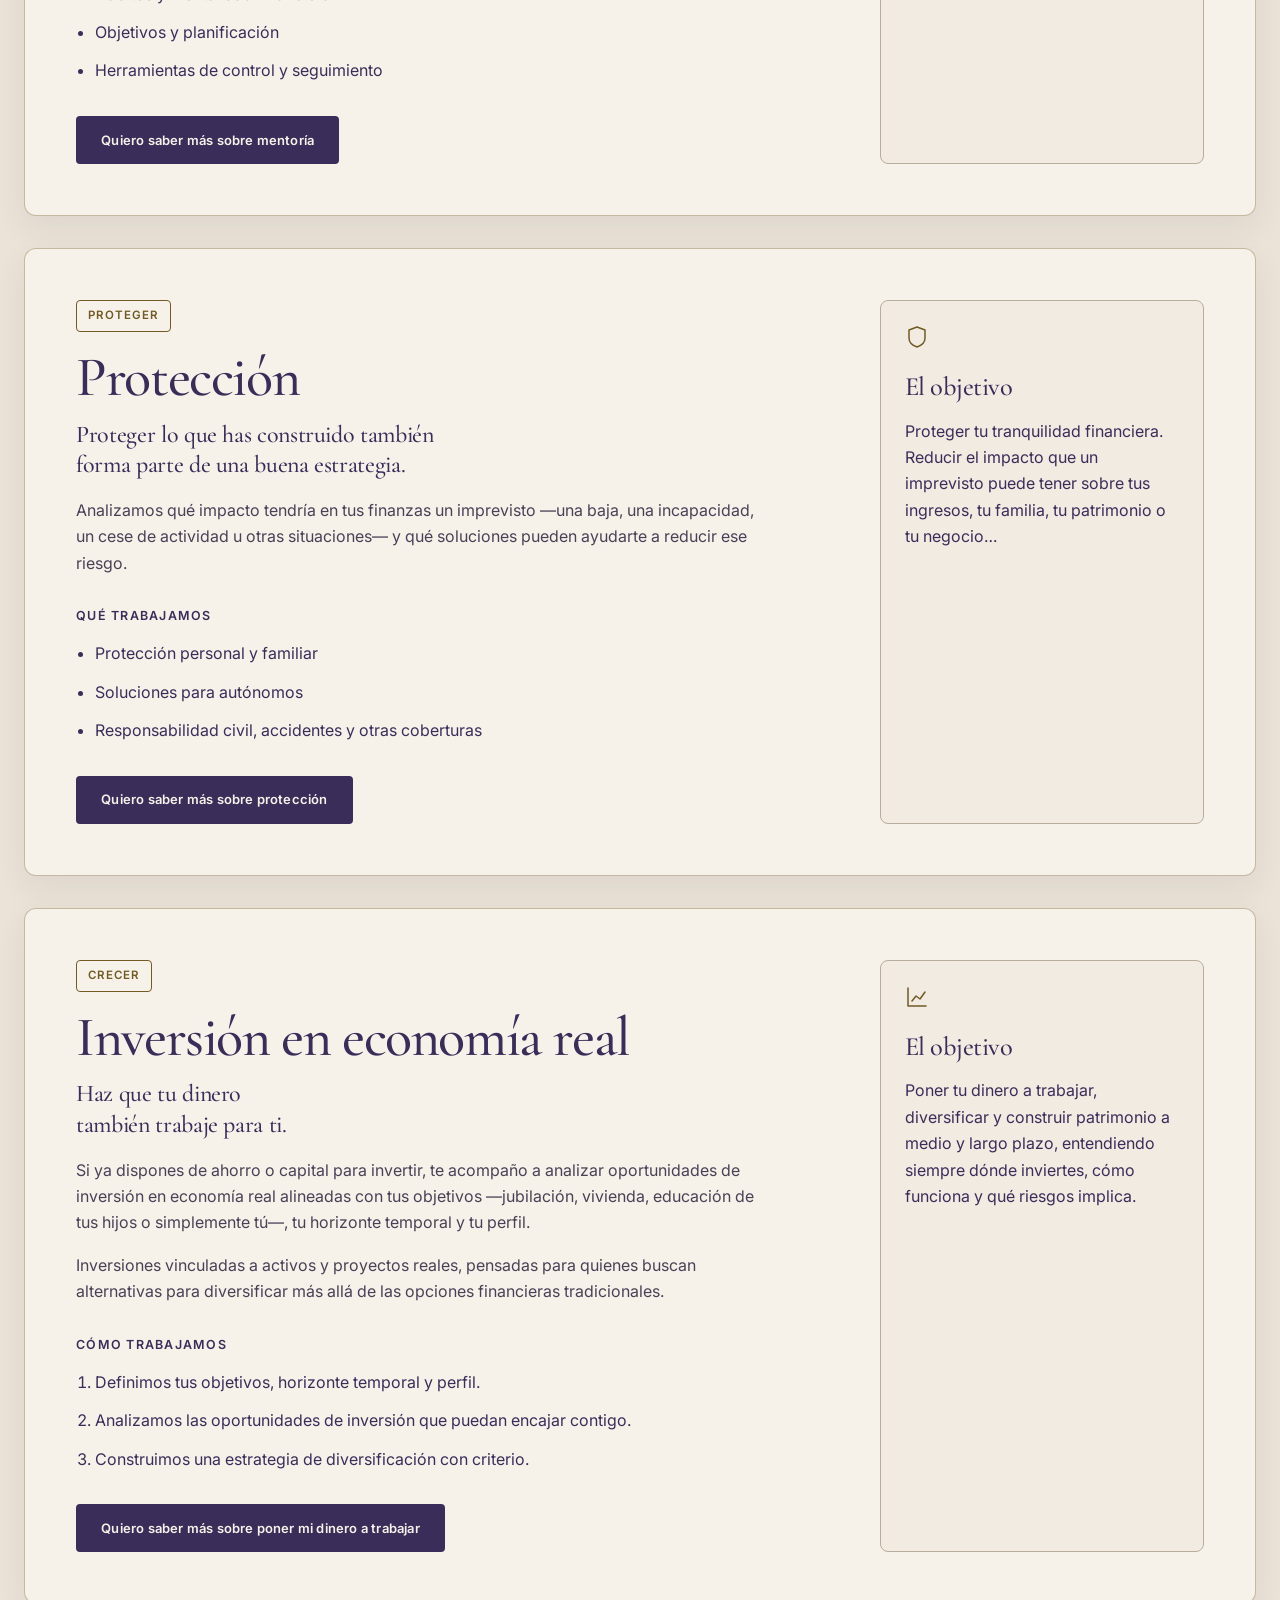
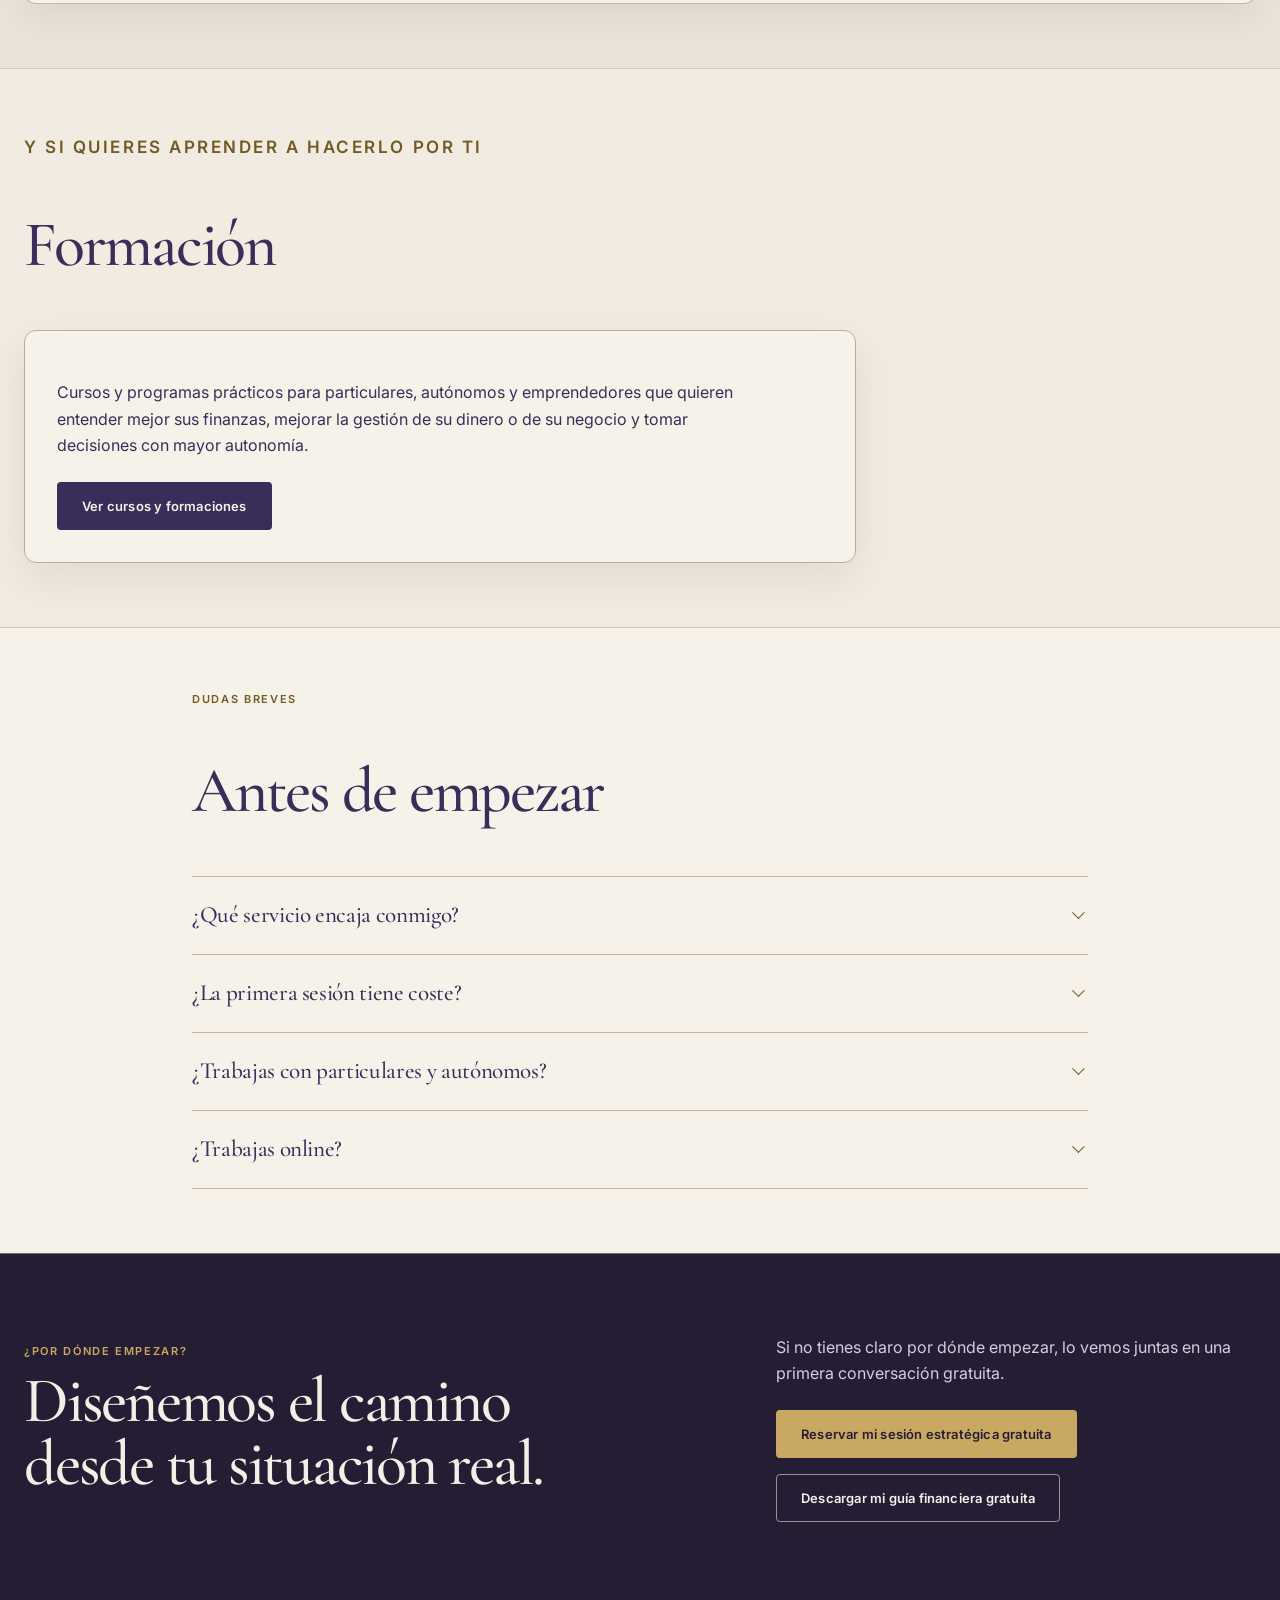
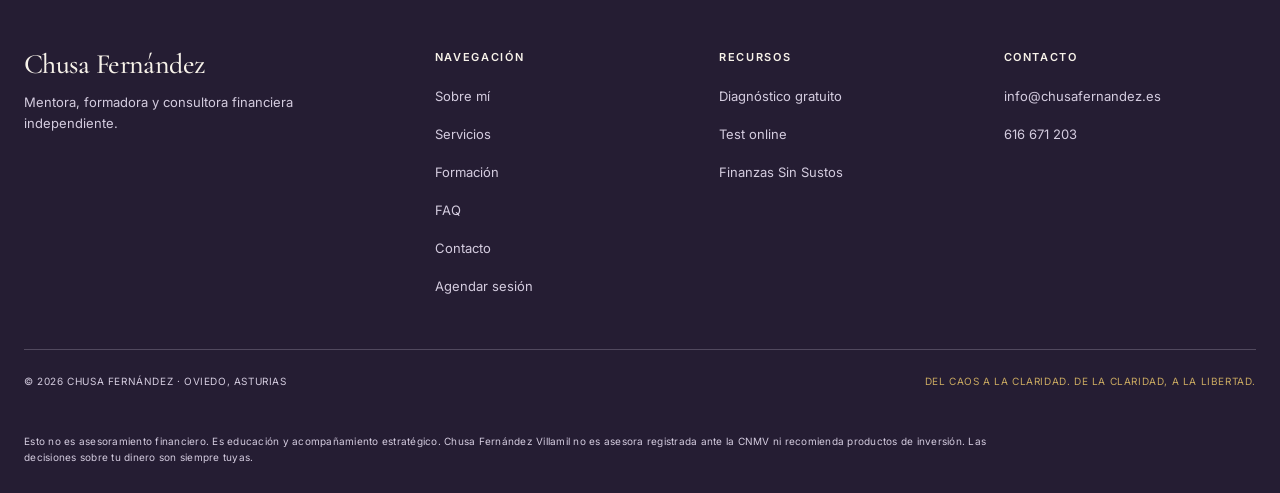
<file: servicios.html>
<!doctype html>
<html class="servicios" lang="es" data-theme="light">

<head>
    <meta charset="utf-8">
    <meta name="viewport" content="width=device-width,initial-scale=1">
    <meta name="theme-color" content="#F7F2E9">
    <title>Servicios · Planificar, Proteger y Crecer | Chusa Fernández</title>
    <meta name="description"
        content="Un mismo objetivo, tres formas de avanzar: planificar tus finanzas, proteger lo construido y hacer crecer tu dinero invirtiendo en economía real.">
    <link rel="stylesheet" href="assets/css/alquimia.css">
</head>

<body>
    <a class="skip-link" href="#main">Saltar al contenido</a>
  <header class="site-header" aria-label="Cabecera principal">
    <div class="container header-inner">
      <a class="brand" href="index.html" aria-label="Chusa Fernández, inicio">
        <span class="brand-name">Chusa Fernández</span>
        <span class="brand-role">Mentora y consultora de estrategia financiera</span>
      </a>
      <button class="nav-toggle" type="button" aria-expanded="false" aria-controls="main-nav">
        <svg class="icon" aria-hidden="true" viewBox="0 0 24 24"><path d="M4 6h16M4 12h16M4 18h16"/></svg>
        <span class="sr-only nav-label">Abrir menú</span>
      </button>
      <nav id="main-nav" class="main-nav" aria-label="Navegación principal">
        <ul class="nav-list">
          <li><a href="sobre-mi.html">Sobre mí</a></li>
          <li><a href="servicios.html" aria-current="page">Servicios</a></li>
          <li><a href="cursos.html">Formación</a></li>
          <li><a href="faq.html">FAQ</a></li>
          <li><a href="contacto.html">Contacto</a></li>
          <li><a href="diagnostico.html">Mi diagnóstico</a></li>
          <li><a class="nav-cta" href="agendar.html">Agendar una conversación</a></li>
        </ul>
      </nav>
    </div>
  </header>
    <main id="main">
        <section class="page-hero servicios__hero" data-theme="dark">
            <div class="container page-hero__grid">
                <div>
                    <p class="eyebrow">Un mismo objetivo, tres formas de avanzar</p>
                    <h1>Planificar. Proteger. Crecer.</h1>
                    <p class="page-hero__lead">Tus finanzas evolucionan contigo. A veces necesitas poner orden y
                        construir una estrategia. Otras, proteger. Y cuando existe una base sólida, llega el momento de
                        poner tu dinero a trabajar.</p>
                    <div class="actions"><a class="btn btn--primary" href="#mentoria">Explorar servicios</a><a
                            class="btn btn--secondary" href="agendar.html">Agendar una conversación</a></div>
                </div>
                <!-- Fotos: Unsplash License (uso libre, atribucion no exigida). Originales:
                     unsplash.com/photos/photo-1454165804606-c3d57bc86b40 (planificar)
                     unsplash.com/photos/photo-1519692933481-e162a57d6721 (proteger)
                     unsplash.com/photos/photo-1492496913980-501348b61469 (crecer) -->
                <ol class="pillars" aria-label="Los tres pilares">
                    <li class="pillar">
                        <img class="pillar__img" src="lumen-images/pilares/pilar-planificar.webp"
                            width="620" height="414" fetchpriority="high" decoding="async"
                            alt="Manos anotando cifras en un cuaderno junto a un portatil">
                        <span class="pillar__label">
                            <span class="pillar__mark" aria-hidden="true">01</span>
                            <span class="pillar__title">Planificar</span>
                        </span>
                    </li>
                    <li class="pillar">
                        <img class="pillar__img" src="lumen-images/pilares/pilar-proteger.webp"
                            width="620" height="414" loading="lazy" decoding="async"
                            alt="Una persona se resguarda bajo un paraguas en una calle lluviosa">
                        <span class="pillar__label">
                            <span class="pillar__mark" aria-hidden="true">02</span>
                            <span class="pillar__title">Proteger</span>
                        </span>
                    </li>
                    <li class="pillar">
                        <img class="pillar__img" src="lumen-images/pilares/pilar-crecer.webp"
                            width="620" height="930" loading="lazy" decoding="async"
                            alt="Unas manos sostienen tierra de la que asoma una raiz">
                        <span class="pillar__label">
                            <span class="pillar__mark" aria-hidden="true">03</span>
                            <span class="pillar__title">Crecer</span>
                        </span>
                    </li>
                </ol>
            </div>
        </section>
        <section class="section servicios__services" aria-labelledby="servicios-heading">
            <div class="container flow">
                <div class="section__head servicios__intro">
                    <div>
                        <p class="eyebrow">En qué te acompaño</p>
                        <h2 id="servicios-heading">Tres áreas, una misma estrategia</h2>
                    </div>
                    <p class="muted">Tres áreas que pueden formar parte de una misma estrategia financiera, adaptada a
                        tu situación, tus objetivos y el momento en el que te encuentras.</p>
                </div>
                <article id="mentoria" class="service-detail-card">
                    <div class="service-detail-card__main"><span class="thematic-pill">Planificar</span>
                        <h3>Mentoría financiera</h3>
                        <p class="service-detail-card__claim">Primero, claridad. Después, decisiones.</p>
                        <p>Trabajamos tus finanzas personales o de negocio para entender dónde estás, ordenar tus
                            números y construir una hoja de ruta hacia tus objetivos.</p>
                        <h4>Qué trabajamos</h4>
                        <ul class="feature-list">
                            <li>Revisión de tu situación financiera</li>
                            <li>Ingresos, gastos, ahorro y deudas</li>
                            <li>Finanzas personales y de negocio</li>
                            <li>Rentabilidad y mejora de beneficios</li>
                            <li>Hábitos y mentalidad financiera</li>
                            <li>Objetivos y planificación</li>
                            <li>Herramientas de control y seguimiento</li>
                        </ul><a class="btn btn--primary" href="contacto.html?interes=mentoria">Quiero saber más sobre
                            mentoría</a>
                    </div>
                    <aside class="service-detail-card__note"><svg class="icon" aria-hidden="true" viewBox="0 0 24 24">
                            <circle cx="12" cy="12" r="10" />
                            <path d="m16 8-3 8-5-5 8-3Z" />
                        </svg>
                        <h4>El objetivo</h4>
                        <p>Pasar del caos a la claridad. Entender tus números, ordenar tus finanzas y tener una hoja
                            de ruta clara para tomar mejores decisiones y avanzar hacia tus objetivos.</p>
                    </aside>
                </article>
                <article id="proteccion" class="service-detail-card">
                    <div class="service-detail-card__main"><span class="thematic-pill">Proteger</span>
                        <h3>Protección</h3>
                        <p class="service-detail-card__claim">Proteger lo que has construido también forma parte de una
                            buena estrategia.</p>
                        <p>Analizamos qué impacto tendría en tus finanzas un imprevisto —una baja, una incapacidad, un
                            cese de actividad u otras situaciones— y qué soluciones pueden ayudarte a reducir ese
                            riesgo.</p>
                        <h4>Qué trabajamos</h4>
                        <ul class="feature-list">
                            <li>Protección personal y familiar</li>
                            <li>Soluciones para autónomos</li>
                            <li>Responsabilidad civil, accidentes y otras coberturas</li>
                        </ul><a class="btn btn--primary" href="contacto.html?interes=proteccion">Quiero saber más sobre
                            protección</a>
                    </div>
                    <aside class="service-detail-card__note"><svg class="icon" aria-hidden="true" viewBox="0 0 24 24">
                            <path d="M20 13c0 5-3.5 7.5-8 9-4.5-1.5-8-4-8-9V5l8-3 8 3v8Z" />
                        </svg>
                        <h4>El objetivo</h4>
                        <p>Proteger tu tranquilidad financiera. Reducir el impacto que un imprevisto puede tener
                            sobre tus ingresos, tu familia, tu patrimonio o tu negocio…</p>
                    </aside>
                </article>
                <article id="crecer" class="service-detail-card">
                    <div class="service-detail-card__main"><span class="thematic-pill">Crecer</span>
                        <h3>Inversión en economía real</h3>
                        <p class="service-detail-card__claim">Haz que tu dinero también trabaje para ti.</p>
                        <p>Si ya dispones de ahorro o capital para invertir, te acompaño a analizar oportunidades de
                            inversión en economía real alineadas con tus objetivos —jubilación, vivienda, educación de
                            tus hijos o simplemente tú—, tu horizonte temporal y tu perfil.</p>
                        <p>Inversiones vinculadas a activos y proyectos reales, pensadas para quienes buscan
                            alternativas para diversificar más allá de las opciones financieras tradicionales.</p>
                        <h4>Cómo trabajamos</h4>
                        <ol class="feature-list">
                            <li>Definimos tus objetivos, horizonte temporal y perfil.</li>
                            <li>Analizamos las oportunidades de inversión que puedan encajar contigo.</li>
                            <li>Construimos una estrategia de diversificación con criterio.</li>
                        </ol><a class="btn btn--primary" href="contacto.html?interes=crecer">Quiero saber más
                            sobre poner mi dinero a trabajar</a>
                    </div>
                    <aside class="service-detail-card__note"><svg class="icon" aria-hidden="true" viewBox="0 0 24 24">
                            <path d="M3 3v18h18M7 16l4-5 4 3 5-7" />
                        </svg>
                        <h4>El objetivo</h4>
                        <p>Poner tu dinero a trabajar, diversificar y construir patrimonio a medio y largo plazo,
                            entendiendo siempre dónde inviertes, cómo funciona y qué riesgos implica.</p>
                    </aside>
                </article>
            </div>
        </section>
        <section class="section section--alt servicios__formacion" aria-labelledby="formacion-heading">
            <div class="container">
                <div class="section__head">
                    <p class="eyebrow">Y si quieres aprender a hacerlo por ti</p>
                    <h2 id="formacion-heading">Formación</h2>
                </div>
                <div class="callout">
                    <p>Cursos y programas prácticos para particulares, autónomos y emprendedores que quieren entender
                        mejor sus finanzas, mejorar la gestión de su dinero o de su negocio y tomar decisiones con mayor
                        autonomía.</p>
                    <div class="actions"><a class="btn btn--primary" href="cursos.html">Ver cursos y formaciones</a>
                    </div>
                </div>
            </div>
        </section>
        <section class="section servicios__faq">
            <div class="container faq">
                <p class="eyebrow">Dudas breves</p>
                <h2>Antes de empezar</h2>
                <details class="faq__item">
                    <summary>¿Qué servicio encaja conmigo?</summary>
                    <div class="faq__answer">
                        <p>Depende de tu momento. Si necesitas poner orden y construir un plan, es Planificar. Si
                            quieres cubrir un imprevisto, es Proteger. Y si ya tienes una base sólida y quieres hacer
                            crecer tu dinero, es Crecer. Si no lo tienes claro, lo vemos juntas en una primera
                            conversación gratuita.</p>
                    </div>
                </details>
                <details class="faq__item">
                    <summary>¿La primera sesión tiene coste?</summary>
                    <div class="faq__answer">
                        <p>No. Es una conversación de 60 minutos, gratuita y sin compromiso.</p>
                    </div>
                </details>
                <details class="faq__item">
                    <summary>¿Trabajas con particulares y autónomos?</summary>
                    <div class="faq__answer">
                        <p>Sí. El enfoque se adapta a tu situación personal o de negocio.</p>
                    </div>
                </details>
                <details class="faq__item">
                    <summary>¿Trabajas online?</summary>
                    <div class="faq__answer">
                        <p>Sí. Trabajo principalmente online y, cuando la ubicación y las circunstancias lo
                            permiten, también de forma presencial.</p>
                    </div>
                </details>
            </div>
        </section>
        <section class="cta-band servicios__cta" data-theme="dark">
            <div class="container cta-band__inner">
                <div>
                    <p class="eyebrow">¿Por dónde empezar?</p>
                    <h2>Diseñemos el camino desde tu situación real.</h2>
                </div>
                <div>
                    <p>Si no tienes claro por dónde empezar, lo vemos juntas en una primera conversación gratuita.</p>
                    <div class="actions">
                        <a class="btn btn--primary"
                            href="agendar.html">Reservar mi sesión
                            estratégica gratuita</a>
                        <a class="btn btn--ghost" href="lead-magnet.html">Descargar mi guía financiera gratuita</a>
                    </div>
                </div>
            </div>
        </section>
    </main>
    <footer class="site-footer">
    <div class="container footer-inner">
      <div class="footer-nav-grid">
        <div class="footer-brand">
          <span class="brand-name">Chusa Fernández</span>
          <p>Mentora, formadora y consultora financiera independiente.</p>
        </div>
        <div class="footer-col">
          <h2>Navegación</h2>
          <nav aria-label="Navegación del pie">
            <a href="sobre-mi.html">Sobre mí</a>
            <a href="servicios.html">Servicios</a>
            <a href="cursos.html">Formación</a>
            <a href="faq.html">FAQ</a>
            <a href="contacto.html">Contacto</a>
            <a href="agendar.html">Agendar sesión</a>
          </nav>
        </div>
        <div class="footer-col">
          <h2>Recursos</h2>
          <nav aria-label="Recursos">
            <a href="lead-magnet.html">Diagnóstico gratuito</a>
            <a href="diagnostico.html">Test online</a>
            <a href="infoproducto.html">Finanzas Sin Sustos</a>
          </nav>
        </div>
        <div class="footer-col">
          <h2>Contacto</h2>
          <address>
            <a href="mailto:info@chusafernandez.es">info@chusafernandez.es</a>
            <a href="tel:+34616671203">616 671 203</a>
          </address>
        </div>
      </div>
      <div class="footer-meta">
        <span>© 2026 Chusa Fernández · Oviedo, Asturias</span>
        <span class="footer-claim">Del caos a la claridad. De la claridad, a la libertad.</span>
      </div>
      <p class="footer-disclaimer">Esto no es asesoramiento financiero. Es educación y acompañamiento estratégico. Chusa Fernández Villamil no es asesora registrada ante la CNMV ni recomienda productos de inversión. Las decisiones sobre tu dinero son siempre tuyas.</p>
    </div>
  </footer>
    <script src="assets/js/alquimia.js"></script>
</body>

</html>
</file>
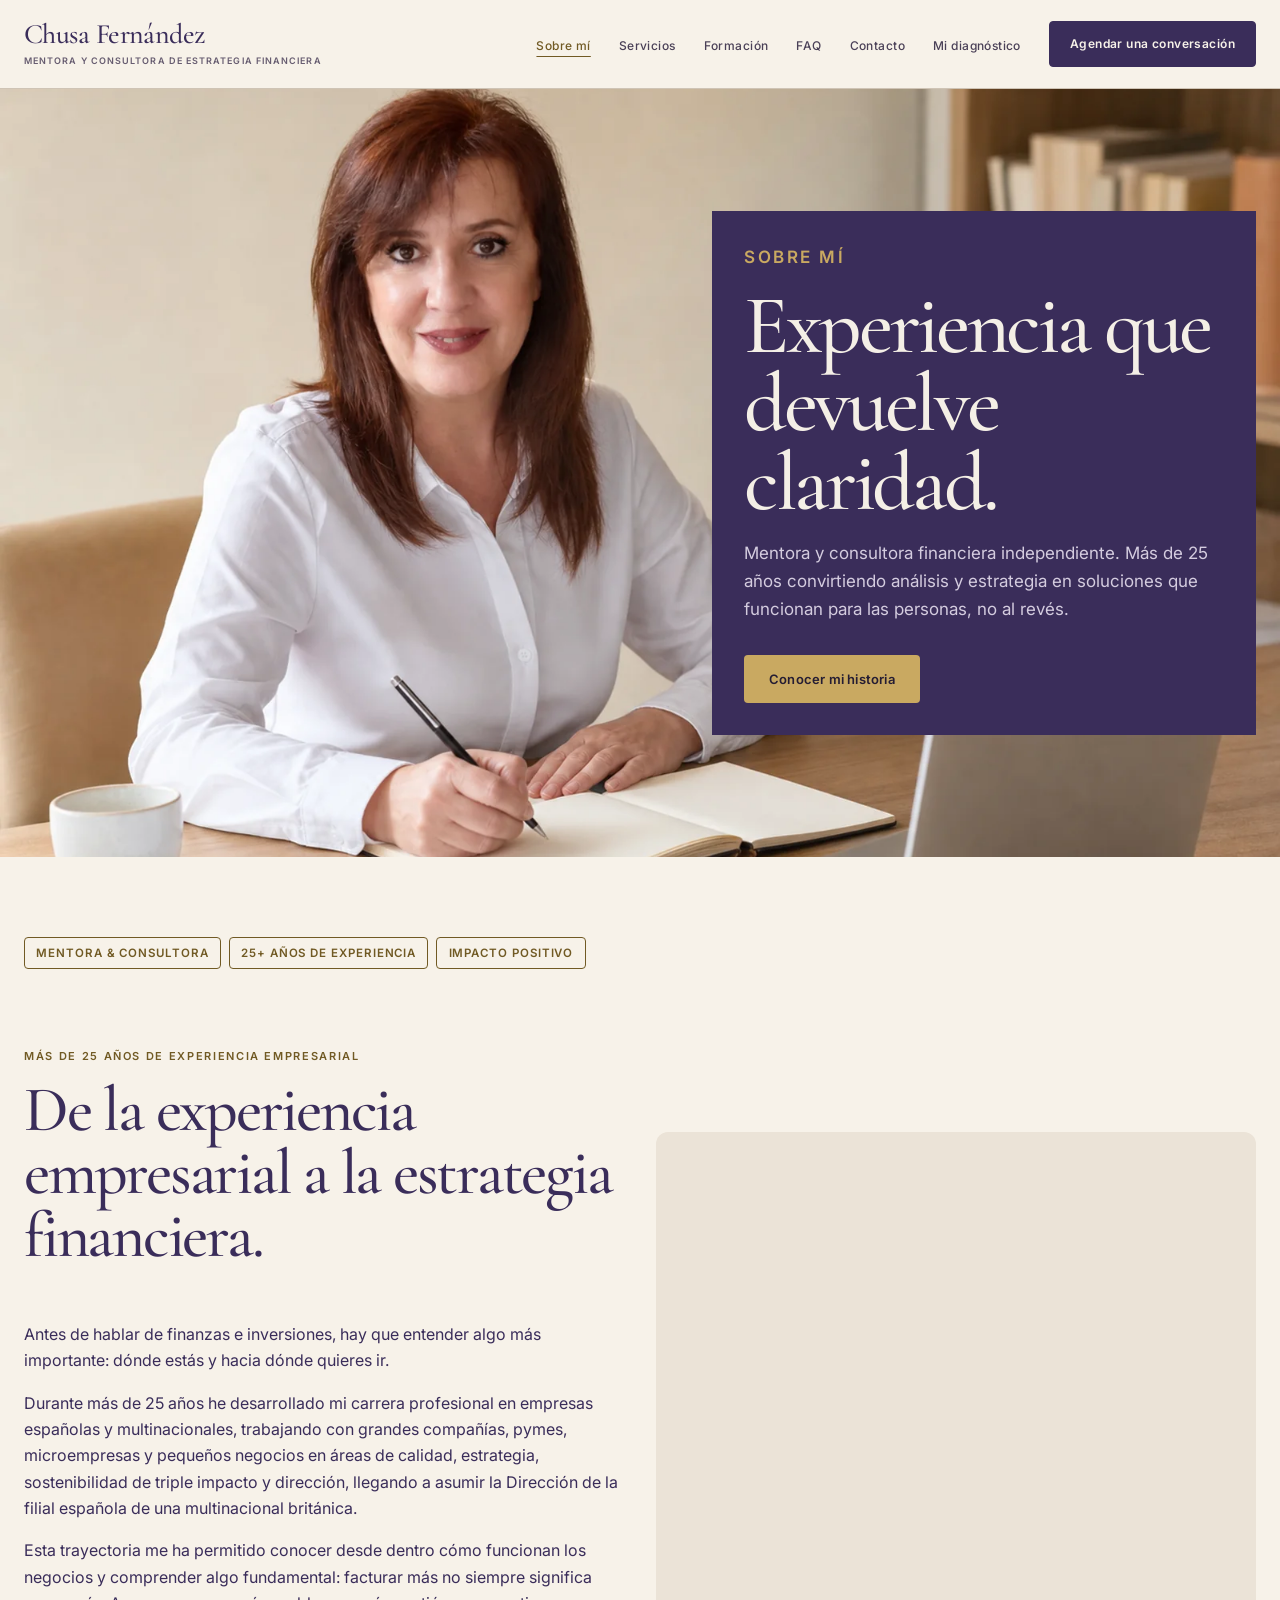
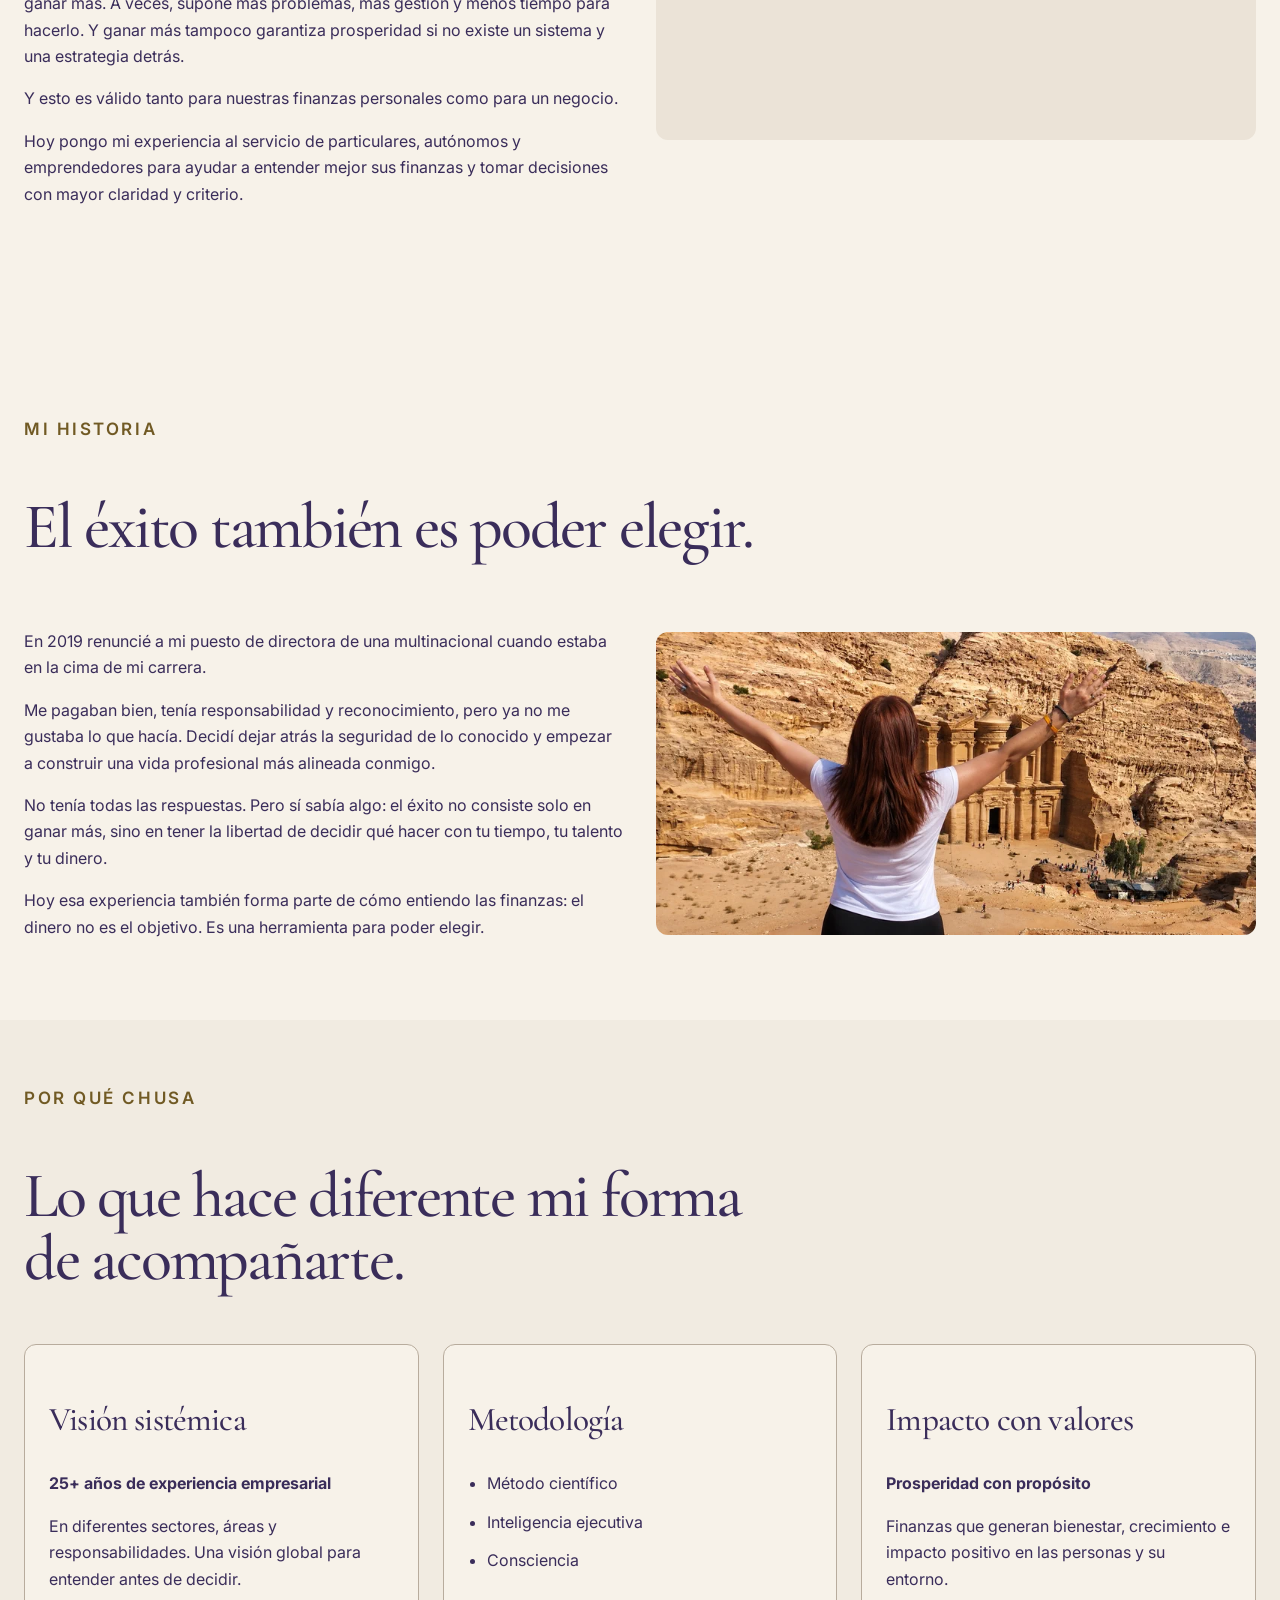
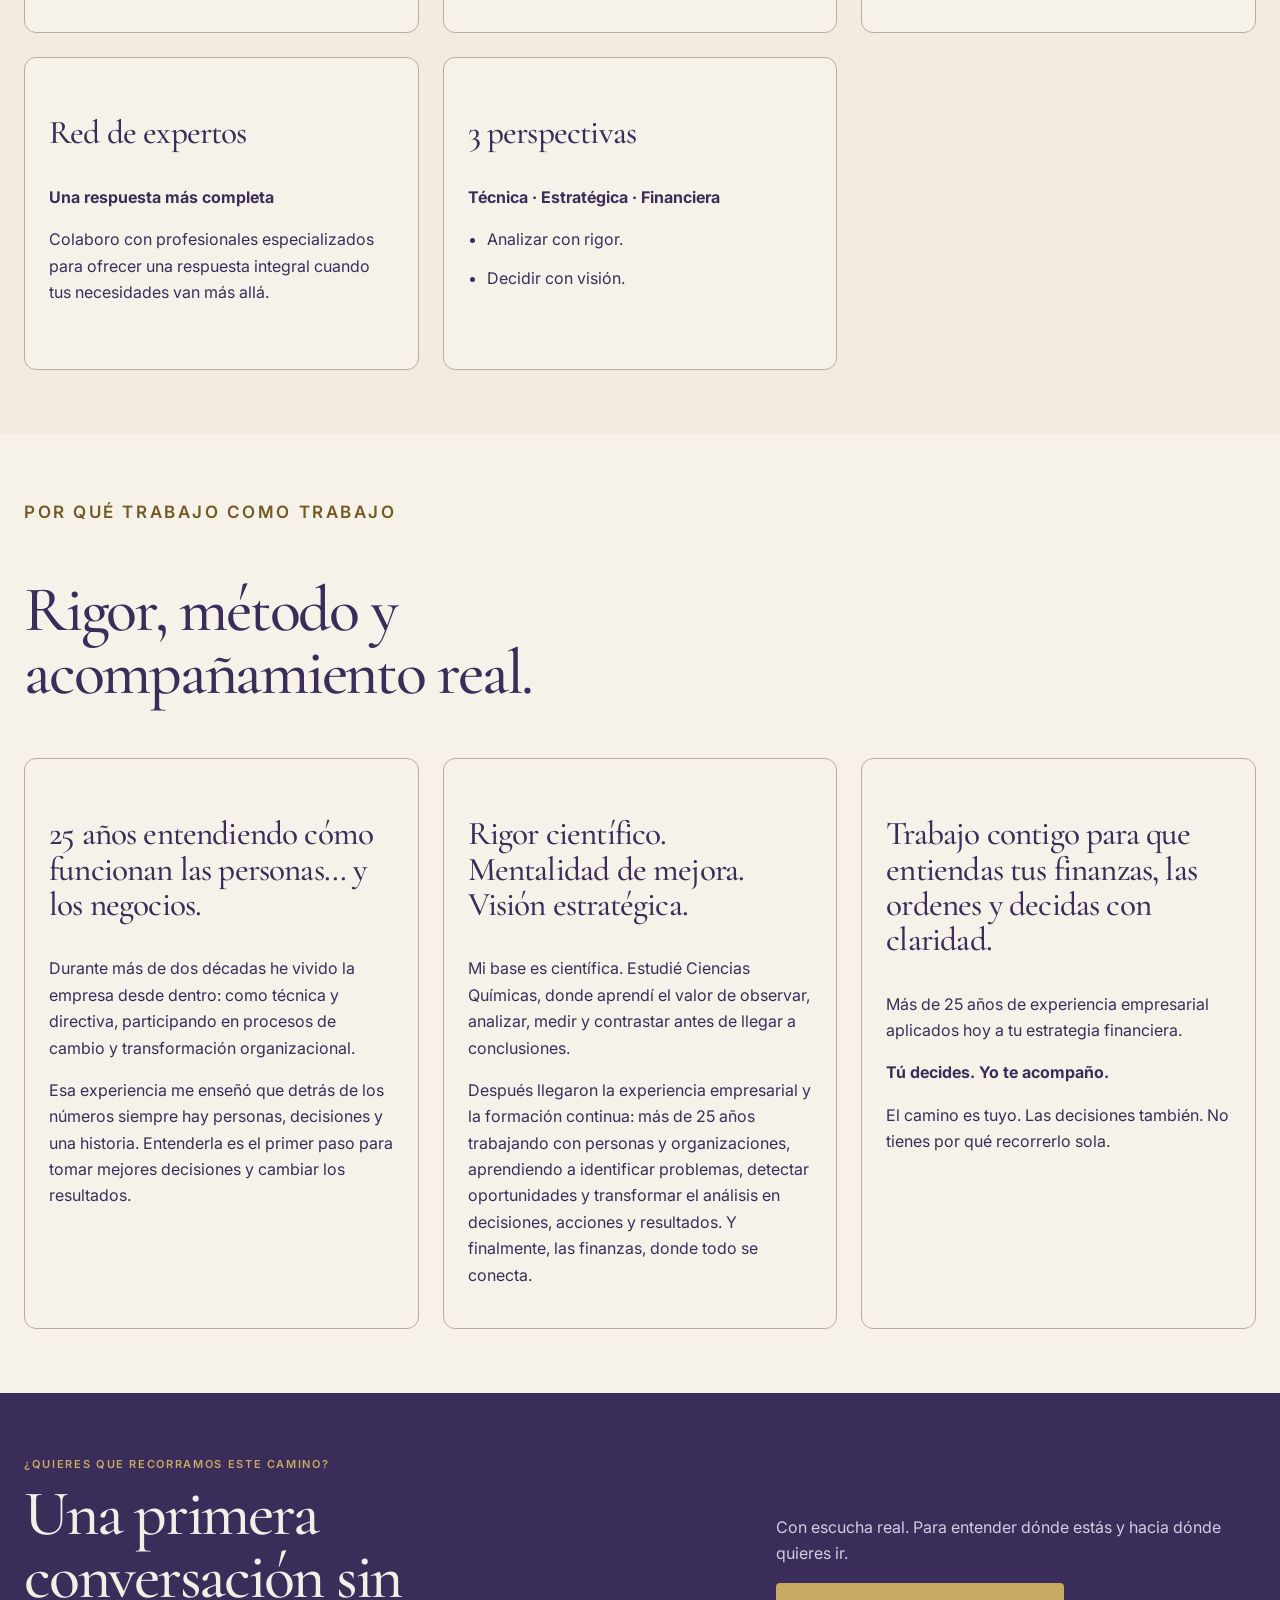
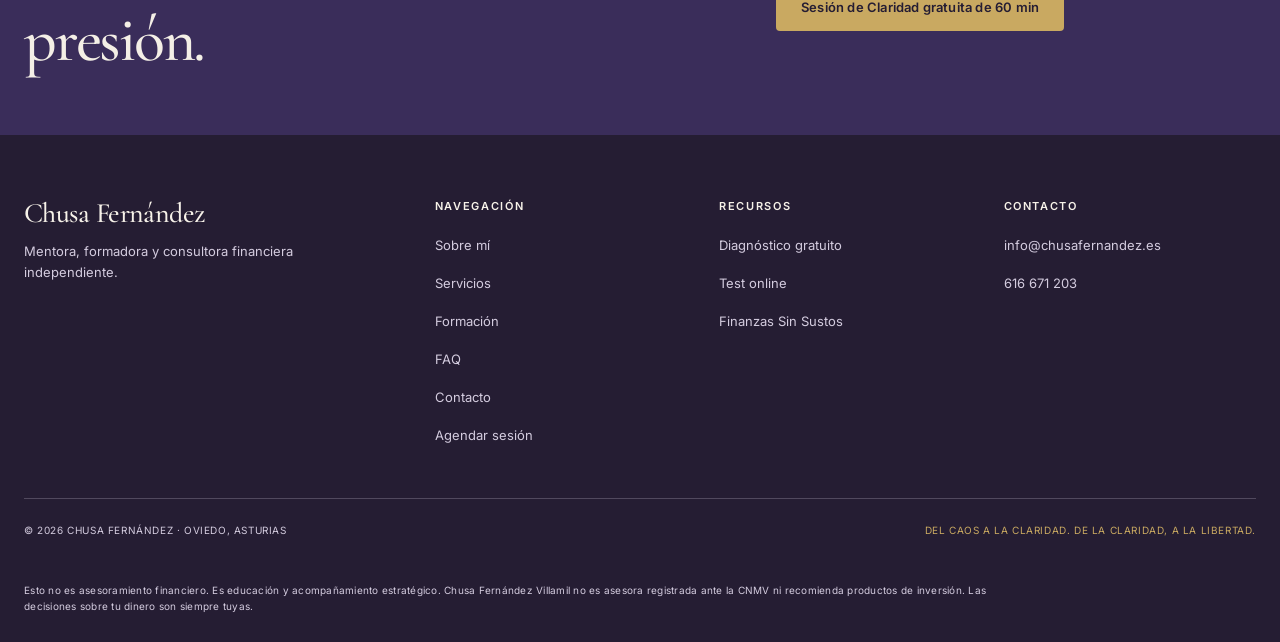
<file: sobre-mi.html>
<!doctype html>
<html lang="es" data-theme="light">

<head>
    <meta charset="utf-8">
    <meta name="viewport" content="width=device-width,initial-scale=1">
    <title>Sobre mí · Chusa Fernández | Mentora Financiera en Oviedo</title>
    <meta name="description"
        content="Más de 25 años de experiencia empresarial aplicados hoy a la estrategia financiera de particulares, autónomos y emprendedores.">
    <link rel="stylesheet" href="assets/css/alquimia.css">
    <link rel="preload" as="image" href="lumen-images/asesoria-educativa/002---18ef0ac9-6a89-468f-b7a3-a3aa15eb4ba7---v1-1600.webp">
</head>

<body>
    <a class="skip-link" href="#main">Saltar al contenido</a>
  <header class="site-header" aria-label="Cabecera principal">
    <div class="container header-inner">
      <a class="brand" href="index.html" aria-label="Chusa Fernández, inicio">
        <span class="brand-name">Chusa Fernández</span>
        <span class="brand-role">Mentora y consultora de estrategia financiera</span>
      </a>
      <button class="nav-toggle" type="button" aria-expanded="false" aria-controls="main-nav">
        <svg class="icon" aria-hidden="true" viewBox="0 0 24 24"><path d="M4 6h16M4 12h16M4 18h16"/></svg>
        <span class="sr-only nav-label">Abrir menú</span>
      </button>
      <nav id="main-nav" class="main-nav" aria-label="Navegación principal">
        <ul class="nav-list">
          <li><a href="sobre-mi.html" aria-current="page">Sobre mí</a></li>
          <li><a href="servicios.html">Servicios</a></li>
          <li><a href="cursos.html">Formación</a></li>
          <li><a href="faq.html">FAQ</a></li>
          <li><a href="contacto.html">Contacto</a></li>
          <li><a href="diagnostico.html">Mi diagnóstico</a></li>
          <li><a class="nav-cta" href="agendar.html">Agendar una conversación</a></li>
        </ul>
      </nav>
    </div>
  </header>
    <main id="main">
        <section class="hero-speaking" data-theme="dark" aria-labelledby="hero-title"><img class="hero-speaking__image"
                src="lumen-images/asesoria-educativa/002---18ef0ac9-6a89-468f-b7a3-a3aa15eb4ba7---v1-1600.webp"
                width="1600" height="1200" fetchpriority="high" decoding="async"
                alt="Chusa Fernández, mentora y consultora financiera">
            <div class="container hero-speaking__inner">
                <div class="hero-speaking__panel">
                    <p class="eyebrow">Sobre mí</p>
                    <h1 id="hero-title">Experiencia que devuelve claridad.</h1>
                    <p class="muted">Mentora y consultora financiera independiente. Más de 25 años convirtiendo análisis y estrategia en soluciones que funcionan para las personas, no al revés.</p>
                    <div class="actions"><a class="btn btn--primary" href="#mi-historia">Conocer mi historia</a></div>
                </div>
            </div>
        </section>
        <section class="section">
            <div class="container">
                <ul class="badge-row" aria-label="Credenciales">
                    <li class="badge">Mentora &amp; Consultora</li>
                    <li class="badge">25+ años de experiencia</li>
                    <li class="badge">Impacto positivo</li>
                </ul>
                <div class="page-hero__grid section">
                    <div class="flow">
                        <p class="eyebrow">Más de 25 años de experiencia empresarial</p>
                        <h2>De la experiencia empresarial a la estrategia financiera.</h2>
                        <p>Antes de hablar de finanzas e inversiones, hay que entender algo más importante: dónde estás y hacia dónde quieres ir.</p>
                        <p>Durante más de 25 años he desarrollado mi carrera profesional en empresas españolas y multinacionales, trabajando con grandes compañías, pymes, microempresas y pequeños negocios en áreas de calidad, estrategia, sostenibilidad de triple impacto y dirección, llegando a asumir la Dirección de la filial española de una multinacional británica.</p>
                        <p>Esta trayectoria me ha permitido conocer desde dentro cómo funcionan los negocios y comprender algo fundamental: facturar más no siempre significa ganar más. A veces, supone más problemas, más gestión y menos tiempo para hacerlo. Y ganar más tampoco garantiza prosperidad si no existe un sistema y una estrategia detrás.</p>
                        <p>Y esto es válido tanto para nuestras finanzas personales como para un negocio.</p>
                        <p>Hoy pongo mi experiencia al servicio de particulares, autónomos y emprendedores para ayudar a entender mejor sus finanzas y tomar decisiones con mayor claridad y criterio.</p>
                    </div>
                    <figure class="page-hero__media"><img
                            src="lumen-images/retrato-rojo/retrato-rojo-720.webp"
                            srcset="lumen-images/retrato-rojo/retrato-rojo-540.webp 540w,
                                    lumen-images/retrato-rojo/retrato-rojo-720.webp 720w"
                            sizes="(max-width: 48rem) calc(100vw - 40px), min(46vw, 620px)"
                            width="720" height="900" loading="lazy" decoding="async"
                            alt="Retrato de Chusa Fernández, mentora y consultora financiera, con blusa roja">
                        <figcaption class="sr-only">Chusa Fernández, mentora y consultora financiera.</figcaption>
                    </figure>
                </div>
            </div>
        </section>
        <section id="mi-historia" class="section">
            <div class="container">
                <div class="section__head">
                    <p class="eyebrow">Mi historia</p>
                    <h2>El éxito también es poder elegir.</h2>
                </div>
                <div class="page-hero__grid">
                    <div class="flow">
                        <p>En 2019 renuncié a mi puesto de directora de una multinacional cuando estaba en la cima de mi carrera.</p>
                        <p>Me pagaban bien, tenía responsabilidad y reconocimiento, pero ya no me gustaba lo que hacía. Decidí dejar atrás la seguridad de lo conocido y empezar a construir una vida profesional más alineada conmigo.</p>
                        <p>No tenía todas las respuestas. Pero sí sabía algo: el éxito no consiste solo en ganar más, sino en tener la libertad de decidir qué hacer con tu tiempo, tu talento y tu dinero.</p>
                        <p>Hoy esa experiencia también forma parte de cómo entiendo las finanzas: el dinero no es el objetivo. Es una herramienta para poder elegir.</p>
                    </div>
                    <figure class="page-hero__media">
                        <img src="lumen-images/petra-libertad/petra-libertad-1200.webp"
                            srcset="lumen-images/petra-libertad/petra-libertad-800.webp 800w,
                                    lumen-images/petra-libertad/petra-libertad-1200.webp 1200w"
                            sizes="(max-width: 48rem) calc(100vw - 40px), min(46vw, 620px)"
                            width="1200" height="606" loading="lazy" decoding="async"
                            alt="Chusa Fernández contempla el Tesoro de Petra con los brazos abiertos">
                    </figure>
                </div>
            </div>
        </section>
        <section class="section section--alt" aria-labelledby="por-que-chusa-title">
            <div class="container">
                <div class="section__head">
                    <p class="eyebrow">Por qué Chusa</p>
                    <h2 id="por-que-chusa-title">Lo que hace diferente mi forma de acompañarte.</h2>
                </div>
                <div class="cards cards--3">
                    <article class="panel">
                        <h3>Visión sistémica</h3>
                        <p><strong>25+ años de experiencia empresarial</strong></p>
                        <p>En diferentes sectores, áreas y responsabilidades. Una visión global para entender antes de decidir.</p>
                    </article>
                    <article class="panel">
                        <h3>Metodología</h3>
                        <ul class="feature-list">
                            <li>Método científico</li>
                            <li>Inteligencia ejecutiva</li>
                            <li>Consciencia</li>
                        </ul>
                    </article>
                    <article class="panel">
                        <h3>Impacto con valores</h3>
                        <p><strong>Prosperidad con propósito</strong></p>
                        <p>Finanzas que generan bienestar, crecimiento e impacto positivo en las personas y su entorno.</p>
                    </article>
                    <article class="panel">
                        <h3>Red de expertos</h3>
                        <p><strong>Una respuesta más completa</strong></p>
                        <p>Colaboro con profesionales especializados para ofrecer una respuesta integral cuando tus necesidades van más allá.</p>
                    </article>
                    <article class="panel">
                        <h3>3 perspectivas</h3>
                        <p><strong>Técnica · Estratégica · Financiera</strong></p>
                        <ul class="feature-list">
                            <li>Analizar con rigor.</li>
                            <li>Decidir con visión.</li>
                            <li>Mejorar resultados.</li>
                        </ul>
                    </article>
                </div>
            </div>
        </section>
        <section class="section" aria-labelledby="enfoque-title">
            <div class="container">
                <div class="section__head">
                    <p class="eyebrow">Por qué trabajo como trabajo</p>
                    <h2 id="enfoque-title">Rigor, método y acompañamiento real.</h2>
                </div>
                <div class="cards cards--3">
                    <article class="panel">
                        <h3>25 años entendiendo cómo funcionan las personas... y los negocios.</h3>
                        <p>Durante más de dos décadas he vivido la empresa desde dentro: como técnica y directiva, participando en procesos de cambio y transformación organizacional.</p>
                        <p>Esa experiencia me enseñó que detrás de los números siempre hay personas, decisiones y una historia. Entenderla es el primer paso para tomar mejores decisiones y cambiar los resultados.</p>
                    </article>
                    <article class="panel">
                        <h3>Rigor científico. Mentalidad de mejora. Visión estratégica.</h3>
                        <p>Mi base es científica. Estudié Ciencias Químicas, donde aprendí el valor de observar, analizar, medir y contrastar antes de llegar a conclusiones.</p>
                        <p>Después llegaron la experiencia empresarial y la formación continua: más de 25 años trabajando con personas y organizaciones, aprendiendo a identificar problemas, detectar oportunidades y transformar el análisis en decisiones, acciones y resultados. Y finalmente, las finanzas, donde todo se conecta.</p>
                    </article>
                    <article class="panel">
                        <h3>Trabajo contigo para que entiendas tus finanzas, las ordenes y decidas con claridad.</h3>
                        <p>Más de 25 años de experiencia empresarial aplicados hoy a tu estrategia financiera.</p>
                        <p><strong>Tú decides. Yo te acompaño.</strong></p>
                        <p>El camino es tuyo. Las decisiones también. No tienes por qué recorrerlo sola.</p>
                    </article>
                </div>
            </div>
        </section>
        <section class="cta-band" data-theme="dark" aria-labelledby="cta-title">
            <div class="container cta-band__inner">
                <div>
                    <p class="eyebrow">¿Quieres que recorramos este camino?</p>
                    <h2 id="cta-title">Una primera conversación sin presión.</h2>
                </div>
                <div>
                    <p>Con escucha real. Para entender dónde estás y hacia dónde quieres ir.</p><a
                        class="btn btn--primary"
                        href="agendar.html">Sesión de Claridad gratuita de 60 min</a>
                </div>
            </div>
        </section>
    </main>
    <footer class="site-footer">
    <div class="container footer-inner">
      <div class="footer-nav-grid">
        <div class="footer-brand">
          <span class="brand-name">Chusa Fernández</span>
          <p>Mentora, formadora y consultora financiera independiente.</p>
        </div>
        <div class="footer-col">
          <h2>Navegación</h2>
          <nav aria-label="Navegación del pie">
            <a href="sobre-mi.html">Sobre mí</a>
            <a href="servicios.html">Servicios</a>
            <a href="cursos.html">Formación</a>
            <a href="faq.html">FAQ</a>
            <a href="contacto.html">Contacto</a>
            <a href="agendar.html">Agendar sesión</a>
          </nav>
        </div>
        <div class="footer-col">
          <h2>Recursos</h2>
          <nav aria-label="Recursos">
            <a href="lead-magnet.html">Diagnóstico gratuito</a>
            <a href="diagnostico.html">Test online</a>
            <a href="infoproducto.html">Finanzas Sin Sustos</a>
          </nav>
        </div>
        <div class="footer-col">
          <h2>Contacto</h2>
          <address>
            <a href="mailto:info@chusafernandez.es">info@chusafernandez.es</a>
            <a href="tel:+34616671203">616 671 203</a>
          </address>
        </div>
      </div>
      <div class="footer-meta">
        <span>© 2026 Chusa Fernández · Oviedo, Asturias</span>
        <span class="footer-claim">Del caos a la claridad. De la claridad, a la libertad.</span>
      </div>
      <p class="footer-disclaimer">Esto no es asesoramiento financiero. Es educación y acompañamiento estratégico. Chusa Fernández Villamil no es asesora registrada ante la CNMV ni recomienda productos de inversión. Las decisiones sobre tu dinero son siempre tuyas.</p>
    </div>
  </footer>
    <script src="assets/js/alquimia.js"></script>
</body>

</html>
</file>
<file: assets/css/alquimia.css>
@import url('https://fonts.googleapis.com/css2?family=Cormorant+Garamond:ital,wght@0,500;1,500&family=Inter:wght@400;500;600&family=JetBrains+Mono:wght@500&display=swap');

:root {
  --font-serif: "Cormorant Garamond", Georgia, serif;
  --font-sans: Inter, Arial, sans-serif;
  --font-mono: "JetBrains Mono", monospace;
  --space-3xs: .25rem; --space-2xs: .5rem; --space-xs: .75rem; --space-sm: 1rem;
  --space-md: 1.5rem; --space-lg: 2rem; --space-xl: 3rem; --space-2xl: 4rem; --space-3xl: 6rem;
  --radius-sm: .25rem; --radius-md: .5rem; --radius-lg: .75rem;
  --container-max: 80rem; --container-narrow: 55rem; --container-prose: 42.5rem;
}

/* ==== Variables del home (alias para compatibilidad con merge de home-extracted.css 2026-08-08) ==== */
:root {
  --paper: var(--bg-primary);
  --paper-2: var(--bg-secondary);
  --paper-3: var(--bg-tertiary);
  --ink: var(--text-primary);
  --ink-2: var(--text-secondary);
  --muted: var(--text-muted);
  --purple: var(--purple-primary);
  --gold: var(--gold-primary);
  --cream: #F7F2E9;
  --lavender: #D4CCDF;
  --rule: #CFC4B5;
  --container: 1280px;
  --radius: 4px;
  --axis-col: 14px;
  --anim-delay: 0ms;
}

[data-theme="light"], :root {
  --bg-primary: #F7F2E9; --bg-secondary: #F1EBE1; --bg-tertiary: #EBE3D7; --bg-elevated: #E4D9CA;
  --text-primary: #1A1428; --text-secondary: #4A4057; --text-muted: #665C70;
  --purple-primary: #3A2D5A; --purple-deep: #251D33; --purple-soft: #5B3D67;
  --gold-primary: #715A24; --gold-light: #8A7132; --gold-bright: #C9A961; --gold-dark: #66501E; --gold-shadow: #4D3C17;
  --neutral-900: #1A1428; --neutral-800: #4A4057; --neutral-700: #CFC4B5; --neutral-600: #D9CEBF; --neutral-500: #B8AC9D;
  --success: #2F6B49; --warning: #854F10; --error: #A23E3E; --info: #315F8A;
}
[data-theme="dark"] {
  --bg-primary: #3A2D5A; --bg-secondary: #473869; --bg-tertiary: #544578; --bg-elevated: #5F5085;
  --text-primary: #F4EFE6; --text-secondary: #D4CCDF; --text-muted: #998FA8;
  --gold-primary: #C9A961; --gold-light: #E5D4A1; --gold-bright: #F4D982; --gold-dark: #9C8446; --gold-shadow: #5C4E2A;
  --neutral-900: #2A2045; --neutral-800: #352B55; --neutral-700: #3F3360; --neutral-600: #473869; --neutral-500: #544578;
  --success: #5DBB7A; --warning: #E5A04A; --error: #E55B5B; --info: #5B9FE5;
}
/* Los alias de arriba (--ink-2: var(--text-secondary), etc.) se resuelven una
   sola vez en :root y heredan ya calculados: NO se recalculan dentro de un
   subarbol data-theme="dark". Hay que redeclararlos aqui o el texto sale con
   el color del tema claro sobre fondo oscuro (ilegible). */
[data-theme="dark"] {
  --paper: var(--bg-primary);
  --paper-2: var(--bg-secondary);
  --paper-3: var(--bg-tertiary);
  --ink: var(--text-primary);
  --ink-2: var(--text-secondary);
  --muted: var(--text-muted);
  --gold: var(--gold-primary);
}
/* Fix visual según home de referencia (pages/index.html):
   - En la home los h1/h2/h3 son púrpura (--purple-primary) sobre fondo crema
   - Sobre fondo púrpura oscuro (data-theme="dark") los títulos van en crema
   - Párrafos normales siguen el text-primary del body
   Ratio púrpura/crema = ~13:1 (AAA), crema/púrpura = ~10.77:1 (AAA) */
h1, h2, h3 { color: var(--purple-primary); }
[data-theme="dark"] h1,
[data-theme="dark"] h2,
[data-theme="dark"] h3 { color: var(--text-primary); }
[data-theme="dark"] a { color: var(--gold-primary); }
[data-theme="dark"] .muted { color: var(--text-secondary); }
[data-theme="dark"] .eyebrow { color: var(--gold-primary); }
/* page-hero: el h1 específicamente toma color del theme, no del default púrpura */
.page-hero[data-theme="dark"] h1 { color: var(--text-primary); }
.page-hero[data-theme="dark"] .page-hero__lead { color: var(--text-secondary); }

*,*::before,*::after{box-sizing:border-box}
/* mobile-first (QA rubric §3) — previene scroll horizontal residual */
html, body { overflow-x: clip; max-width: 100%; }
body { max-width: 100vw; }
img, svg, video, iframe { display: block; max-width: 100%; height: auto; }
button, input, select, textarea { max-width: 100%; font: inherit; }
h1, h2, h3, h4, p { overflow-wrap: anywhere; word-break: break-word; max-width: 100%; }
.grid > *, .cards > *, .section__head, .container, .flow > * { min-width: 0; }
 html{color-scheme:light dark;scroll-behavior:smooth} body{margin:0;background:var(--bg-primary);color:var(--text-primary);font:400 1rem/1.55 var(--font-sans)} img{display:block;max-width:100%;height:auto} button,input,select,textarea{font:inherit} a{color:var(--gold-primary)} h1,h2,h3,p{overflow-wrap:break-word} h1,h2,h3{font-family:var(--font-serif);font-weight:500;letter-spacing:-.02em} h1{font-size:clamp(3rem,12vw,5.5rem);line-height:.95} h2{font-size:clamp(2.25rem,8vw,3.5rem);line-height:1} h3{font-size:1.75rem;line-height:1.1} p{max-width:68ch}.container{width:min(calc(100% - 2 * var(--space-sm)),var(--container-max));margin-inline:auto}.prose{max-width:var(--container-prose)}.narrow{max-width:var(--container-narrow);margin-inline:auto}.flow>*+*{margin-block-start:var(--space-sm)}.section{padding-block:var(--space-2xl)}.section--alt{background:var(--bg-secondary)}.section__head{max-width:48rem;margin-bottom:var(--space-xl)}.eyebrow{margin:0 0 var(--space-xs);color:var(--gold-primary);font-size:.75rem;font-weight:600;letter-spacing:.12em;text-transform:uppercase}.muted{color:var(--text-secondary)}.mono{font-family:var(--font-mono)}.sr-only{position:absolute;width:1px;height:1px;padding:0;margin:-1px;overflow:hidden;clip:rect(0,0,0,0);white-space:nowrap;border:0}:where(a,button,input,select,textarea,summary,[tabindex]):focus-visible{outline:2px solid var(--gold-primary);outline-offset:3px}.skip-link{position:fixed;z-index:100;inset:var(--space-xs) auto auto var(--space-xs);padding:var(--space-xs);background:var(--bg-primary);transform:translateY(-200%)}.skip-link:focus{transform:none}.icon{width:1.5rem;height:1.5rem;fill:none;stroke:currentColor;stroke-width:1.5;stroke-linecap:round;stroke-linejoin:round}.btn{min-height:44px;display:inline-flex;align-items:center;justify-content:center;padding:.75rem 1.4rem;border:1px solid transparent;border-radius:var(--radius-sm);font-weight:600;text-decoration:none;cursor:pointer;transition:background 200ms ease,color 200ms ease}.btn--primary{background:var(--gold-primary);color:var(--bg-primary)}[data-theme="light"] .btn--primary{color:var(--bg-primary)}.btn--primary:hover{background:var(--gold-dark)}.btn--secondary{border-color:var(--gold-primary);background:transparent;color:var(--gold-primary)}.btn--ghost{background:transparent;color:var(--text-primary)}.actions{display:flex;flex-wrap:wrap;gap:var(--space-xs);margin-top:var(--space-lg)}
.site-header{position:sticky;z-index:50;top:0;border-bottom:1px solid var(--neutral-600);background:var(--bg-primary)}.brand{display:grid;color:var(--text-primary);text-decoration:none}.page-hero{padding-block:var(--space-2xl);background:var(--bg-primary)}.page-hero__grid{display:grid;gap:var(--space-lg);align-items:center}.page-hero h1{max-width:13ch;margin:var(--space-sm) 0}.page-hero__lead{font-size:1.125rem;color:var(--text-secondary)}.page-hero__media{margin:0;overflow:hidden;border-radius:var(--radius-lg);background:var(--bg-tertiary)}.page-hero__media img{width:100%;max-height:38rem;object-fit:cover}.hero-speaking{position:relative;min-height:42rem;display:grid;overflow:hidden;background:var(--bg-primary)}.hero-speaking__image{position:absolute;inset:0;width:100%;height:100%;object-fit:cover;object-position:50% 12%}.hero-speaking__inner{position:relative;z-index:1;display:grid;align-items:end;padding-block:var(--space-2xl)}.hero-speaking__panel{max-width:42rem;padding:var(--space-md);background:var(--bg-primary);color:var(--text-primary)}.hero-speaking h1{margin-block:var(--space-sm)}
.badge-row{display:flex;flex-wrap:wrap;gap:var(--space-2xs);padding:0;list-style:none}.badge,.thematic-pill{display:inline-flex;align-items:center;min-height:32px;padding:.35rem .7rem;border:1px solid var(--gold-primary);border-radius:var(--radius-sm);color:var(--gold-primary);font-size:.72rem;font-weight:600;letter-spacing:.08em;text-transform:uppercase}.cards{display:grid;gap:var(--space-md)}.service-card,.service-detail-card,.panel{padding:var(--space-md);border:1px solid var(--neutral-500);border-radius:var(--radius-lg);background:var(--bg-primary)}.service-card{display:grid;align-content:start;gap:var(--space-sm);background:var(--bg-elevated)}.service-card .icon{color:var(--gold-primary)}.service-detail-card{display:grid;gap:var(--space-md)}.service-detail-card__main>p{color:var(--text-secondary)}.service-detail-card__note{padding:var(--space-md);border:1px solid var(--neutral-500);border-radius:var(--radius-md);background:var(--bg-secondary)}.callout{margin-block-start:var(--space-xl);padding:clamp(1.5rem,2.5vw,2.25rem);border:1px solid var(--neutral-500);border-radius:var(--radius-lg);background:var(--bg-primary);box-shadow:0 1rem 2.75rem rgba(37,29,51,.08)}.quote{margin:0;padding:var(--space-lg);border:1px solid var(--gold-primary);background:var(--bg-secondary)}.quote blockquote{margin:0;font:italic 500 clamp(1.75rem,6vw,2.5rem)/1.2 var(--font-serif)}.quote figcaption{margin-top:var(--space-md);color:var(--text-secondary)}
.timeline{margin:0;padding:0;list-style:none}.timeline__item{position:relative;padding:0 0 var(--space-lg) var(--space-lg);border-left:1px solid var(--gold-primary)}.timeline__item::before{content:"";position:absolute;left:-.42rem;top:.2rem;width:.75rem;height:.75rem;border:2px solid var(--gold-primary);border-radius:50%;background:var(--bg-primary)}.timeline__year{color:var(--gold-primary);font:500 .75rem/1 var(--font-mono);text-transform:uppercase}.timeline h3{margin:.5rem 0}.timeline p{margin:0;color:var(--text-secondary)}
.product-mockup{position:relative;display:grid;place-items:center;min-height:24rem;margin:0;padding:var(--space-lg);background:var(--bg-secondary);overflow:clip}.product-mockup__tablet{width:min(100%,42rem);padding:var(--space-xs);border:1px solid var(--neutral-500);border-radius:var(--radius-lg);background:var(--bg-elevated)}.product-mockup__tablet img{width:100%;border-radius:var(--radius-sm)}.product-mockup figcaption{margin-top:var(--space-md);color:var(--text-secondary);text-align:center}.price{font:500 clamp(2.5rem,10vw,4rem)/1 var(--font-serif);color:var(--gold-primary)}.feature-list{display:grid;gap:var(--space-xs);padding-left:1.2rem}.pricing{padding:var(--space-lg);border:1px solid var(--gold-primary);border-radius:var(--radius-lg);background:var(--bg-primary)}
.form-shell,.contact-form,.lead-form{display:grid;gap:var(--space-md);padding:var(--space-md);border:1px solid var(--neutral-500);border-radius:var(--radius-md);background:var(--bg-secondary)}.form-field{display:grid;gap:var(--space-2xs)}.form-field label{font-size:.875rem;font-weight:600}.form-field :is(input,select,textarea){width:100%;min-height:44px;padding:var(--space-xs);border:1px solid var(--neutral-500);border-radius:var(--radius-sm);background:var(--bg-elevated);color:var(--text-primary)}.form-field textarea{resize:vertical}.form-field small,.form-note{color:var(--text-secondary)}.check-field{display:grid;grid-template-columns:44px 1fr;align-items:start}.check-field input{width:1.25rem;height:1.25rem;margin:.75rem;accent-color:var(--gold-primary)}.form-message{display:none;margin:0;font-weight:500}.form-message[data-visible="true"]{display:block}.form-message--success{color:var(--success)}.form-message--error{color:var(--error)}
.faq-layout{display:grid;gap:var(--space-xl)}.faq{max-width:var(--container-prose)}.faq__item{border-top:1px solid var(--neutral-500)}.faq__item:last-child{border-bottom:1px solid var(--neutral-500)}
.cta-band{padding-block:var(--space-2xl);background:var(--bg-primary);color:var(--text-primary)}.cta-band__inner{display:grid;gap:var(--space-lg)}.cta-band h2{max-width:18ch;margin:var(--space-xs) 0 0}.cta-band p{color:var(--text-secondary)}.quiz-intro{text-align:center}.quiz{max-width:var(--container-prose);margin-inline:auto;padding:var(--space-md)}.quiz__progress{margin-bottom:var(--space-lg)}.quiz progress{width:100%;height:.75rem;accent-color:var(--gold-primary)}.quiz__question{display:grid;gap:var(--space-xs);margin:0;padding:0;border:0}.quiz__question legend{margin-bottom:var(--space-md);font:500 clamp(1.75rem,7vw,2.5rem)/1.1 var(--font-serif)}.radio-card{display:grid;grid-template-columns:44px 1fr;align-items:center;min-height:4.5rem;border:1px solid var(--neutral-500);border-radius:var(--radius-md);background:var(--bg-secondary);cursor:pointer}.radio-card input{width:1.25rem;height:1.25rem;margin:.75rem;accent-color:var(--gold-primary)}.radio-card span{padding:var(--space-xs)}.radio-card:has(input:checked){border-width:2px;border-color:var(--gold-primary)}.radio-card:focus-within{outline:2px solid var(--gold-primary);outline-offset:3px}.quiz__nav{display:flex;justify-content:space-between;gap:var(--space-xs);margin-top:var(--space-lg)}.diagnostic-result{max-width:var(--container-narrow);margin-inline:auto;padding:var(--space-md)}.level-scale ol{display:grid;margin:var(--space-lg) 0;padding:0;border:1px solid var(--neutral-500);list-style:none}.level-scale li{min-height:4rem;display:grid;place-items:center;padding:var(--space-2xs);border-bottom:1px solid var(--neutral-500);color:var(--text-secondary);text-align:center}.level-scale li:last-child{border:0}.level-scale [aria-current="step"]{background:var(--bg-elevated);color:var(--text-primary);font-weight:600;box-shadow:inset 0 -2px var(--gold-primary)}.result-advice{margin-block:var(--space-lg);padding:var(--space-md);border:1px solid var(--neutral-500);border-radius:var(--radius-md);background:var(--bg-secondary)}[hidden]{display:none!important}
.calendly{width:100%;height:44rem;border:1px solid var(--neutral-500);border-radius:var(--radius-md);background:var(--bg-secondary)}
@media(min-width:48rem){.container{width:min(calc(100% - 2 * var(--space-md)),var(--container-max))}.page-hero__grid{grid-template-columns:1fr 1fr}.hero-speaking{min-height:48rem}.hero-speaking__inner{align-items:center}.hero-speaking__panel{padding:var(--space-lg)}.cards--2{grid-template-columns:repeat(2,1fr)}.cards--3{grid-template-columns:repeat(3,1fr)}.service-detail-card{grid-template-columns:1.4fr .6fr;padding:var(--space-lg)}.service-detail-card--reverse .service-detail-card__main{order:2}.timeline{display:grid;grid-template-columns:repeat(2,1fr);gap:var(--space-lg)}.timeline__item{border-left:0;border-top:1px solid var(--gold-primary);padding:var(--space-lg) 0 0}.timeline__item::before{left:0;top:-.42rem}.form-shell,.contact-form,.lead-form{grid-template-columns:repeat(2,1fr);padding:var(--space-lg)}.form-wide{grid-column:1/-1}.faq-layout{grid-template-columns:14rem 1fr}.cta-band__inner{grid-template-columns:1.2fr .8fr;align-items:center}.level-scale ol{grid-template-columns:repeat(4,1fr)}.level-scale li{border-bottom:0;border-right:1px solid var(--neutral-500)}}
@media(min-width:64rem){}
@media(prefers-reduced-motion:reduce){*,*::before,*::after{scroll-behavior:auto!important;transition-duration:.01ms!important;animation-duration:.01ms!important}}

/* page-hero en dark mode: heredar color del cascade */
.page-hero[data-theme="dark"] { color: var(--text-primary); }
.page-hero[data-theme="dark"] .page-hero__lead { color: var(--text-secondary); }

/* ==========================================================================
   SERVICIOS · jerarquía cromática y composición encapsulada
   ========================================================================== */
.servicios main { background: var(--bg-primary); }
.servicios .servicios__hero {
  position: relative;
  overflow: clip;
  padding-block: clamp(4rem, 8vw, 7rem);
  background:
    radial-gradient(circle at 88% 12%, rgba(201, 169, 97, .2), transparent 28rem),
    var(--purple-primary);
}
.servicios .servicios__hero::after {
  content: "";
  position: absolute;
  inset: auto 0 0;
  height: 1px;
  background: rgba(201, 169, 97, .55);
}
.servicios .servicios__hero .page-hero__grid { position: relative; z-index: 1; }

.servicios .servicios__services {
  position: relative;
  background: var(--bg-tertiary);
}
.servicios .servicios__services .flow { display: grid; gap: var(--space-lg); }
.servicios .servicios__services .flow > * + * { margin-block-start: 0; }
.servicios .servicios__intro {
  max-width: none;
  margin-bottom: var(--space-sm);
  padding-bottom: var(--space-lg);
  border-bottom: 1px solid rgba(113, 90, 36, .4);
}
.servicios .servicios__intro h2 { max-width: 12ch; margin: 0; text-wrap: balance; }
.servicios .servicios__intro > p { align-self: end; margin: 0; }
.servicios .servicios__services .service-detail-card {
  position: relative;
  overflow: hidden;
  border-color: rgba(113, 90, 36, .38);
  background: var(--bg-primary);
  box-shadow: 0 .75rem 2rem rgba(58, 45, 90, .08);
}
.servicios .servicios__services .service-detail-card__main h3 {
  margin-block: var(--space-sm) var(--space-xs);
  font-size: clamp(2.25rem, 6vw, 3.5rem);
  text-wrap: balance;
}
.servicios .servicios__services .service-detail-card__main > .service-detail-card__claim {
  margin-block: 0 var(--space-sm);
  max-width: 34ch;
  color: var(--purple-primary);
  font: 500 clamp(1.15rem, 2vw, 1.5rem)/1.28 var(--font-serif);
  letter-spacing: -.015em;
  text-wrap: balance;
}
.servicios .servicios__services h4 {
  margin-block: var(--space-lg) var(--space-sm);
  color: var(--purple-primary);
  font: 600 .78rem/1.3 var(--font-sans);
  letter-spacing: .1em;
  text-transform: uppercase;
}
.servicios .servicios__services .service-detail-card__note h4 {
  margin-block: var(--space-md) var(--space-xs);
  font-family: var(--font-serif);
  font-size: 1.65rem;
  font-weight: 500;
  letter-spacing: -.02em;
  line-height: 1.08;
  text-transform: none;
}
.servicios .servicios__services .service-detail-card__note .icon { color: var(--gold-primary); }
.servicios .servicios__services .service-detail-card__main > .btn { margin-top: var(--space-sm); }

.servicios .servicios__formacion {
  border-block: 1px solid rgba(113, 90, 36, .24);
  background: var(--bg-secondary);
}
.servicios .servicios__formacion .section__head { margin-bottom: 0; }
.servicios .servicios__formacion .callout { max-width: 52rem; }
.servicios .servicios__formacion .callout .actions { margin-top: var(--space-md); }

.servicios .servicios__faq { background: var(--bg-primary); }
.servicios .servicios__faq .faq { max-width: 56rem; }
.servicios .servicios__faq .faq__item { border-color: rgba(113, 90, 36, .38); }
.servicios .servicios__cta {
  background: var(--purple-deep);
  border-top: 1px solid rgba(201, 169, 97, .55);
}
.servicios .servicios__cta .actions { margin-top: var(--space-md); gap: var(--space-sm); }
.servicios .servicios__cta .btn--ghost {
  border-color: rgba(247, 242, 233, .55);
  color: var(--cream);
}
.servicios .servicios__cta .btn--ghost:hover {
  border-color: var(--gold-bright);
  color: var(--gold-bright);
}

@media (min-width: 32rem) {
  .servicios .servicios__services .service-detail-card__main > .btn,
  .servicios .servicios__formacion .callout .btn,
  .servicios .servicios__cta .btn { width: auto; }
}
@media (min-width: 48rem) {
  .servicios .servicios__hero .page-hero__grid { grid-template-columns: 1.05fr .95fr; gap: var(--space-xl); }
  .servicios .servicios__intro { display: grid; grid-template-columns: 1fr 1fr; gap: var(--space-xl); }
  .servicios .servicios__services .service-detail-card { padding: clamp(2rem, 4vw, 3.5rem); gap: var(--space-xl); }
}
@media (max-width: 31.99rem) {
  .servicios .servicios__hero .actions,
  .servicios .servicios__cta .cta-band__inner > div:last-child { display: grid; }
  .servicios .servicios__hero .btn,
  .servicios .servicios__services .service-detail-card__main > .btn,
  .servicios .servicios__formacion .callout .btn,
  .servicios .servicios__cta .btn { width: 100%; white-space: normal; text-align: center; }
}

/* ==========================================================================
   ESCALA TIPOGRAFICA EDITORIAL  ·  derivada del home (index.html)
   Alinea color y tamaños de las otras 8 paginas con los del home.
   Va con :not(.home) porque el home conserva su escala propia, mas afinada,
   dentro del bloque .home — asi este cambio no puede tocarlo.
   ========================================================================== */
html:where(:not(.home)) h1 { font-size: clamp(46px, 6.5vw, 88px); line-height: .94; letter-spacing: -.04em; }
html:where(:not(.home)) h2 { font-size: clamp(36px, 5vw, 72px); line-height: .98; letter-spacing: -.035em; }
html:where(:not(.home)) h3 { font-size: clamp(26px, 2.6vw, 38px); line-height: 1.06; letter-spacing: -.025em; }

html:where(:not(.home)) .eyebrow {
  font-size: 11px; letter-spacing: .15em; line-height: 1.3;
}
/* Tinta de marca: nada de negro. El texto corriente va en purpura.
   Se hace redefiniendo el token, no fijando colores sueltos, para que los
   subarboles data-theme="dark" lo sigan recalculando a crema.
   Va con :not() (no :where) porque tiene que ganar a :root. */
html:not(.home) { --text-primary: #3A2D5A; }
html:where(:not(.home)) :is(p, li, dt, dd, th, td) { line-height: 1.65; }
html:where(:not(.home)) .page-hero__lead,
html:where(:not(.home)) .section__head p,
html:where(:not(.home)) .hero-speaking__panel p { font-size: 17px; line-height: 1.65; }
html:where(:not(.home)) .muted { color: var(--ink-2); }

/* Boton primario: purpura/crema como en el home. En las secciones oscuras
   el purpura coincide con el fondo, asi que ahi se mantiene el dorado. */
html:where(:not(.home)) .btn {
  min-height: 48px; padding: 12px 24px;
  border-radius: var(--radius);
  font-size: 13px; letter-spacing: .015em;
}
html:where(:not(.home)) .btn--primary { background: var(--purple); color: var(--cream); }
html:where(:not(.home)) .btn--primary:hover { background: var(--purple-deep); color: var(--cream); }
html:where(:not(.home)) [data-theme="dark"] .btn--primary { background: var(--gold-primary); color: var(--purple-deep); }
html:where(:not(.home)) [data-theme="dark"] .btn--primary:hover { background: var(--gold-light); color: var(--purple-deep); }

/* ==== HOME (index.html) — merge completo desde home-extracted.css ====
   Todo el bloque va scopeado con .home (clase en <html>) para que no
   afecte a las otras 8 paginas que comparten alquimia.css.
   Colisiones reales con el resto del sitio: .container .eyebrow .brand
   .site-header .skip-link — resueltas por el scope. */

/* Neutraliza reglas genericas de alquimia que el home nunca tuvo y que le
   cambian la tipografia (ancho de parrafo y particion de palabra). */
.home p { max-width: none; }
.home :is(h1, h2, h3, h4, p) { overflow-wrap: break-word; word-break: normal; }

.home body { margin: 0; overflow-x: clip; background: var(--paper); color: var(--ink); font: 400 16px/1.55 var(--font-sans); text-rendering: optimizeLegibility; }
.home img { display: block; max-width: 100%; }
.home a { color: inherit; }
.home a:focus-visible,
.home button:focus-visible { outline: 2px solid var(--gold); outline-offset: 4px; }
.home a:active,
.home button:active { color: var(--gold-dark); }
.home [aria-disabled="true"],
.home button:disabled { cursor: not-allowed; opacity: .55; pointer-events: none; }
.home .container { width: min(calc(100% - 40px), var(--container)); margin-inline: auto; }
.home .eyebrow { margin: 0; color: var(--gold); font-size: 11px; font-weight: 600; letter-spacing: .15em; line-height: 1.3; text-transform: uppercase; }
.home .display { font-family: var(--font-serif); font-weight: 500; letter-spacing: -.025em; }
.home .hero { position: relative; overflow: hidden; border-bottom: 1px solid var(--rule); background-color: var(--paper); background-image: url("../../lumen-images/hero-principal-horizontal/hero-1920.webp"); background-position: 150px center; background-repeat: no-repeat; background-size: cover; }
/* El velo crema tiene que cubrir el texto (llega al 50% del ancho) y soltar
   la foto cuanto antes: Chusa ocupa del 37% al 82% y su cara empieza en el
   55%. La rampa larga anterior seguia al 42% encima de la cara. Ahora la
   zona densa aguanta mas a la derecha (.90 en el 50%, donde acaba el texto)
   y la caida es corta, con transparencia total en el 63% en vez del 70%. */
.home .hero::before { content: ""; position: absolute; inset: 0; pointer-events: none; background: linear-gradient(96deg, rgba(247, 242, 233, .99) 0%, rgba(247, 242, 233, .97) 42%, rgba(247, 242, 233, .90) 50%, rgba(247, 242, 233, .38) 56%, rgba(247, 242, 233, 0) 63%); }

/* El empujon fijo de 150px solo vale cuando la foto cubre el ancho justo, que
   pasa a partir de ~1351px (760px de alto x 16:9). Por debajo la foto sobra a
   lo ancho y ese mismo empujon la saca de cuadro: a 900px la cara de Chusa
   empezaba en el 99% del ancho, es decir, fuera de pantalla. Centrada, en todo
   ese tramo la cara cae entre el 55% y el 58%, que es justo donde el velo ya
   se ha abierto. */
@media (max-width: 1360px) {
  .home .hero { background-position-x: center; }
}
.home .hero-grid { position: relative; z-index: 1; min-height: 760px; display: grid; grid-template-columns: minmax(0, 1fr) minmax(0, 1fr); align-items: stretch; }
.home .hero-copy { display: grid; grid-template-columns: 64px minmax(0, 1fr); gap: 36px; align-content: center; padding: 76px 0 104px; }
.home .transformation-axis { --axis-col: 14px; position: relative; display: grid; align-content: space-between; justify-items: start; align-self: center; height: 460px; margin: 0; padding: 4px 0 22px; list-style: none; }
.home .transformation-axis::before { content: ""; position: absolute; top: 14px; bottom: 22px; left: calc(var(--axis-col) / 2); width: 1px; transform: translateX(-50%); background: linear-gradient(180deg, var(--rule) 0%, var(--gold) 50%, var(--purple) 100%); }
.home .transformation-axis::after { content: ""; position: absolute; bottom: 12px; left: calc(var(--axis-col) / 2); width: 6px; height: 6px; border-right: 1px solid var(--purple); border-bottom: 1px solid var(--purple); transform: translateX(-50%) rotate(45deg); }
.home .axis-point { position: relative; z-index: 1; display: grid; grid-template-columns: var(--axis-col) auto; gap: 10px; align-items: center; }
.home .axis-dot { justify-self: center; width: 9px; height: 9px; border: 1px solid var(--gold); border-radius: 50%; background: var(--paper); }
.home .axis-point:nth-child(2) .axis-dot { width: 11px; height: 11px; background: var(--gold); }
.home .axis-point:last-child .axis-dot { width: 13px; height: 13px; border-color: var(--purple); background: var(--purple); box-shadow: 0 0 0 4px rgba(58, 45, 90, .12); }
.home .axis-text { display: flex; align-items: center; gap: 10px; color: var(--muted); font-size: 9px; font-weight: 600; letter-spacing: .12em; line-height: 1; text-transform: uppercase; writing-mode: vertical-rl; }
.home .axis-step { color: var(--gold); font-variant-numeric: tabular-nums; }
.home .hero-main { max-width: 760px; }
.home .hero-main { min-width: 0; }
.home .hero h1 { max-width: 760px; margin: 30px 0 30px; color: var(--purple); font: 500 clamp(58px, 6.25vw, 94px)/.92 var(--font-serif); letter-spacing: -.045em; text-wrap: balance; }
.home .hero h1 em { color: var(--gold); font-weight: 500; font-style: normal; }
.home .hero-line { display: block; }
.home .hero-lead { max-width: 620px; margin: 0; color: var(--ink-2); font-size: 16px; line-height: 1.55; }
.home .hero-lead + .hero-lead { margin-top: 12px; }
.home .hero-actions { display: flex; flex-wrap: wrap; align-items: center; gap: 22px; margin-top: 40px; }
.home .button { min-height: 48px; display: inline-flex; align-items: center; justify-content: center; padding: 12px 24px; border: 1px solid transparent; border-radius: var(--radius); font-size: 13px; font-weight: 600; letter-spacing: .015em; text-decoration: none; white-space: nowrap; transition: background-color 180ms ease, color 180ms ease, border-color 180ms ease; }
.home .button-primary { background: var(--purple); color: var(--cream); }
.home .button-primary:hover { background: var(--purple-deep); }
.home .button-primary:active { background: var(--purple-deep); color: var(--cream); }
.home .text-link { min-height: 44px; display: inline-flex; align-items: center; color: var(--gold); font-size: 13px; font-weight: 600; text-underline-offset: 5px; white-space: nowrap; }
.home .text-link:hover { color: var(--gold-dark); }
.home .hero-image { display: none; }
.home .services { padding-block: 112px 126px; }
.home .section-head { display: grid; grid-template-columns: 4fr 7fr 1fr; gap: 32px; align-items: end; padding-bottom: 40px; border-bottom: 1px solid var(--rule); }
.home .section-head h2 { margin: 16px 0 0; color: var(--purple); font: 500 clamp(44px, 5vw, 72px)/.98 var(--font-serif); letter-spacing: -.035em; }
.home .section-intro { max-width: 610px; margin: 0; color: var(--ink-2); font-size: 17px; line-height: 1.65; }
.home .section-intro > p { margin: 0 0 14px; font-size: inherit; line-height: inherit; }
.home .section-intro > p:last-child { margin-bottom: 0; }
.home .section-index { margin: 0; display: grid; justify-items: end; gap: 4px; align-self: end; color: var(--gold); font-size: 10px; font-weight: 600; letter-spacing: .18em; line-height: 1.2; text-transform: uppercase; }
.home .section-index b { font: 500 38px/1 var(--font-serif); letter-spacing: -.02em; }
.home .service-list { margin: 0; padding: 0; list-style: none; }
.home .service-item { position: relative; display: grid; grid-template-columns: 84px minmax(0, 1.25fr) minmax(0, 1.5fr) 150px; gap: 40px; align-items: start; padding-block: 52px; border-bottom: 1px solid var(--rule); }
.home .service-item::before { content: ""; position: absolute; inset-block: 0; inset-inline: -28px; border-radius: var(--radius); background: var(--paper-2); opacity: 0; pointer-events: none; transition: opacity 220ms ease; }
.home .service-item::after { content: ""; position: absolute; inset-block: 0 auto; left: -28px; width: 2px; height: 0; background: var(--gold); transition: height 340ms cubic-bezier(.2, .7, .3, 1); }
.home .service-item:hover::before,
.home .service-item:focus-within::before { opacity: 1; }
.home .service-item:hover::after,
.home .service-item:focus-within::after { height: 100%; }
.home .service-item > * { position: relative; }
.home .service-mark { display: block; width: 46px; padding-top: 12px; border-top: 2px solid var(--gold); color: var(--gold); font: 600 13px/1 var(--font-sans); letter-spacing: .18em; }
.home .service-title-wrap { display: grid; justify-items: start; gap: 20px; }
.home .service-icon-frame { display: grid; place-items: center; width: 54px; height: 54px; border: 1px solid var(--rule); border-radius: 50%; transition: border-color 200ms ease, color 200ms ease; }
.home .service-item:hover .service-icon-frame,
.home .service-item:focus-within .service-icon-frame { border-color: var(--gold); }
.home .service-icon { width: 26px; height: 26px; color: var(--gold); }
.home .service-item h3 { margin: 0; color: var(--purple); font: 500 clamp(29px, 2.6vw, 40px)/1.02 var(--font-serif); letter-spacing: -.025em; }
.home .service-meta { display: flex; flex-wrap: wrap; gap: 8px; margin: 0; padding: 0; list-style: none; }
.home .service-meta li { padding: 5px 11px; border: 1px solid var(--rule); border-radius: 999px; color: var(--muted); font-size: 10px; font-weight: 600; letter-spacing: .1em; line-height: 1.4; text-transform: uppercase; }
.home .service-item p { max-width: 460px; margin: 0; color: var(--ink-2); font-size: 15px; line-height: 1.7; }
.home .service-description { max-width: 480px; }
.home .service-description p { margin: 0 0 14px; }
.home .service-description p:last-child { margin-bottom: 0; }
.home .service-item .service-note { margin-top: 20px; padding-left: 18px; border-left: 2px solid var(--gold); color: var(--ink); font-family: var(--font-serif); font-size: 18px; font-style: italic; line-height: 1.5; }
.home .service-cta { display: grid; justify-items: start; gap: 14px; align-self: center; color: var(--gold); font-size: 12px; font-weight: 600; letter-spacing: .04em; line-height: 1.45; text-decoration: none; }
.home .service-cta-disc { display: grid; place-items: center; width: 46px; height: 46px; border: 1px solid var(--gold); border-radius: 50%; font-size: 17px; transition: background-color 200ms ease, border-color 200ms ease, color 200ms ease, transform 200ms ease; }
.home .service-item:hover .service-cta-disc,
.home .service-cta:focus-visible .service-cta-disc { background: var(--purple); border-color: var(--purple); color: var(--cream); transform: translateX(4px); }
.home .service-cta:hover { color: var(--gold-dark); }
.home .service-cta:hover .service-cta-label { text-decoration: underline; text-underline-offset: 4px; }
.home .about { padding-block: 104px 118px; background: var(--paper-2); border-block: 1px solid var(--rule); }
.home .about-grid { display: grid; grid-template-columns: minmax(0, .84fr) minmax(0, 1.16fr); min-height: 680px; }
.home .about-image { position: relative; align-self: center; overflow: hidden; aspect-ratio: 4 / 5; border-radius: var(--radius); background: var(--paper-3); }
.home .about-image img { width: 100%; height: 100%; object-fit: cover; object-position: 50% 22%; }
.home .about-copy { display: grid; align-content: center; padding: 0 8vw; }
.home .about-copy h2 { max-width: 650px; margin: 22px 0 28px; color: var(--purple); font: 500 clamp(44px, 5vw, 70px)/.98 var(--font-serif); letter-spacing: -.035em; }
.home .about-copy p:not(.eyebrow) { max-width: 610px; margin: 0 0 18px; color: var(--ink-2); font-size: 16px; line-height: 1.7; }
.home .about-copy .text-link { margin-top: 14px; width: fit-content; }
.home .about-quote { max-width: 620px; margin: 44px 0 0; padding: 2px 0 2px 28px; border-left: 2px solid var(--gold); color: var(--purple); font: italic 500 26px/1.25 var(--font-serif); }
.home .trust-wrap { padding-block: 0 112px; }
.home .trust-grid { display: grid; grid-template-columns: repeat(3, minmax(0, 1fr)); gap: 24px; padding-top: 48px; border-top: 1px solid var(--rule); }
.home .trust-card,
.home .method-card { border: 1px solid var(--rule); border-radius: var(--radius); background: var(--paper); }
.home .trust-card { padding: 32px; }
.home .trust-card h3 { margin: 0 0 20px; color: var(--purple); font: 500 28px/1.08 var(--font-serif); letter-spacing: -.02em; }
.home .trust-card p { margin: 0; color: var(--ink-2); font-size: 14px; line-height: 1.7; }
.home .trust-card p + p { margin-top: 14px; }
.home .methodology { padding-block: 112px 126px; border-bottom: 1px solid var(--rule); }
.home .method-grid { display: grid; grid-template-columns: repeat(4, minmax(0, 1fr)); gap: 24px; margin-top: 48px; }
.home .method-card { min-height: 390px; padding: 28px; background: var(--paper-2); }
.home .method-icon { width: 36px; height: 36px; margin-bottom: 36px; color: var(--gold); }
.home .method-mark { display: block; margin-bottom: 12px; color: var(--gold); font: 500 14px/1 var(--font-serif); letter-spacing: .18em; }
.home .method-card h3,
.home .method-card h4 { margin: 0 0 10px; color: var(--purple); font: 500 32px/1.02 var(--font-serif); letter-spacing: -.025em; }
.home .method-grid--3 { grid-template-columns: repeat(3, minmax(0, 1fr)); }
.home .method-grid--3 .method-card h4 { font-size: 26px; }
.home .method-card__initial { color: var(--gold); }
.home .method-card__lead { margin: 0 0 14px; color: var(--gold); font: 400 italic 15px/1.4 var(--font-serif); }
.home .method-subhead { margin: 64px 0 26px; color: var(--purple); font: 500 30px/1.1 var(--font-serif); letter-spacing: -.025em; }
.home .method-subhead em { color: var(--gold); font-style: normal; letter-spacing: .04em; }
.home .method-closing { max-width: 780px; margin-top: 60px; padding-top: 42px; border-top: 1px solid var(--rule); }
.home .method-closing h3 { margin: 0 0 18px; color: var(--purple); font: 500 clamp(30px, 3.4vw, 44px)/1.04 var(--font-serif); letter-spacing: -.03em; }
.home .method-closing p { margin: 0; color: var(--ink-2); font-size: 16px; line-height: 1.7; }
.home .method-claim { margin-top: 22px !important; color: var(--gold); font: 500 18px/1.7 var(--font-serif); letter-spacing: -.01em; }
.home .method-claim em { color: var(--purple); font-style: italic; }
.home .method-card p { margin: 0; color: var(--ink-2); font-size: 14px; line-height: 1.7; }
.home .opinions { padding-block: 112px 126px; background: var(--paper-2); border-bottom: 1px solid var(--rule); }
.home .opinion-grid { display: grid; grid-template-columns: minmax(0, 1.3fr) minmax(0, 1fr); gap: 24px; margin-top: 48px; }
.home .opinion-card { display: grid; align-content: start; gap: 26px; padding: 36px; border: 1px solid var(--rule); border-radius: var(--radius); background: var(--paper); }
.home .opinion-card--featured { grid-row: span 2; align-content: space-between; padding: 44px; }
.home .opinion-glyph { width: 30px; height: 30px; color: var(--gold); }
.home .opinion-card--featured .opinion-glyph { width: 38px; height: 38px; }
.home .opinion-quote { margin: 0; color: var(--purple); font: italic 500 21px/1.42 var(--font-serif); }
.home .opinion-card--featured .opinion-quote { font-size: clamp(26px, 2.3vw, 33px); line-height: 1.3; }
.home .opinion-result { margin: 0; justify-self: start; padding: 6px 12px; border: 1px solid var(--gold); border-radius: 999px; color: var(--gold); font-size: 10px; font-weight: 600; letter-spacing: .1em; line-height: 1.4; text-transform: uppercase; }
.home .opinion-person { display: grid; grid-template-columns: auto minmax(0, 1fr); gap: 14px; align-items: center; padding-top: 24px; border-top: 1px solid var(--rule); }
.home .opinion-avatar { display: grid; place-items: center; width: 48px; height: 48px; border-radius: 50%; background: var(--paper-3); color: var(--purple); font: 500 16px/1 var(--font-serif); letter-spacing: .06em; }
.home .opinion-name { display: block; color: var(--ink); font-size: 14px; font-weight: 600; letter-spacing: .01em; }
.home .opinion-role { display: block; color: var(--muted); font-size: 12px; line-height: 1.5; }
.home .opinion-consent { max-width: 620px; margin: 32px 0 0; color: var(--muted); font-size: 12px; line-height: 1.6; }
.home .closing { background: var(--purple); color: var(--cream); }
.home .closing-inner { min-height: 510px; display: grid; grid-template-columns: 3fr 8fr; gap: 8vw; align-items: center; padding-block: 96px; }
.home .closing .eyebrow { color: var(--gold-bright); }
.home .closing h2 { max-width: 900px; margin: 0; color: var(--cream); font: 500 clamp(52px, 6vw, 88px)/.94 var(--font-serif); letter-spacing: -.04em; }
.home .closing h2 em { color: var(--gold-bright); font-weight: 500; }
.home .closing h2 em { font-style: normal; }
.home .closing-copy p { max-width: 620px; margin: 28px 0 0; color: var(--lavender); font-size: 16px; }
.home .closing-link { display: inline-flex; align-items: center; min-height: 52px; margin-top: 34px; padding-bottom: 6px; border-bottom: 1px solid var(--gold-bright); color: var(--gold-bright); font-size: 15px; font-weight: 600; text-decoration: none; white-space: nowrap; }
.home .closing-link:hover { color: var(--cream); border-color: var(--cream); }
.home .closing-link:active { color: var(--cream); border-color: var(--cream); }
.has-anim [data-anim] { opacity: 0; transform: translateY(20px); will-change: opacity, transform; }
.has-anim [data-anim].is-in { opacity: 1; transform: none; transition: opacity 820ms cubic-bezier(.22, .68, .24, 1) var(--anim-delay, 0ms), transform 820ms cubic-bezier(.22, .68, .24, 1) var(--anim-delay, 0ms); will-change: auto; }
.home.has-anim .transformation-axis::before { transform: translateX(-50%) scaleY(0); transform-origin: 50% 0; }
.home.has-anim .transformation-axis.is-drawn::before { transform: translateX(-50%) scaleY(1); transition: transform 1200ms cubic-bezier(.22, .68, .24, 1) 260ms; }
.home.has-anim .transformation-axis::after { opacity: 0; }
.home.has-anim .transformation-axis.is-drawn::after { opacity: 1; transition: opacity 420ms ease 1420ms; }
.home.has-anim .about-image[data-anim] img { transform: scale(1.06); }
.home.has-anim .about-image[data-anim].is-in img { transform: none; transition: transform 1500ms cubic-bezier(.22, .68, .24, 1) var(--anim-delay, 0ms); }
.home h1,
.home h2,
.home h3,
.home .display { min-width: 0; overflow-wrap: anywhere; }

@media (max-width: 980px) and (min-width: 769px) {
  .home .hero { background-image: url("../../lumen-images/hero-principal-horizontal/hero-1280.webp"); }
  .home .section-head { grid-template-columns: 1fr; align-items: start; }
  .home .section-head > :last-child { display: none; }
  .home .service-item { grid-template-columns: 56px minmax(0, 1fr); gap: 26px; padding-block: 40px; }
  .home .service-item::before,
.home .service-item::after { inset-inline: -20px; left: -20px; }
  .home .service-title-wrap,
.home .service-description,
.home .service-cta { grid-column: 2; }
  .home .service-description { max-width: 680px; }
  .home .service-cta { align-self: start; }
  .home .about-grid { grid-template-columns: minmax(0, 1fr); }
  .home .about-image { aspect-ratio: auto; align-self: stretch; min-height: 620px; }
  .home .about-copy { padding: 64px 0 0; }
  .home .trust-grid { grid-template-columns: 1fr; }
  .home .method-grid { grid-template-columns: repeat(2, minmax(0, 1fr)); }
  .home .opinion-grid { grid-template-columns: minmax(0, 1fr); }
  .home .opinion-card--featured { grid-row: auto; padding: 36px; }
  .home .closing-inner { grid-template-columns: 1fr; gap: 30px; }
}

@media (max-width: 768px) {
  .home .hero { background-image: none; }
  .home .hero::before { display: none; }
  .home .hero-grid { min-height: 0; grid-template-columns: minmax(0, 1fr); }
  .home .hero-copy { min-height: 670px; }
  .home .hero-image { min-height: 640px; display: block; width: 100vw; margin-left: calc((100vw - 100%) / -2); background-color: var(--paper-3); background-image: url("../../lumen-images/hero-principal-horizontal/hero-1280.webp"); background-position: 68% center; background-repeat: no-repeat; background-size: cover; }
  .home .section-head { grid-template-columns: 1fr; align-items: start; }
  .home .section-head > :last-child { display: none; }
  .home .service-item { grid-template-columns: 56px minmax(0, 1fr); gap: 26px; padding-block: 40px; }
  .home .service-item::before,
.home .service-item::after { inset-inline: -20px; left: -20px; }
  .home .service-title-wrap,
.home .service-description,
.home .service-cta { grid-column: 2; }
  .home .service-description { max-width: 680px; }
  .home .service-cta { align-self: start; }
  .home .about-grid { grid-template-columns: minmax(0, 1fr); }
  .home .about-image { aspect-ratio: auto; align-self: stretch; min-height: 620px; }
  .home .about-copy { padding: 64px 0 0; }
  .home .trust-grid { grid-template-columns: 1fr; }
  .home .method-grid { grid-template-columns: repeat(2, minmax(0, 1fr)); }
  .home .opinion-grid { grid-template-columns: minmax(0, 1fr); }
  .home .opinion-card--featured { grid-row: auto; padding: 36px; }
  .home .closing-inner { grid-template-columns: 1fr; gap: 30px; }
}

@media (max-width: 640px) {
  .home .container { width: min(calc(100% - 32px), var(--container)); }
  .home .hero-copy { grid-template-columns: 22px minmax(0, 1fr); gap: 12px; min-height: 620px; padding: 56px 0 76px; }
  .home .transformation-axis { --axis-col: 9px; height: 360px; padding-bottom: 18px; }
  .home .axis-point { gap: 5px; }
  .home .axis-text { gap: 7px; font-size: 7px; }
  .home .hero h1 { margin-block: 24px; font-size: clamp(44px, 13vw, 58px); }
  .home .hero-lead { font-size: 15px; }
  .home .hero-actions { align-items: flex-start; flex-direction: column; gap: 8px; margin-top: 30px; }
  .home .hero-image { min-height: 520px; }
  .home .services { padding-block: 76px 84px; }
  .home .section-head { padding-bottom: 30px; }
  .home .section-intro { font-size: 15px; }
  .home .service-item { grid-template-columns: minmax(0, 1fr); gap: 22px; padding-block: 34px; }
  .home .service-item::before,
.home .service-item::after { inset-inline: -16px; left: -16px; }
  .home .service-title-wrap,
.home .service-description,
.home .service-cta { grid-column: 1; }
  .home .service-icon-frame { width: 46px; height: 46px; }
  .home .service-icon { width: 24px; height: 24px; }
  .home .service-item h3 { font-size: 31px; }
  .home .service-description { max-width: none; }
  .home .service-item .service-note { font-size: 17px; }
  .home .about { padding-block: 72px 84px; }
  .home .about-image { aspect-ratio: auto; align-self: stretch; min-height: 500px; }
  .home .about-copy { padding: 56px 0 0; }
  .home .about-quote { padding-left: 20px; font-size: 23px; }
  .home .trust-wrap { padding-bottom: 76px; }
  .home .trust-card { padding: 24px; }
  .home .methodology { padding-block: 76px 84px; }
  .home .opinions { padding-block: 76px 84px; }
  .home .opinion-grid { grid-template-columns: minmax(0, 1fr); margin-top: 32px; }
  .home .opinion-card,
.home .opinion-card--featured { grid-row: auto; padding: 26px; gap: 22px; }
  .home .opinion-card--featured .opinion-quote { font-size: 25px; }
  .home .method-grid { grid-template-columns: 1fr; gap: 16px; margin-top: 32px; }
  .home .method-card { min-height: 0; }
  .home .method-icon { margin-bottom: 32px; }
  .home .closing-inner { min-height: 560px; padding-block: 76px; }
  }

@media (prefers-reduced-motion: reduce) {
  [data-anim] { opacity: 1 !important; transform: none !important; }
}

@page { size: A4; margin: 0; }

@media print {
  .home body { font-size: 11px; }
  [data-anim] { opacity: 1 !important; transform: none !important; }
  .home .about-image img { transform: none !important; }
  .home .transformation-axis::before { transform: translateX(-50%) !important; }
  .home .transformation-axis::after { opacity: 1 !important; }
  .home .container { width: calc(100% - 18mm); }
  .home .hero { background-image: none; }
  .home .hero::before { display: none; }
  .home .hero-grid { min-height: 270mm; grid-template-columns: 1fr 1fr; }
  .home .hero-copy { grid-template-columns: 12mm minmax(0, 1fr); gap: 6mm; padding: 20mm 0 28mm; }
  .home .transformation-axis { height: 105mm; padding-bottom: 5mm; }
  .home .axis-text { gap: 2mm; font-size: 6.5px; }
  .home .hero h1 { font-size: 55px; }
  .home .hero-lead { max-width: 76mm; font-size: 9.5px; line-height: 1.5; }
  .home .hero-lead + .hero-lead { margin-top: 2mm; }
  .home .hero-image { display: none; }
  .home .services { min-height: 238mm; padding-block: 16mm; break-after: page; }
  .home .section-head { grid-template-columns: 4fr 7fr 1fr; gap: 5mm; padding-bottom: 8mm; }
  .home .section-head > :last-child { display: block; }
  .home .section-head h2 { font-size: 40px; }
  .home .section-intro { font-size: 10px; }
  .home .service-item { grid-template-columns: 9mm 1.05fr 1.75fr 26mm; min-height: 0; gap: 4mm; padding-block: 6mm; break-inside: avoid; }
  .home .service-item::before,
.home .service-item::after { display: none; }
  .home .service-mark { width: 100%; padding-top: 1.2mm; font-size: 6.5px; }
  .home .service-title-wrap { gap: 2.5mm; }
  .home .service-meta li { padding: .8mm 2mm; font-size: 5.5px; }
  .home .service-item p { max-width: none; font-size: 7.5px; line-height: 1.45; }
  .home .service-description { max-width: none; }
  .home .service-description p { margin-bottom: 1.5mm; }
  .home .service-item .service-note { margin-top: 2mm; padding-left: 2mm; font-size: 9px; }
  .home .service-cta { gap: 2mm; font-size: 6.5px; }
  .home .service-cta-disc { width: 7mm; height: 7mm; font-size: 9px; }
  .home .service-item h3 { font-size: 21px; }
  .home .service-icon-frame { width: 8mm; height: 8mm; }
  .home .service-icon { width: 14px; height: 14px; }
  .home .about { padding-block: 0; }
  .home .about-grid { grid-template-columns: minmax(0, .84fr) minmax(0, 1.16fr); min-height: 125mm; }
  .home .about-image { aspect-ratio: auto; align-self: stretch; min-height: 125mm; }
  .home .about-copy { padding: 11mm; }
  .home .about-copy h2 { margin-block: 4mm 5mm; font-size: 34px; }
  .home .about-copy p:not(.eyebrow) { margin-bottom: 3mm; font-size: 9px; }
  .home .about-quote { margin-top: 6mm; font-size: 16px; }
  .home .trust-wrap { padding-block: 0 12mm; }
  .home .trust-grid { grid-template-columns: repeat(3, minmax(0, 1fr)); gap: 4mm; padding-top: 8mm; }
  .home .trust-card { padding: 4mm; }
  .home .trust-card h3 { margin-bottom: 3mm; font-size: 16px; }
  .home .trust-card p { font-size: 7.5px; line-height: 1.5; }
  .home .trust-card p + p { margin-top: 2mm; }
  .home .methodology { break-before: page; padding-block: 18mm; }
  .home .method-grid { grid-template-columns: repeat(2, minmax(0, 1fr)); gap: 5mm; margin-top: 10mm; }
  .home .method-card { min-height: 100mm; padding: 6mm; }
  .home .method-icon { margin-bottom: 10mm; }
  .home .method-card p { font-size: 10px; }
  .home .opinions { break-before: page; padding-block: 18mm; }
  .home .opinion-grid { gap: 5mm; margin-top: 10mm; }
  .home .opinion-card { padding: 6mm; gap: 5mm; }
  .home .opinion-card--featured { padding: 8mm; }
  .home .opinion-quote { font-size: 13px; }
  .home .opinion-card--featured .opinion-quote { font-size: 22px; }
  .home .opinion-result { padding: .8mm 2mm; font-size: 5.5px; }
  .home .opinion-person { padding-top: 4mm; gap: 3mm; }
  .home .opinion-avatar { width: 9mm; height: 9mm; font-size: 11px; }
  .home .opinion-name { font-size: 8px; }
  .home .opinion-role { font-size: 7px; }
  .home .opinion-consent { margin-top: 6mm; font-size: 7px; }
  .home .closing { break-before: page; }
  .home .closing-inner { min-height: 260mm; grid-template-columns: 3fr 8fr; gap: 12mm; padding-block: 25mm; }
  .home .closing h2 { font-size: 58px; }
  }


/* ==========================================================================
   HEADER + FOOTER UNIFICADOS  ·  referencia visual: home (index.html)
   Compartido por las 9 paginas. NO va scopeado con .home a proposito.
   Sustituye a: .site-header__inner / .main-nav / .brand strong|span /
   .footer-expanded* (alquimia) y al header/footer que vivia en el bloque .home
   ========================================================================== */

.skip-link {
  position: fixed; z-index: 60; top: 12px; left: 12px;
  padding: 10px 14px;
  background: var(--purple); color: var(--cream);
  font-size: 12px; font-weight: 600; text-decoration: none;
  transform: translateY(-160%);
}
.skip-link:focus { transform: none; }

/* ---- Header ---- */
.site-header {
  position: sticky; z-index: 50; top: 0;
  border-bottom: 1px solid var(--rule);
  background: var(--paper);
}
.header-inner {
  min-height: 88px;
  display: flex; align-items: center; justify-content: space-between;
  gap: 28px;
}
.brand {
  display: inline-flex; flex-direction: column;
  width: fit-content;
  color: var(--ink); text-decoration: none;
}
.brand-name { font: 500 28px/1 var(--font-serif); letter-spacing: -.02em; }
.brand-role {
  margin-top: 6px;
  color: var(--muted);
  font-size: 9px; font-weight: 600; letter-spacing: .12em; text-transform: uppercase;
}

.nav-toggle {
  min-width: 44px; min-height: 44px;
  display: none; align-items: center; justify-content: center;
  border: 1px solid var(--rule); border-radius: var(--radius);
  background: transparent; color: var(--ink);
  cursor: pointer;
}
.nav-toggle:hover { border-color: var(--purple); color: var(--purple); }

.nav-list {
  display: flex; align-items: center; gap: 28px;
  margin: 0; padding: 0; list-style: none;
}
.nav-list a {
  padding-block: 12px;
  color: var(--ink-2);
  font-size: 12px; font-weight: 500; letter-spacing: .035em;
  text-decoration: none; white-space: nowrap;
}
.nav-list a:hover { color: var(--gold); }
.nav-list a[aria-current="page"] {
  color: var(--gold);
  text-decoration: underline; text-underline-offset: 6px;
}
.nav-list .nav-cta {
  min-height: 44px;
  display: inline-flex; align-items: center;
  padding-inline: 20px;
  border: 1px solid var(--purple); border-radius: var(--radius);
  background: var(--purple); color: var(--cream);
  font-weight: 600; text-decoration: none;
  transition: background-color 180ms ease, border-color 180ms ease;
}
.nav-list .nav-cta:hover,
.nav-list .nav-cta[aria-current="page"] {
  background: var(--purple-deep); border-color: var(--purple-deep);
  color: var(--cream); text-decoration: none;
}

/* ---- Footer ---- */
.site-footer { background: var(--purple-deep); color: var(--lavender); }
.footer-inner { display: grid; gap: 44px; padding-block: 64px 28px; }
.footer-nav-grid {
  display: grid; grid-template-columns: 1.5fr repeat(3, 1fr); gap: 32px;
}
.footer-brand .brand-name { color: var(--cream); }
.footer-brand p {
  max-width: 34ch; margin: 12px 0 0;
  color: var(--lavender); font-size: 13px; line-height: 1.6;
}
.footer-col h2 {
  margin: 0 0 12px;
  color: var(--cream);
  font: 600 11px/1.3 var(--font-sans); letter-spacing: .15em; text-transform: uppercase;
}
.footer-col nav, .footer-col address { display: grid; align-content: start; font-style: normal; }
.footer-col a {
  min-height: 38px; display: flex; align-items: center;
  color: var(--lavender); font-size: 13px; text-decoration: none;
}
.footer-col a:hover { color: var(--gold-bright); }
.footer-meta {
  display: flex; align-items: center; justify-content: space-between; gap: 24px;
  padding-top: 24px;
  border-top: 1px solid rgba(212, 204, 223, .25);
  font-size: 10px; letter-spacing: .06em; text-transform: uppercase;
}
.footer-claim { color: var(--gold-bright); }
.footer-disclaimer {
  max-width: 980px; margin: 0;
  color: var(--lavender);
  font-size: 10px; line-height: 1.6; letter-spacing: .025em;
}

/* ---- Header responsive: menu hamburguesa ---- */
@media (max-width: 1080px) {
  .nav-toggle { display: inline-flex; }
  .main-nav {
    position: absolute; z-index: 1; top: 100%; left: 0; right: 0;
    display: none;
    padding-block: 8px 24px;
    border-bottom: 1px solid var(--rule);
    background: var(--paper);
  }
  .main-nav[data-open="true"] { display: block; }
  .nav-list {
    width: min(calc(100% - 40px), var(--container));
    margin-inline: auto;
    flex-direction: column; align-items: stretch; gap: 0;
  }
  .nav-list a {
    min-height: 52px; display: flex; align-items: center;
    padding-block: 0;
    border-bottom: 1px solid var(--rule);
    font-size: 14px;
  }
  .nav-list .nav-cta {
    justify-content: center;
    margin-top: 18px;
    border-bottom: 1px solid var(--purple);
  }
}

@media (max-width: 900px) { .footer-nav-grid { grid-template-columns: repeat(2, 1fr); } }

@media (max-width: 640px) {
  .header-inner { min-height: 76px; }
  .brand-name { font-size: 24px; }
  .footer-inner { padding-block: 52px 24px; }
  .footer-nav-grid { grid-template-columns: 1fr; gap: 24px; }
  .footer-meta { align-items: flex-start; flex-direction: column; gap: 10px; }
}

@media print {
  .site-header { position: static; }
  .nav-toggle, .main-nav, .skip-link { display: none; }
}

/* ---- Cadena de impacto (sobre-mi) · secuencia numerada, no fichas sueltas ---- */
.impact-chain {
  display: grid; gap: var(--space-lg);
  margin: 0; padding: 0; list-style: none;
}
.impact-step {
  position: relative;
  display: grid; align-content: start;
  overflow: hidden;
  padding: clamp(1.5rem, 2.5vw, 2.25rem);
  border: 1px solid var(--neutral-500); border-radius: var(--radius-lg);
  background: var(--bg-primary);
  box-shadow: 0 1rem 2.75rem rgba(37, 29, 51, .08);
}
.impact-step::before {
  content: ""; position: absolute; inset-inline: 0; top: 0;
  height: 1px; background: var(--gold-primary);
  transform: scaleX(0); transform-origin: left;
  transition: transform 260ms ease;
}
.impact-step:hover::before { transform: scaleX(1); }
.impact-step__mark {
  color: var(--gold-primary);
  font: 500 .7rem/1 var(--font-mono); letter-spacing: .14em;
}
.impact-step h3 {
  margin: var(--space-sm) 0 var(--space-2xs);
  font-size: 1.4rem; line-height: 1.2;
}
.impact-step p {
  max-width: 34ch; margin: 0;
  color: var(--text-secondary);
  font-size: .95rem; line-height: 1.7;
}

@media (min-width: 48rem) {
  .impact-chain { grid-template-columns: repeat(3, minmax(0, 1fr)); }
}
.impact-close {
  max-width: 40ch; margin: var(--space-lg) 0 0; padding-top: var(--space-md);
  border-top: 1px solid var(--gold-primary);
  color: var(--text-primary);
  font: 500 clamp(1.4rem, 2.4vw, 1.9rem)/1.25 var(--font-serif);
}

/* ==========================================================================
   PILARES DEL HERO (servicios) — mosaico 2x2: dos casillas 4:3 a la izquierda
   y la vertical ocupando la columna derecha completa. El rotulo va sobre un
   degradado para que se lea encima de cualquier foto.
   ========================================================================== */
.pillars {
  display: grid;
  grid-template-columns: repeat(2, minmax(0, 1fr));
  grid-template-rows: repeat(2, minmax(7rem, 1fr));
  gap: var(--space-xs);
  margin: 0; padding: 0; list-style: none;
}
.pillar {
  position: relative;
  min-width: 0; min-height: 0;
  aspect-ratio: 4 / 3;
  display: flex; align-items: flex-end;
  overflow: hidden;
  padding: var(--space-sm);
  border: 1px solid rgba(201, 169, 97, .45);
  border-radius: var(--radius-md);
  background: var(--bg-tertiary);
  box-shadow: 0 1.25rem 3rem rgba(37, 29, 51, .28);
}
/* la vertical ocupa la columna derecha entera */
.pillar:last-child {
  grid-column: 2; grid-row: 1 / 3;
  aspect-ratio: auto;
}
.pillar__img {
  position: absolute; inset: 0;
  width: 100%; height: 100%;
  object-fit: cover;
}
.pillar::after {
  content: ""; position: absolute; inset: 0;
  background: linear-gradient(to top,
    rgba(37, 29, 51, .88) 0%,
    rgba(37, 29, 51, .45) 40%,
    rgba(37, 29, 51, 0) 72%);
}
.pillar__label { position: relative; z-index: 1; }
.pillar__mark {
  display: block;
  color: var(--gold-bright);
  font: 500 .65rem/1 var(--font-mono); letter-spacing: .14em;
}
.pillar__title {
  display: block; margin-top: .25rem;
  color: var(--cream);
  font: 500 1.3rem/1.05 var(--font-serif); letter-spacing: -.015em;
}

/* ==========================================================================
   FAQ — pregunta en serif, filete fino y chevron en vez del "+/-" mono
   ========================================================================== */
.faq__item summary {
  min-height: 4.5rem;
  display: flex; align-items: center; justify-content: space-between;
  gap: var(--space-md);
  padding-block: var(--space-md);
  color: var(--purple-primary);
  font: 500 clamp(1.15rem, 2vw, 1.45rem)/1.25 var(--font-serif);
  letter-spacing: -.015em;
  cursor: pointer;
  transition: color 180ms ease;
}
.faq__item summary:hover { color: var(--gold-primary); }
.faq__item[open] summary { color: var(--gold-primary); }
.faq__item summary::marker { content: ""; }
.faq__item summary::-webkit-details-marker { display: none; }
.faq__item summary::after {
  content: ""; flex: none;
  width: .55rem; height: .55rem;
  margin-inline-end: .35rem;
  border-right: 1px solid currentColor;
  border-bottom: 1px solid currentColor;
  color: var(--gold-primary);
  transform: translateY(-.18rem) rotate(45deg);
  transition: transform 220ms ease;
}
.faq__item[open] summary::after { transform: translateY(.1rem) rotate(225deg); }
.faq__answer {
  max-width: 62ch;
  padding: 0 var(--space-2xl) var(--space-lg) 0;
  color: var(--ink-2);
}

/* ==========================================================================
   COMPOSICION DE TARJETAS Y FORMULARIOS
   La escala editorial es para titulares de seccion; dentro de una tarjeta o
   un formulario resultaba desproporcionada frente al cuerpo de 16px.
   ========================================================================== */
html:where(:not(.home)) .service-card h3 {
  font-size: clamp(1.35rem, 1.9vw, 1.75rem);
  line-height: 1.18;
  letter-spacing: -.015em;
}
html:where(:not(.home)) :is(.form-shell, .contact-form, .lead-form) h2 {
  font-size: clamp(1.5rem, 2.6vw, 2.1rem);
  line-height: 1.12;
  letter-spacing: -.02em;
}
html:where(:not(.home)) .timeline h3 { font-size: clamp(1.2rem, 1.7vw, 1.5rem); line-height: 1.2; }

/* .service-card era grid: el <span class="badge"> se convertia en item y se
   estiraba a todo el ancho. Con flex + align-self el pill vuelve a su tamano
   y el enlace final queda anclado abajo, asi las tarjetas alinean su CTA. */
.service-card {
  display: flex; flex-direction: column;
  gap: var(--space-sm);
  height: 100%;
  border-color: var(--neutral-600);
  background: var(--bg-primary);
}
.service-card > .badge { align-self: flex-start; }
.service-card > h3 { margin: 0; }
.service-card > p { margin: 0; }
.service-card > .mono {
  color: var(--text-muted);
  font-size: .8rem; letter-spacing: .04em;
}
.service-card > a:last-child {
  align-self: flex-start;
  margin-top: auto; padding-top: var(--space-sm);
  color: var(--gold-primary);
  font-size: .85rem; font-weight: 600; letter-spacing: .03em;
  text-decoration: none;
}
.service-card > a:last-child::after { content: " →"; }
.service-card > a:last-child:hover { color: var(--gold-dark); text-decoration: underline; text-underline-offset: 4px; }

/* ==========================================================================
   FORMULARIOS — tratamiento visual
   La tarjeta usaba --bg-secondary dentro de .section--alt, que es el mismo
   color: no se leia como pieza. Ahora va en crema, con filete y sombra suave,
   y los campos quedan ligeramente hundidos sobre ella.
   ========================================================================== */
.form-shell, .contact-form, .lead-form {
  gap: var(--space-md) var(--space-lg);
  border-color: var(--neutral-500);
  border-radius: var(--radius-lg);
  background: var(--bg-primary);
  box-shadow: 0 1rem 2.75rem rgba(37, 29, 51, .12);
}

.form-choice-group { margin: 0; padding: 0; border: 0; }
.form-choice-group legend { margin-bottom: var(--space-xs); font-size: .875rem; font-weight: 600; }
.form-choice-options { display: grid; gap: var(--space-2xs); }
.form-choice-options .check-field { min-height: 44px; border: 1px solid var(--neutral-500); border-radius: var(--radius-sm); background: var(--bg-elevated); }
.form-choice-options .check-field:focus-within { outline: 2px solid var(--gold-primary); outline-offset: 2px; }
:is(.form-shell, .contact-form, .lead-form) > h2 { margin-bottom: calc(-1 * var(--space-2xs)); }

/* etiquetas en el mismo lenguaje que los eyebrow y los rotulos del footer */
.form-field label {
  color: var(--text-muted);
  font-size: .72rem; font-weight: 600;
  letter-spacing: .1em; text-transform: uppercase;
}
.form-field :is(input, select, textarea) {
  background: var(--bg-secondary);
  /* --neutral-500 daba 1.88:1 y WCAG 1.4.11 pide 3:1 para el contorno de un
     control; este purpura translucido da 3.93:1 */
  border-color: rgba(58, 45, 90, .65);
  transition: border-color 160ms ease;
}
.form-field :is(input, select, textarea):hover { border-color: var(--gold-primary); }
.form-field :is(input, select, textarea)::placeholder { color: var(--text-muted); opacity: 1; }

/* chevron propio en el select, el mismo trazo fino que el del FAQ */
.form-field select {
  appearance: none;
  padding-inline-end: 2.5rem;
  background-image: url("data:image/svg+xml,%3Csvg xmlns='http://www.w3.org/2000/svg' viewBox='0 0 12 8' fill='none' stroke='%23715A24' stroke-width='1.25' stroke-linecap='round' stroke-linejoin='round'%3E%3Cpath d='m1 1.5 5 5 5-5'/%3E%3C/svg%3E");
  background-repeat: no-repeat;
  background-position: right var(--space-sm) center;
  background-size: .7rem;
}

/* la casilla iba desalineada con la primera linea del texto */
.check-field { align-items: start; }
.check-field input { margin: .35rem auto 0; }
.check-field span { font-size: .9rem; line-height: 1.55; color: var(--ink-2); }

.form-note { font-size: .8rem; line-height: 1.6; }

/* el boton de envio llevaba form-wide y se estiraba a todo el ancho */
:is(.form-shell, .contact-form, .lead-form) > .btn {
  justify-self: start;
  margin-top: var(--space-2xs);
}

/* ==========================================================================
   HERO DE SOBRE MI — el panel tapaba la cara del sujeto (queda en el 20-45%
   del ancho de la foto). A partir de 64rem se va a la derecha y se estrecha.
   Entre 48 y 64rem no hay ancho para esquivarla, asi que baja al pie.
   ========================================================================== */
@media (min-width: 48rem) and (max-width: 63.99rem) {
  .hero-speaking__inner { align-items: end; }
}
@media (min-width: 64rem) {
  .hero-speaking__inner { justify-items: end; }
  .hero-speaking__panel { max-width: min(34rem, 44vw); }
}

/* ==========================================================================
   FAQ — indice de categorias y agrupacion
   Los rotulos de categoria llevaban class="section" (padding-block de 64px,
   una clase de layout sobre un <p>): sustituidos por grupos con su titulo.
   ========================================================================== */
.faq-index { align-self: start; }
.faq-index ul { display: grid; margin: var(--space-2xs) 0 0; padding: 0; list-style: none; }
.faq-index a {
  min-height: 44px; display: flex; align-items: center;
  border-top: 1px solid var(--neutral-600);
  color: var(--ink-2);
  font-size: .875rem; text-decoration: none;
  transition: color 160ms ease;
}
.faq-index li:last-child a { border-bottom: 1px solid var(--neutral-600); }
.faq-index a:hover { color: var(--gold-primary); }

/* La cabecera es sticky: sin esto, cualquier destino de ancla (#descarga,
   #aviso, #formaciones, los grupos del FAQ) queda tapado por ella al saltar.
   Misma altura de referencia que ya usaba .faq-group. */
:target { scroll-margin-top: calc(88px + var(--space-lg)); }

.faq-group { scroll-margin-top: calc(88px + var(--space-lg)); }
.faq-group + .faq-group { margin-top: var(--space-2xl); }
.faq-group__title {
  margin: 0 0 var(--space-2xs);
  color: var(--gold-primary);
  font: 600 11px/1.3 var(--font-sans);
  letter-spacing: .15em; text-transform: uppercase;
}

@media (min-width: 48rem) {
  /* el indice acompana al scroll, por debajo de la cabecera pegajosa */
  .faq-index { position: sticky; top: calc(88px + var(--space-md)); }
}

/* el boton fantasma tenia el borde transparente: sobre fondo oscuro no se
   leia como boton. Antes solo estaba resuelto en servicios. */
[data-theme="dark"] .btn--ghost {
  border-color: rgba(247, 242, 233, .5);
  color: var(--cream);
}
[data-theme="dark"] .btn--ghost:hover {
  border-color: var(--gold-bright);
  color: var(--gold-bright);
}

/* ==========================================================================
   CONTACTO
   ========================================================================== */
/* .page-hero__grid centra en vertical, que es lo correcto en un hero pero no
   aqui: dejaba el bloque de datos flotando a media altura del formulario. */
.contact-layout { align-items: start; }

/* los datos eran <p><strong>Etiqueta</strong><br>valor. Ahora par etiqueta/valor
   con el mismo lenguaje de rotulo que el formulario y el indice del FAQ. */
.contact-details { font-style: normal; }
.contact-details dl { display: grid; margin: 0; }
.contact-details__row {
  display: grid; gap: .2rem;
  padding-block: var(--space-sm);
  border-top: 1px solid var(--neutral-600);
}
.contact-details__row:last-child { border-bottom: 1px solid var(--neutral-600); }
.contact-details dt {
  color: var(--text-muted);
  font-size: .72rem; font-weight: 600;
  letter-spacing: .1em; text-transform: uppercase;
}
.contact-details dd { margin: 0; font-size: 1.05rem; }
.contact-details a { color: var(--gold-primary); text-decoration: none; }
.contact-details a:hover { text-decoration: underline; text-underline-offset: 4px; }

.calendly { border-color: var(--neutral-500); }

/* ==========================================================================
   DIAGNOSTICO
   ========================================================================== */
/* El gap vivia en el <fieldset>, asi que separaba leyenda de opciones pero no
   las opciones entre si: las cuatro tarjetas salian pegadas, con los bordes
   de 1px duplicandose. El contenedor de opciones necesita su propio layout. */
.quiz__options { display: grid; gap: var(--space-2xs); }

/* la pieza del test, en el mismo tratamiento de tarjeta que los formularios */
.quiz {
  padding: var(--space-lg);
  border: 1px solid var(--neutral-500);
  border-radius: var(--radius-lg);
  background: var(--bg-primary);
  box-shadow: 0 1rem 2.75rem rgba(37, 29, 51, .12);
}
.quiz__progress p { margin: 0 0 var(--space-2xs); color: var(--text-muted); font-size: .8rem; letter-spacing: .04em; }
.quiz__question legend { color: var(--purple-primary); letter-spacing: -.02em; }

.radio-card {
  background: var(--bg-secondary);
  border-color: rgba(58, 45, 90, .45);
  transition: border-color 160ms ease, background-color 160ms ease;
}
.radio-card:hover { border-color: var(--gold-primary); }
/* el estado marcado subia el borde a 2px y desplazaba el layout 1px por lado */
.radio-card:has(input:checked) {
  border-width: 1px;
  border-color: var(--gold-primary);
  background: var(--bg-primary);
  box-shadow: inset 0 0 0 1px var(--gold-primary);
}

.quiz__restart { margin-top: var(--space-md); }
.level-scale li { color: var(--ink-2); }

/* ==========================================================================
   AGENDAR — pagina unica de reserva. El calendario es la pieza principal,
   asi que va a ancho completo del contenedor y con altura generosa.
   ========================================================================== */
.session-facts {
  display: flex; flex-wrap: wrap; gap: var(--space-lg);
  margin: var(--space-lg) 0 0; padding: 0;
  list-style: none;
}
.session-facts li { display: grid; gap: .15rem; }
.session-facts__value {
  color: var(--gold-primary);
  font: 500 clamp(1.75rem, 3vw, 2.25rem)/1 var(--font-serif);
  letter-spacing: -.02em;
}
.session-facts__label {
  max-width: 12ch;
  color: var(--text-secondary);
  font-size: .72rem; font-weight: 600;
  letter-spacing: .1em; text-transform: uppercase; line-height: 1.35;
}

/* el calendario sube hacia el hero: es el foco de la pagina */
.booking { padding-top: var(--space-xl); }
.booking__frame {
  height: min(58rem, 130vh);
  border-radius: var(--radius-lg);
}
.booking__fallback {
  margin: var(--space-md) 0 0;
  color: var(--text-muted);
  font-size: .85rem; text-align: center;
}
.booking__fallback a { color: var(--gold-primary); }


/* ==========================================================================
   DIAGNOSTICO  ·  hero del test y bloque de resultado
   El resultado se pinta por JS desde el array `results` de diagnostico.html.
   Los cuatro niveles comparten estructura y solo cambian de color de acento.
   ========================================================================== */
.diagnostico .diagnostico__meta {
  margin-block: var(--space-sm) var(--space-md);
  color: var(--gold-bright);
  font-size: .78rem; font-weight: 600;
  letter-spacing: .1em; text-transform: uppercase;
}
.diagnostico .diagnostico__prompt {
  margin-top: var(--space-lg);
  padding-top: var(--space-lg);
  border-top: 1px solid rgba(201, 169, 97, .3);
}
.diagnostico .diagnostico__prompt p {
  max-width: 62ch; margin: 0;
  font: 500 clamp(1.05rem, 1.8vw, 1.3rem)/1.5 var(--font-serif);
}

.diagnostico .result-body { display: grid; gap: var(--space-sm); margin-block: var(--space-md); }
.diagnostico .result-body p { margin: 0; color: var(--text-secondary); }
.diagnostico .result-body p:first-child { color: var(--text-primary); }

.diagnostico .result-scale { margin-block: var(--space-lg); }
.diagnostico .result-scale h3,
.diagnostico .result-advice h3 {
  margin: 0;
  color: var(--purple-primary);
  font: 600 .78rem/1.3 var(--font-sans);
  letter-spacing: .1em; text-transform: uppercase;
}
.diagnostico .result-scale__caption {
  margin: 0; color: var(--text-secondary); font-style: italic;
}

/* El punto de color sustituye al emoji del guion (rojo/amarillo/morado/verde). */
.diagnostico .level-scale [aria-current="step"] { position: relative; }
.diagnostico .level-scale [aria-current="step"]::before {
  content: ""; width: .55rem; height: .55rem;
  margin-bottom: .4rem; border-radius: 50%;
  background: var(--nivel, var(--gold-primary));
}
.diagnostico .level-scale[data-active] [aria-current="step"] {
  box-shadow: inset 0 -3px var(--nivel, var(--gold-primary));
}
.diagnostico .level-scale[data-active="0"] { --nivel: var(--error); }
.diagnostico .level-scale[data-active="1"] { --nivel: var(--gold-primary); }
.diagnostico .level-scale[data-active="2"] { --nivel: var(--purple-soft); }
.diagnostico .level-scale[data-active="3"] { --nivel: var(--success); }

.diagnostico .result-advice { display: grid; gap: var(--space-sm); }
.diagnostico .result-advice #result-rec-intro { margin: 0; font-weight: 600; }
.diagnostico .result-advice .feature-list { margin: 0; }
.diagnostico .result-advice__offer {
  margin: 0; padding-top: var(--space-sm);
  border-top: 1px solid var(--neutral-500);
  color: var(--text-secondary);
}
.diagnostico #result-secondary[hidden] { display: none; }

/* ==========================================================================
   CURSOS  ·  pagina de venta de las formaciones
   Todo va scopeado con .cursos (clase en <html>) igual que .servicios y .home,
   para que estos componentes no se filtren a las otras paginas.
   Recorrido: hero -> dolor -> oferta -> como funciona -> encaje -> equipos ->
   formulario. Cada bloque alterna superficie para que se lean como pasos.
   ========================================================================== */
.cursos main { background: var(--bg-primary); }

/* ---- Hero ---- */
.cursos .cursos__hero {
  position: relative;
  overflow: clip;
  padding-block: clamp(4rem, 8vw, 7rem);
  background:
    radial-gradient(circle at 88% 12%, rgba(201, 169, 97, .2), transparent 28rem),
    var(--purple-primary);
}
.cursos .cursos__hero::after {
  content: "";
  position: absolute;
  inset: auto 0 0;
  height: 1px;
  background: rgba(201, 169, 97, .55);
}
.cursos .cursos__hero .page-hero__grid { position: relative; z-index: 1; }
/* la nota de disponibilidad baja de lead a pie de hero: informa, no vende */
.cursos .cursos__hero-note {
  max-width: 46ch;
  margin: var(--space-md) 0 0;
  padding-top: var(--space-sm);
  border-top: 1px solid rgba(201, 169, 97, .3);
  color: var(--text-secondary);
  font-size: .9rem;
}

/* ---- Dolor · las frases del cliente antes de la oferta ---- */
.cursos .cursos__pain { background: var(--bg-secondary); }
.cursos .cursos__pain .section__head { margin-bottom: var(--space-lg); }
.cursos .cursos__pain h2 { max-width: 20ch; text-wrap: balance; }
.pain-grid {
  display: grid; gap: var(--space-md);
  margin: 0; padding: 0; list-style: none;
}
.pain-card {
  position: relative;
  display: grid; align-content: start; gap: var(--space-sm);
  padding: clamp(1.5rem, 2.5vw, 2rem);
  border: 1px solid rgba(113, 90, 36, .3);
  border-radius: var(--radius-lg);
  background: var(--bg-primary);
}
.pain-card__mark {
  color: var(--gold-primary);
  font: 500 .7rem/1 var(--font-mono); letter-spacing: .14em;
}
.pain-card__quote {
  max-width: 24ch; margin: 0;
  color: var(--purple-primary);
  font: italic 500 clamp(1.15rem, 2vw, 1.4rem)/1.32 var(--font-serif);
  letter-spacing: -.015em;
}
.pain-close {
  max-width: 44ch; margin: var(--space-lg) 0 0; padding-top: var(--space-md);
  border-top: 1px solid var(--gold-primary);
  color: var(--text-primary);
  font: 500 clamp(1.4rem, 2.4vw, 1.9rem)/1.25 var(--font-serif);
  letter-spacing: -.02em;
}

/* ---- Oferta · cada curso es una ficha de venta, no una tarjeta de texto ---- */
.course-list { display: grid; gap: var(--space-lg); }
.course-card {
  position: relative;
  display: grid; gap: var(--space-md);
  overflow: hidden;
  padding: clamp(1.5rem, 3vw, 2.75rem);
  border: 1px solid rgba(113, 90, 36, .38);
  border-radius: var(--radius-lg);
  background: var(--bg-primary);
  box-shadow: 0 .75rem 2rem rgba(58, 45, 90, .08);
}
/* filete dorado superior solo en la ficha destacada: una jerarquia, no dos */
.course-card--featured::before {
  content: "";
  position: absolute; inset-inline: 0; top: 0;
  height: 3px; background: var(--gold-primary);
}
.course-card__index {
  display: flex; flex-wrap: wrap; align-items: center; gap: var(--space-sm);
  margin: 0 0 var(--space-sm);
}
.course-card__num {
  color: var(--gold-primary);
  font: 500 .8rem/1 var(--font-mono); letter-spacing: .16em;
}
.cursos .course-card h3 {
  margin: 0 0 var(--space-sm);
  color: var(--purple-primary);
  text-wrap: balance;
}
.course-card__claim {
  max-width: 32ch; margin: 0 0 var(--space-sm);
  color: var(--purple-primary);
  font: 500 clamp(1.15rem, 2vw, 1.5rem)/1.28 var(--font-serif);
  letter-spacing: -.015em;
}
.course-card__main > p { margin: 0 0 var(--space-sm); color: var(--text-secondary); }
.course-card__main > p:last-child { margin-bottom: 0; }
/* la promesa de resultado se separa del cuerpo con un filete lateral */
.course-card__main > .course-card__promise {
  padding-left: var(--space-sm);
  border-left: 2px solid var(--gold-primary);
  color: var(--text-primary);
}
.course-card__aside {
  display: grid; align-content: start; gap: var(--space-md);
  padding: clamp(1.25rem, 2vw, 1.75rem);
  border: 1px solid rgba(113, 90, 36, .28);
  border-radius: var(--radius-md);
  background: var(--bg-secondary);
}
.cursos .course-card__aside h4 {
  margin: 0;
  color: var(--purple-primary);
  font: 600 .78rem/1.3 var(--font-sans);
  letter-spacing: .1em; text-transform: uppercase;
}

/* ---- Lista con icono · beneficios y criterios de encaje ---- */
.check-list {
  display: grid; gap: var(--space-xs);
  margin: 0; padding: 0; list-style: none;
}
.check-list li {
  display: grid; grid-template-columns: 1.25rem 1fr; gap: var(--space-2xs);
  align-items: start;
  color: var(--text-secondary);
  font-size: .95rem; line-height: 1.55;
}
.check-list .icon {
  width: 1.25rem; height: 1.25rem;
  margin-top: .15rem;
  color: var(--gold-primary);
}
.check-list--no .icon { color: var(--text-muted); }

/* ---- Ficha de datos del curso ---- */
.course-meta { display: grid; margin: 0; }
.course-meta__row {
  display: flex; flex-wrap: wrap; justify-content: space-between; gap: var(--space-2xs);
  padding-block: .55rem;
  border-top: 1px solid rgba(113, 90, 36, .25);
}
.course-meta__row:last-child { border-bottom: 1px solid rgba(113, 90, 36, .25); }
.course-meta dt {
  color: var(--text-muted);
  font-size: .7rem; font-weight: 600;
  letter-spacing: .1em; text-transform: uppercase;
}
.course-meta dd {
  margin: 0;
  color: var(--text-primary);
  font: 500 .85rem/1.2 var(--font-mono);
}

/* ---- Como funciona · tres pasos numerados ---- */
.cursos .cursos__how { background: var(--bg-tertiary); }
.course-steps {
  display: grid; gap: var(--space-md);
  margin: 0; padding: 0; list-style: none;
  counter-reset: paso;
}
.course-step {
  position: relative;
  display: grid; align-content: start;
  padding: clamp(1.5rem, 2.5vw, 2.25rem);
  border: 1px solid rgba(113, 90, 36, .3);
  border-radius: var(--radius-lg);
  background: var(--bg-primary);
  box-shadow: 0 1rem 2.75rem rgba(37, 29, 51, .06);
}
.course-step__mark {
  color: var(--gold-primary);
  font: 500 .7rem/1 var(--font-mono); letter-spacing: .14em; text-transform: uppercase;
}
.cursos .course-step h3 {
  margin: var(--space-sm) 0 var(--space-2xs);
  color: var(--purple-primary);
  font-size: 1.4rem; line-height: 1.2;
}
.course-step p {
  max-width: 34ch; margin: 0;
  color: var(--text-secondary);
  font-size: .95rem; line-height: 1.7;
}

/* ---- Encaje · a quien sirve y a quien no ---- */
.fit-grid { display: grid; gap: var(--space-md); }
.fit-panel {
  display: grid; align-content: start; gap: var(--space-md);
  padding: clamp(1.5rem, 2.5vw, 2.25rem);
  border: 1px solid rgba(113, 90, 36, .3);
  border-radius: var(--radius-lg);
  background: var(--bg-primary);
}
.fit-panel--yes { border-color: var(--gold-primary); }
.cursos .fit-panel h3 {
  margin: 0;
  color: var(--purple-primary);
  font: 600 .78rem/1.3 var(--font-sans);
  letter-spacing: .1em; text-transform: uppercase;
}

/* ---- Equipos · el bloque B2B, en oscuro para que corte la pagina ---- */
.cursos .cursos__equipos {
  position: relative;
  overflow: clip;
  background:
    radial-gradient(circle at 12% 8%, rgba(201, 169, 97, .18), transparent 26rem),
    var(--purple-primary);
}
.equipos-panel { display: grid; gap: var(--space-lg); align-items: center; }
.cursos .equipos-panel h2 { max-width: 18ch; margin: var(--space-xs) 0 var(--space-sm); text-wrap: balance; }
.equipos-panel__lead { color: var(--text-secondary); font-size: 1.05rem; }
.equipos-list {
  display: grid; gap: var(--space-sm);
  margin: var(--space-lg) 0; padding: 0; list-style: none;
}
.equipos-list li {
  display: grid; grid-template-columns: 2.25rem 1fr; gap: var(--space-sm);
  align-items: start;
  padding-top: var(--space-sm);
  border-top: 1px solid rgba(201, 169, 97, .28);
}
.equipos-list__mark {
  display: grid; place-items: center;
  width: 2.25rem; height: 2.25rem;
  border: 1px solid rgba(201, 169, 97, .55);
  border-radius: 50%;
  color: var(--gold-bright);
  font: 500 .75rem/1 var(--font-mono);
}
.cursos .equipos-list h3 {
  margin: 0 0 .2rem;
  color: var(--text-primary);
  font-size: 1.15rem; line-height: 1.25;
}
.equipos-list p { margin: 0; color: var(--text-secondary); font-size: .92rem; line-height: 1.6; }
.equipos-panel__close {
  max-width: 52ch;
  color: var(--text-secondary);
}
.equipos-panel__media {
  margin: 0;
  overflow: hidden;
  border: 1px solid rgba(201, 169, 97, .35);
  border-radius: var(--radius-lg);
  background: var(--bg-tertiary);
}
.equipos-panel__media img { width: 100%; height: 100%; object-fit: cover; }

/* ---- Formulario · copy de refuerzo a un lado, formulario al otro ---- */
.form-split { display: grid; gap: var(--space-lg); align-items: start; }
.cursos .form-split h2 { margin: var(--space-xs) 0 var(--space-sm); max-width: 14ch; }
.form-split__reassure { margin-top: var(--space-md); }

@media (min-width: 48rem) {
  .cursos .cursos__hero .page-hero__grid { grid-template-columns: 1.05fr .95fr; gap: var(--space-xl); }
  .fit-grid { grid-template-columns: repeat(2, minmax(0, 1fr)); }
  .equipos-panel { grid-template-columns: 1.05fr .95fr; gap: var(--space-xl); }
}
/* Tres columnas piden mas ancho que dos: las citas y los pasos se quedan en
   tiras de ~14rem si se abren ya en 48rem. */
@media (min-width: 56rem) {
  .pain-grid { grid-template-columns: repeat(3, minmax(0, 1fr)); }
  .course-steps { grid-template-columns: repeat(3, minmax(0, 1fr)); }
}
/* La ficha de curso y el formulario del split se abren mas tarde: su segunda
   columna (lista de beneficios / campos del formulario) no cabe antes. */
@media (min-width: 48rem) and (max-width: 63.99rem) {
  .cursos .form-split .lead-form { grid-template-columns: 1fr; }
}
@media (min-width: 64rem) {
  .course-card { grid-template-columns: 1.35fr .65fr; gap: var(--space-xl); }
  .form-split { grid-template-columns: .85fr 1.15fr; gap: var(--space-xl); }
}
@media (min-width: 32rem) {
  .cursos .btn { width: auto; }
}
@media (max-width: 31.99rem) {
  .cursos .actions { display: grid; }
  .cursos .btn { width: 100%; white-space: normal; text-align: center; }
}

/* ==========================================================================
   LEAD MAGNET  ·  landing del recurso gratuito
   Solo tratamiento visual: el copy y el orden de las secciones no cambian.
   Scopeado con .lead-magnet (clase en <html>), igual que .home/.servicios/.cursos.
   ========================================================================== */
.lead-magnet main { background: var(--bg-primary); }

/* ---- Hero · mismo lenguaje que servicios y cursos ---- */
.lead-magnet .lead-magnet__hero {
  position: relative;
  overflow: clip;
  padding-block: clamp(4rem, 8vw, 7rem);
  background:
    radial-gradient(circle at 88% 12%, rgba(201, 169, 97, .2), transparent 28rem),
    var(--purple-primary);
}
.lead-magnet .lead-magnet__hero::after {
  content: "";
  position: absolute;
  inset: auto 0 0;
  height: 1px;
  background: rgba(201, 169, 97, .55);
}
.lead-magnet .lead-magnet__hero .page-hero__grid { position: relative; z-index: 1; }
.lead-magnet .lead-magnet__hero h1 { max-width: 15ch; text-wrap: balance; }
.lead-magnet .lead-magnet__hero .page-hero__lead { max-width: 46ch; }
.lead-magnet .lead-magnet__hero .page-hero__media {
  border: 1px solid rgba(201, 169, 97, .35);
  box-shadow: 0 1.5rem 3.5rem rgba(37, 29, 51, .3);
}

/* ---- Reparto a dos columnas · antes reutilizaba .page-hero__grid, que es
        una pieza de hero. Aqui va una primitiva de layout con su nombre. ---- */
.split-grid { display: grid; gap: var(--space-lg); align-items: center; }

/* ---- Entregables · las dos piezas del recurso dejan de ser vinetas y pasan
        a leerse como el inventario de lo que se descarga ---- */
.lead-magnet .lead-magnet__deliverables h2 { max-width: 16ch; text-wrap: balance; }
.lead-magnet .lead-magnet__deliverables .split-grid > div > p { color: var(--text-secondary); }
.lead-magnet .feature-list {
  gap: 0;
  margin: var(--space-lg) 0 0;
  padding: 0;
  list-style: none;
  counter-reset: entregable;
}
/* li se queda en bloque normal (nada de grid/flex) para que <strong> pueda
   pasar a bloque y el resto del texto caiga debajo como bloque anonimo. */
.lead-magnet .feature-list li {
  position: relative;
  padding: var(--space-sm) 0 var(--space-sm) 3.5rem;
  border-top: 1px solid rgba(113, 90, 36, .28);
  color: var(--text-secondary);
  font-size: .95rem; line-height: 1.6;
}
.lead-magnet .feature-list li:last-child { border-bottom: 1px solid rgba(113, 90, 36, .28); }
.lead-magnet .feature-list li::before {
  counter-increment: entregable;
  content: counter(entregable, decimal-leading-zero);
  position: absolute; left: 0; top: var(--space-sm);
  display: grid; place-items: center;
  width: 2.4rem; height: 2.4rem;
  border: 1px solid var(--gold-primary); border-radius: 50%;
  color: var(--gold-primary);
  font: 500 .7rem/1 var(--font-mono); letter-spacing: .08em;
}
.lead-magnet .feature-list strong {
  display: block;
  margin-bottom: .15rem;
  color: var(--purple-primary);
  font: 500 1.2rem/1.25 var(--font-serif);
  letter-spacing: -.015em;
}

/* ---- Es para ti si… · las tres tarjetas se numeran y ganan filete al pasar ---- */
.lead-magnet .lead-magnet__fit .cards { counter-reset: motivo; }
.lead-magnet .lead-magnet__fit .service-card {
  position: relative;
  overflow: hidden;
  padding: clamp(1.5rem, 2.5vw, 2.25rem);
  border-color: rgba(113, 90, 36, .3);
  box-shadow: 0 1rem 2.75rem rgba(37, 29, 51, .06);
}
.lead-magnet .lead-magnet__fit .service-card::before {
  counter-increment: motivo;
  content: counter(motivo, decimal-leading-zero);
  color: var(--gold-primary);
  font: 500 .7rem/1 var(--font-mono); letter-spacing: .14em;
}
.lead-magnet .lead-magnet__fit .service-card::after {
  content: "";
  position: absolute; inset-inline: 0; top: 0;
  height: 1px; background: var(--gold-primary);
  transform: scaleX(0); transform-origin: left;
  transition: transform 260ms ease;
}
.lead-magnet .lead-magnet__fit .service-card:hover::after { transform: scaleX(1); }
.lead-magnet .lead-magnet__fit .service-card h3 { color: var(--purple-primary); }
.lead-magnet .lead-magnet__fit .service-card p { color: var(--text-secondary); font-size: .95rem; }

/* ---- Descarga · es el destino de todos los CTA, asi que sube de superficie
        y el formulario se remata en dorado para cerrar el recorrido ---- */
.lead-magnet .lead-magnet__form { background: var(--bg-tertiary); }
.lead-magnet .lead-magnet__form .lead-form {
  border-color: var(--gold-primary);
  box-shadow: 0 1.5rem 3.5rem rgba(37, 29, 51, .14);
}
.lead-magnet .lead-magnet__form .lead-form h2 {
  margin: 0;
  color: var(--purple-primary);
  text-wrap: balance;
}

@media (min-width: 48rem) {
  .split-grid { grid-template-columns: 1fr 1fr; gap: var(--space-xl); }
}
@media (max-width: 31.99rem) {
  .lead-magnet .actions { display: grid; }
  .lead-magnet .btn { width: 100%; white-space: normal; text-align: center; }
}
</file>
